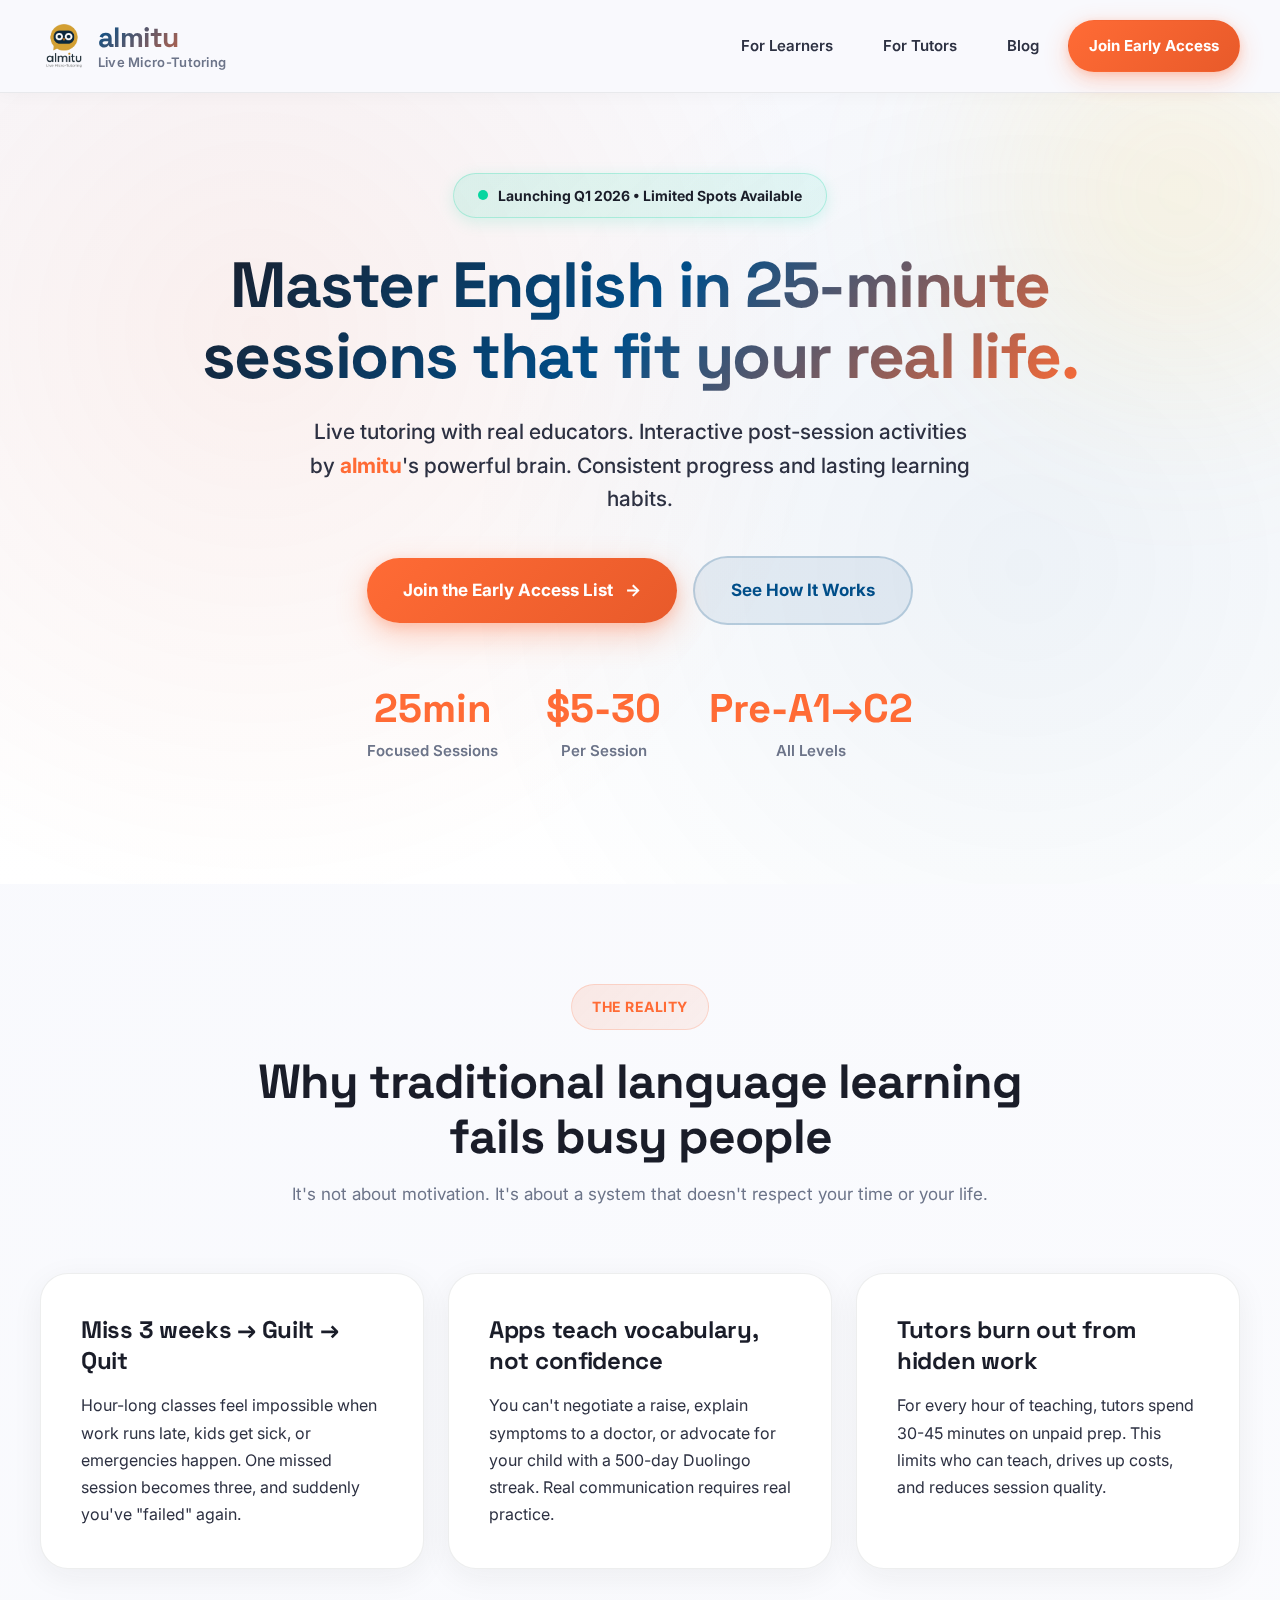
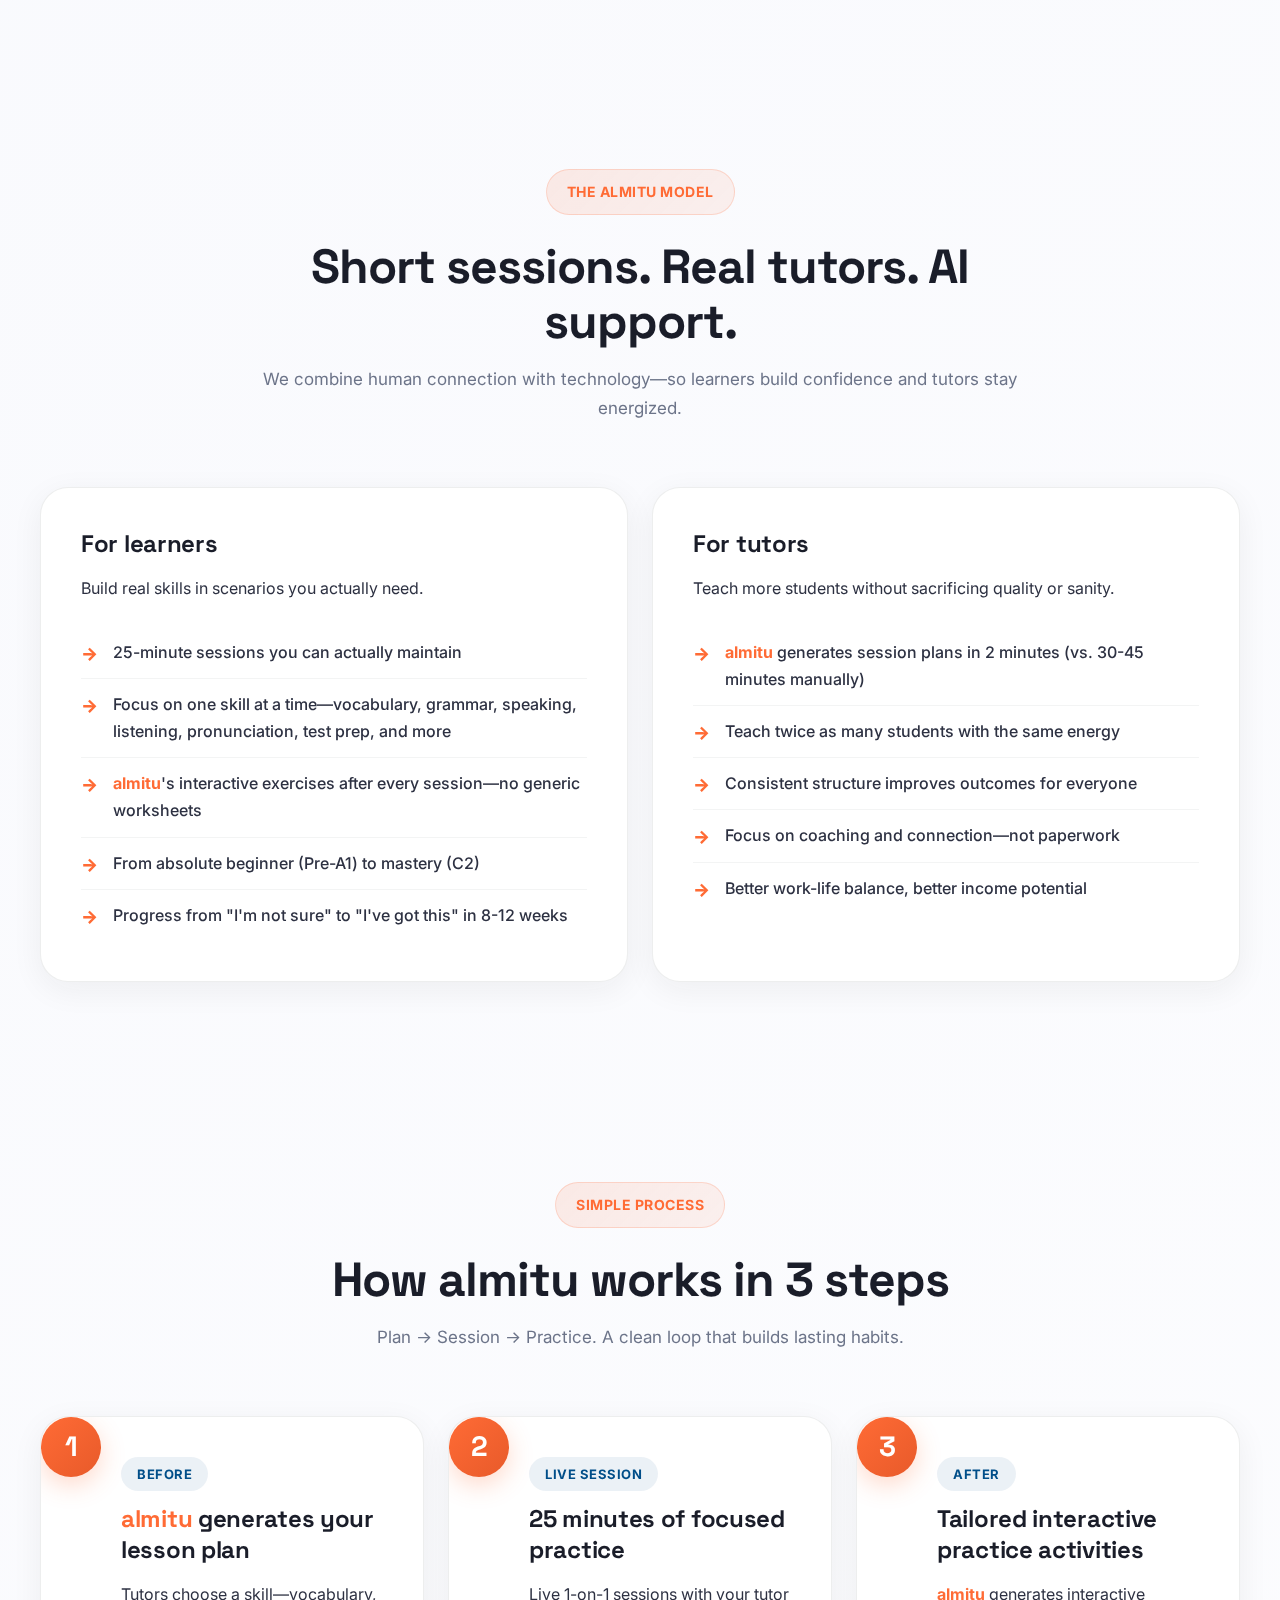
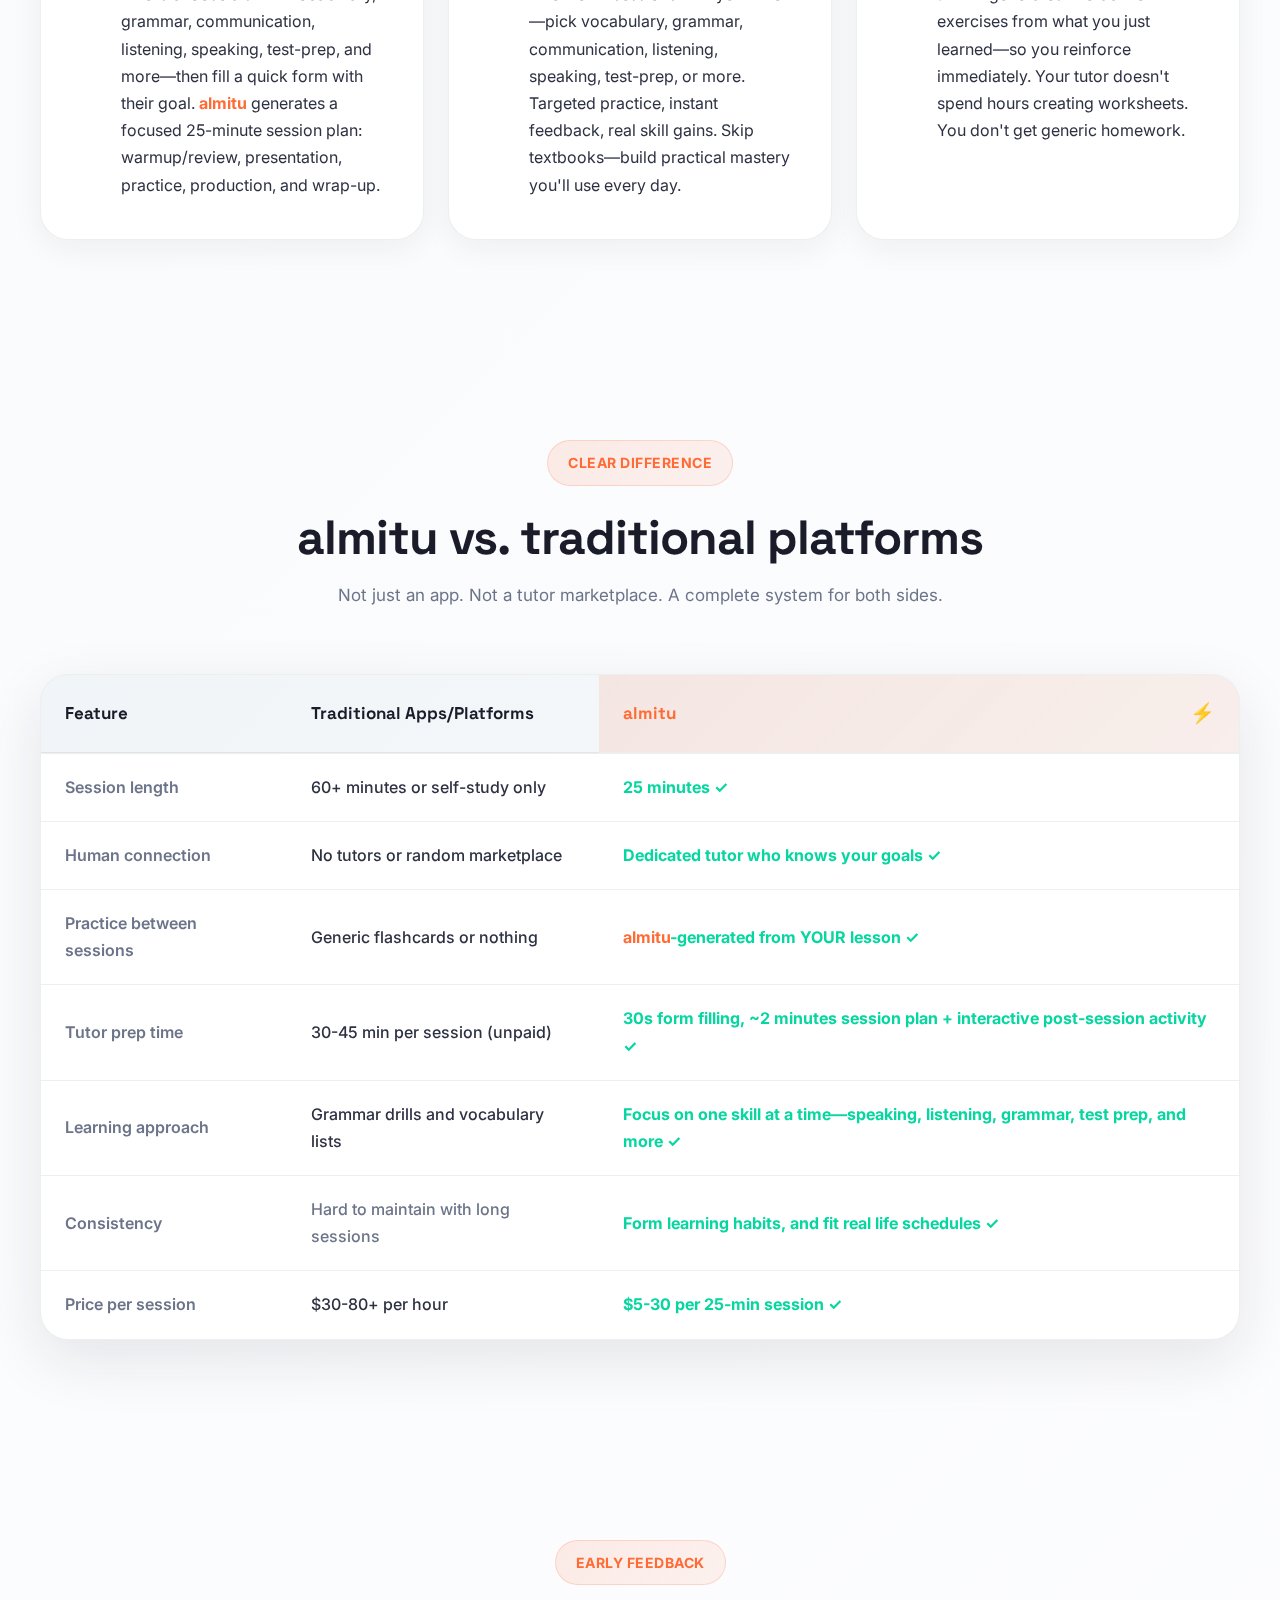
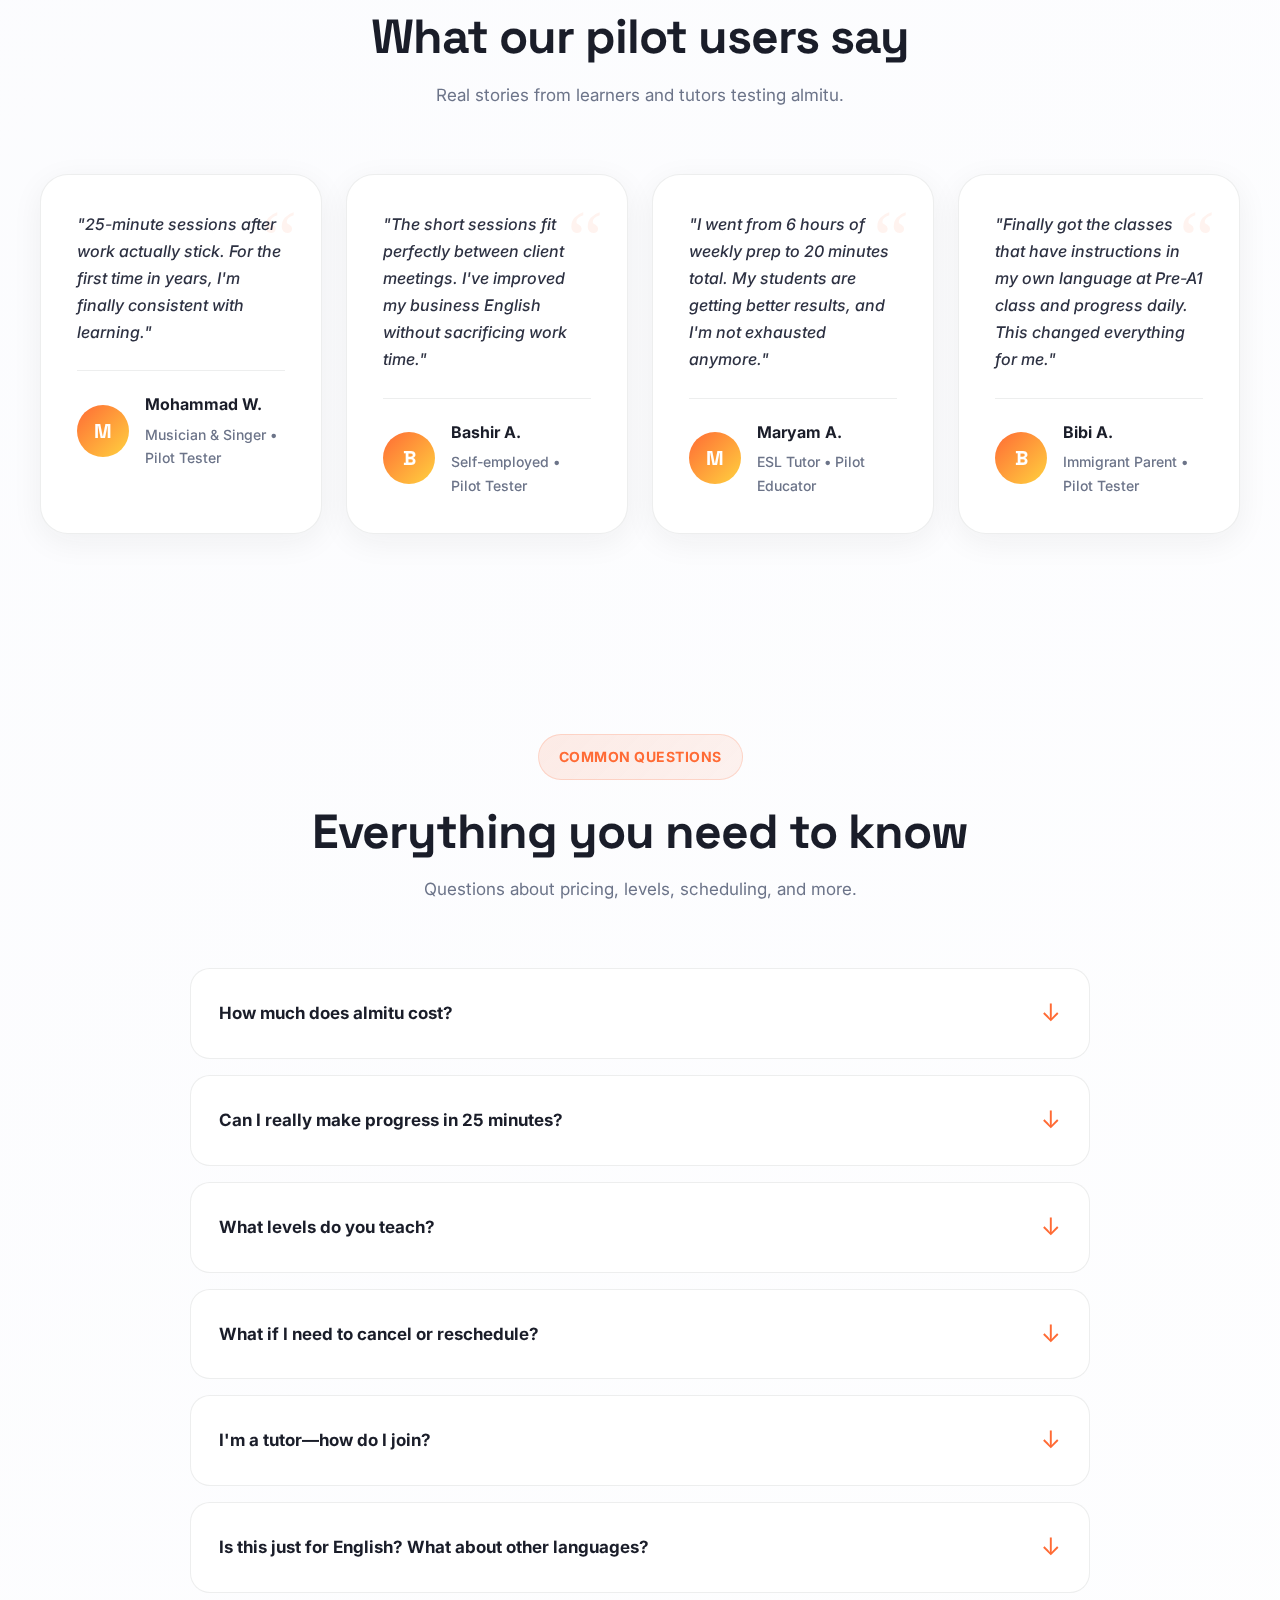
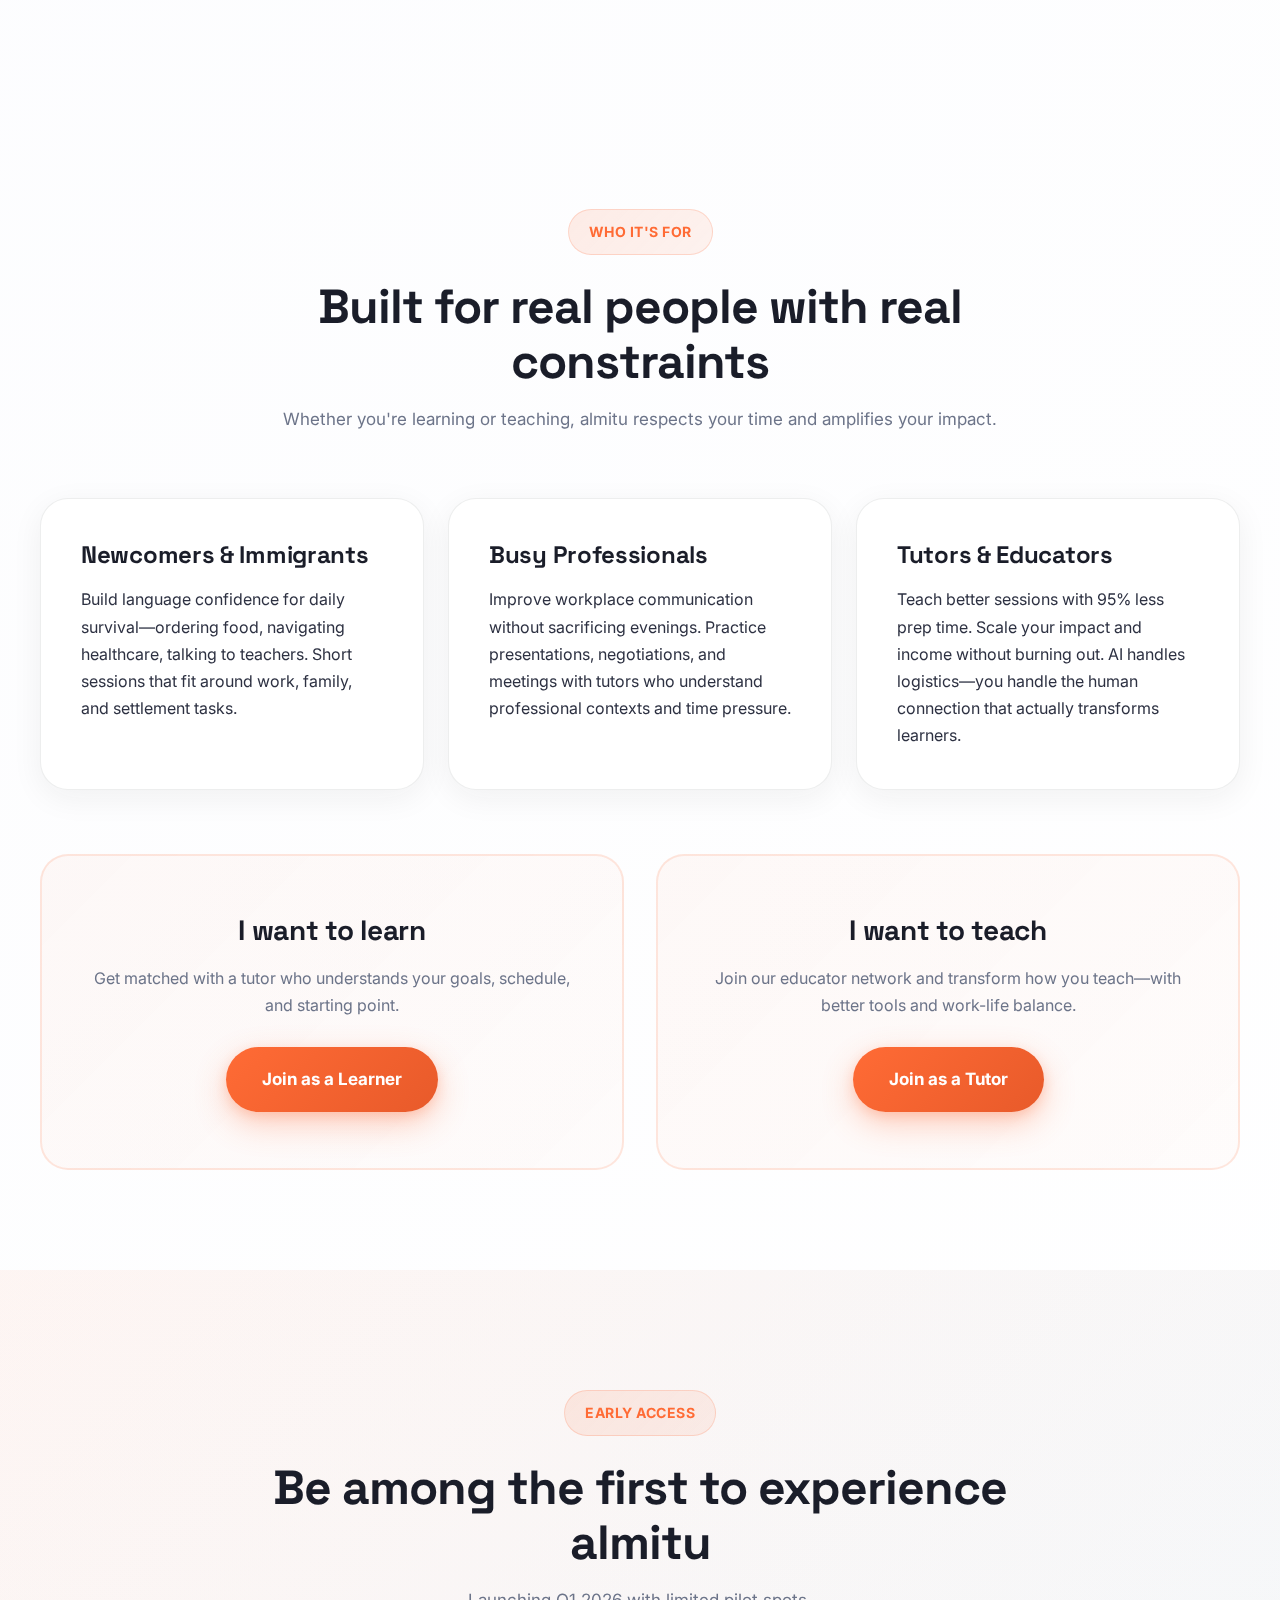
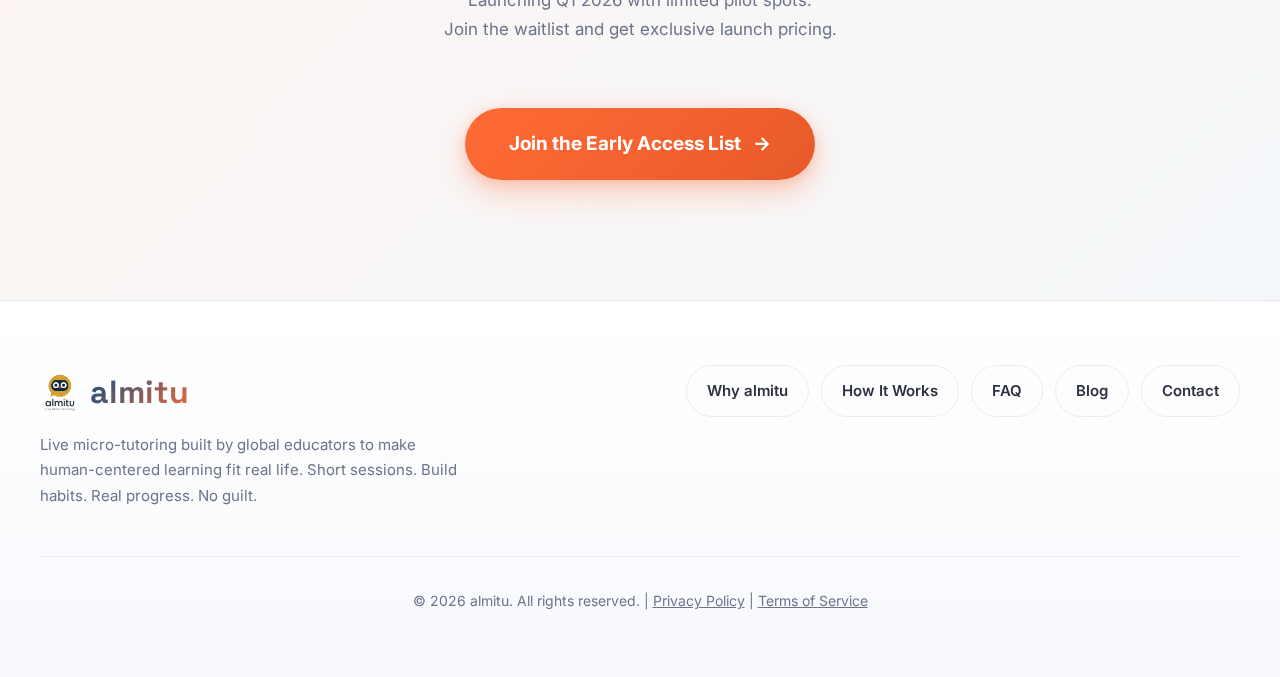
<file: index.html>
<!doctype html>
<html lang="en">

  <head>
    <meta charset="utf-8">
    <meta name="viewport" content="width=device-width, initial-scale=1">
    <meta http-equiv="X-UA-Compatible" content="IE=edge">
    <title>almitu — Live Micro-Tutoring for English Learners</title>
    <meta name="description"
      content="Learn English in 25-minute live sessions with real tutors. AI-powered practice between sessions. Built for busy schedules.">
    <meta name="author" content="almitu">
    <meta name="keywords"
      content="English tutoring, online English lessons, micro-learning, ESL, language learning, English practice, professional English">
    <link rel="canonical" href="https://www.almitu.com/">

    <!-- Open Graph / Social Media -->
    <meta property="og:title" content="almitu - Live Micro-Tutoring for English Learners">
    <meta property="og:description"
      content="25-minute live English tutoring sessions with AI-powered practice. Built for busy schedules.">
    <meta property="og:type" content="website">
    <meta property="og:url" content="https://www.almitu.com/">
    <meta property="og:image" content="https://www.almitu.com/images/og-image.jpg">
    <meta property="og:site_name" content="almitu">

    <!-- Twitter Card -->
    <meta name="twitter:card" content="summary_large_image">
    <meta name="twitter:title" content="almitu - Live Micro-Tutoring for English Learners">
    <meta name="twitter:description"
      content="25-minute live English tutoring sessions with AI-powered practice. Built for busy schedules.">
    <meta name="twitter:image" content="https://www.almitu.com/images/twitter-card.jpg">

    <!-- Favicon -->
    <link rel="icon" type="image/x-icon" href="images/favicon/favicon.ico">
    <link rel="icon" type="image/svg+xml" href="images/favicon/favicon.svg">
    <link rel="apple-touch-icon" sizes="180x180" href="images/favicon/apple-touch-icon.png">
    <link rel="icon" type="image/png" sizes="96x96" href="images/favicon/favicon-96x96.png">
    <link rel="manifest" href="images/favicon/site.webmanifest">

    <!-- Fonts -->
    <link rel="preconnect" href="https://fonts.googleapis.com">
    <link rel="preconnect" href="https://fonts.gstatic.com" crossorigin>
    <link
      href="https://fonts.googleapis.com/css2?family=Inter:wght@400;500;600;700;800;900&family=Space+Grotesk:wght@500;600;700&display=swap"
      rel="stylesheet">
    <link rel="stylesheet" href="css/styles.css">

  </head>

  <body>
    <!-- Header -->
    <header class="site-header">
      <div class="container">
        <nav class="nav" aria-label="Primary navigation">
          <a class="brand" href="#top" aria-label="almitu home">
            <img src="images/logo.png" alt="almitu" class="brand-logo">
            <div class="brand-text">
              <div class="name">almitu</div>
              <div class="tag">Live Micro-Tutoring</div>
            </div>
          </a>

          <ul class="nav-links">
            <li><a href="#solution">For Learners</a></li>
            <li><a href="#solution">For Tutors</a></li>
            <li><a href="blog.html">Blog</a></li>
            <li><a href="https://forms.gle/fEbpuxFvx3N8Rh2eA" target="_blank" rel="noopener noreferrer"
                class="nav-cta">Join Early Access</a></li>
          </ul>
        </nav>
      </div>
    </header>

    <main id="top">
      <!-- Hero -->
      <section class="hero">
        <div class="container">
          <div class="hero-content">
            <div class="launch-badge">
              <span class="pulse"></span>
              <span>Launching Q1 2026 • Limited Spots Available</span>
            </div>

            <h1>Master English in 25-minute sessions that fit your real life.</h1>
            <p class="hero-sub">
              Live tutoring with real educators. Interactive post-session activities by <span
                class="almitu-brand">almitu</span>'s powerful brain. Consistent progress and lasting learning habits.
            </p>

            <div class="cta-row">
              <a class="btn btn-primary" href="https://forms.gle/fEbpuxFvx3N8Rh2eA" target="_blank"
                rel="noopener noreferrer">
                Join the Early Access List
                <span aria-hidden="true">→</span>
              </a>
              <a class="btn btn-secondary" href="#how">
                See How It Works
              </a>
            </div>

            <div class="hero-stats">
              <div class="stat">
                <span class="stat-value">25min</span>
                <span class="stat-label">Focused Sessions</span>
              </div>
              <div class="stat">
                <span class="stat-value">$5-30</span>
                <span class="stat-label">Per Session</span>
              </div>
              <div class="stat">
                <span class="stat-value">Pre-A1→C2</span>
                <span class="stat-label">All Levels</span>
              </div>
            </div>
          </div>
        </div>
      </section>

      <!-- Problem -->
      <section id="problem">
        <div class="container">
          <div class="section-head">
            <span class="kicker">The Reality</span>
            <h2>Why traditional language learning fails busy people</h2>
            <p class="muted">It's not about motivation. It's about a system that doesn't respect your time or your life.
            </p>
          </div>

          <div class="grid-3">
            <article class="card">
              <h3>Miss 3 weeks → Guilt → Quit</h3>
              <p>Hour-long classes feel impossible when work runs late, kids get sick, or emergencies happen. One missed
                session becomes three, and suddenly you've "failed" again.</p>
            </article>

            <article class="card">
              <h3>Apps teach vocabulary, not confidence</h3>
              <p>You can't negotiate a raise, explain symptoms to a doctor, or advocate for your child with a 500-day
                Duolingo streak. Real communication requires real practice.</p>
            </article>

            <article class="card">
              <h3>Tutors burn out from hidden work</h3>
              <p>For every hour of teaching, tutors spend 30-45 minutes on unpaid prep. This limits who can teach,
                drives up costs, and reduces session quality.</p>
            </article>
          </div>
        </div>
      </section>

      <!-- Solution -->
      <section id="solution">
        <div class="container">
          <div class="section-head">
            <span class="kicker">The almitu Model</span>
            <h2>Short sessions. Real tutors. AI support.</h2>
            <p class="muted">
              We combine human connection with technology—so learners build confidence and tutors stay energized.
            </p>
          </div>

          <div class="grid-2">
            <article class="card" id="learners">
              <h3>For learners</h3>
              <p class="muted">Build real skills in scenarios you actually need.</p>
              <ul>
                <li>25-minute sessions you can actually maintain</li>
                <li>Focus on one skill at a time—vocabulary, grammar, speaking, listening, pronunciation, test prep, and
                  more</li>
                <li><span class="almitu-brand">almitu</span>'s interactive exercises after every session—no generic
                  worksheets</li>
                <li>From absolute beginner (Pre-A1) to mastery (C2)</li>
                <li>Progress from "I'm not sure" to "I've got this" in 8-12 weeks</li>
              </ul>
            </article>

            <article class="card" id="tutors">
              <h3>For tutors</h3>
              <p class="muted">Teach more students without sacrificing quality or sanity.</p>
              <ul>
                <li><span class="almitu-brand">almitu</span> generates session plans in 2 minutes (vs. 30-45 minutes
                  manually)</li>
                <li>Teach twice as many students with the same energy</li>
                <li>Consistent structure improves outcomes for everyone</li>
                <li>Focus on coaching and connection—not paperwork</li>
                <li>Better work-life balance, better income potential</li>
              </ul>
            </article>
          </div>
        </div>
      </section>

      <!-- How it works -->
      <section id="how">
        <div class="container">
          <div class="section-head">
            <span class="kicker">Simple Process</span>
            <h2>How almitu works in 3 steps</h2>
            <p class="muted">Plan → Session → Practice. A clean loop that builds lasting habits.</p>
          </div>

          <div class="grid-3">
            <article class="card feature-card">
              <div class="feature-num">1</div>
              <div class="feature-badge">Before</div>
              <h3><span class="almitu-brand">almitu</span> generates your lesson plan</h3>
              <p>Tutors choose a skill—vocabulary, grammar, communication, listening, speaking, test-prep, and more—then
                fill a quick form with their goal. <span class="almitu-brand">almitu</span> generates a focused
                25-minute session plan: warmup/review, presentation, practice, production, and wrap-up.</p>
            </article>

            <article class="card feature-card">
              <div class="feature-num">2</div>
              <div class="feature-badge">Live Session</div>
              <h3>25 minutes of focused practice</h3>
              <p>Live 1-on-1 sessions with your tutor—pick vocabulary, grammar, communication, listening, speaking,
                test-prep, or more. Targeted practice, instant feedback, real skill gains. Skip textbooks—build
                practical mastery you'll use every day.</p>
            </article>

            <article class="card feature-card">
              <div class="feature-num">3</div>
              <div class="feature-badge">After</div>
              <h3>Tailored interactive practice activities</h3>
              <p><span class="almitu-brand">almitu</span> generates interactive exercises from what you just learned—so
                you reinforce immediately. Your tutor doesn't spend hours creating worksheets. You don't get generic
                homework.</p>
            </article>
          </div>
        </div>
      </section>

      <!-- Comparison -->
      <section id="different">
        <div class="container">
          <div class="section-head">
            <span class="kicker">Clear Difference</span>
            <h2>almitu vs. traditional platforms</h2>
            <p class="muted">Not just an app. Not a tutor marketplace. A complete system for both sides.</p>
          </div>

          <div class="comparison-wrap">
            <table class="comparison-table">
              <thead>
                <tr>
                  <th>Feature</th>
                  <th>Traditional Apps/Platforms</th>
                  <th class="highlight">almitu</th>
                </tr>
              </thead>
              <tbody>
                <tr>
                  <td>Session length</td>
                  <td>60+ minutes or self-study only</td>
                  <td><span class="yes">25 minutes ✓</span></td>
                </tr>
                <tr>
                  <td>Human connection</td>
                  <td>No tutors or random marketplace</td>
                  <td><span class="yes">Dedicated tutor who knows your goals ✓</span></td>
                </tr>
                <tr>
                  <td>Practice between sessions</td>
                  <td>Generic flashcards or nothing</td>
                  <td><span class="yes"><span class="almitu-brand">almitu</span>-generated from YOUR lesson ✓</span>
                  </td>
                </tr>
                <tr>
                  <td>Tutor prep time</td>
                  <td>30-45 min per session (unpaid)</td>
                  <td><span class="yes">30s form filling, ~2 minutes session plan + interactive post-session activity
                      ✓</span></td>
                </tr>
                <tr>
                  <td>Learning approach</td>
                  <td>Grammar drills and vocabulary lists</td>
                  <td><span class="yes">Focus on one skill at a time—speaking, listening, grammar, test prep, and more
                      ✓</span></td>
                </tr>
                <tr>
                  <td>Consistency</td>
                  <td class="no">Hard to maintain with long sessions</td>
                  <td><span class="yes">Form learning habits, and fit real life schedules ✓</span></td>
                </tr>
                <tr>
                  <td>Price per session</td>
                  <td>$30-80+ per hour</td>
                  <td><span class="yes">$5-30 per 25-min session ✓</span></td>
                </tr>
              </tbody>
            </table>
          </div>
        </div>
      </section>

      <!-- Testimonials -->
      <section id="testimonials">
        <div class="container">
          <div class="section-head">
            <span class="kicker">Early Feedback</span>
            <h2>What our pilot users say</h2>
            <p class="muted">Real stories from learners and tutors testing almitu.</p>
          </div>

          <div class="testimonials">
            <article class="testimonial">
              <h3 class="sr-only">Testimonial from Mohammad W.</h3>
              <p class="quote">"25-minute sessions after work actually stick. For the first time in years, I'm finally
                consistent with learning."</p>
              <div class="author">
                <div class="avatar">M</div>
                <div class="info">
                  <div class="name">Mohammad W.</div>
                  <div class="role">Musician & Singer • Pilot Tester</div>
                </div>
              </div>
            </article>

            <article class="testimonial">
              <h3 class="sr-only">Testimonial from Bashir A.</h3>
              <p class="quote">"The short sessions fit perfectly between client meetings. I've improved my business
                English without sacrificing work time."</p>
              <div class="author">
                <div class="avatar">B</div>
                <div class="info">
                  <div class="name">Bashir A.</div>
                  <div class="role">Self-employed • Pilot Tester</div>
                </div>
              </div>
            </article>

            <article class="testimonial">
              <h3 class="sr-only">Testimonial from Maryam A.</h3>
              <p class="quote">"I went from 6 hours of weekly prep to 20 minutes total. My students are getting better
                results, and I'm not exhausted anymore."</p>
              <div class="author">
                <div class="avatar">M</div>
                <div class="info">
                  <div class="name">Maryam A.</div>
                  <div class="role">ESL Tutor • Pilot Educator</div>
                </div>
              </div>
            </article>

            <article class="testimonial">
              <h3 class="sr-only">Testimonial from Bibi A.</h3>
              <p class="quote">"Finally got the classes that have instructions in my own language at Pre-A1 class and
                progress daily. This changed everything for me."</p>
              <div class="author">
                <div class="avatar">B</div>
                <div class="info">
                  <div class="name">Bibi A.</div>
                  <div class="role">Immigrant Parent • Pilot Tester</div>
                </div>
              </div>
            </article>
          </div>
        </div>
      </section>

      <!-- FAQ -->
      <section id="faq">
        <div class="container">
          <div class="section-head">
            <span class="kicker">Common Questions</span>
            <h2>Everything you need to know</h2>
            <p class="muted">Questions about pricing, levels, scheduling, and more.</p>
          </div>

          <div class="faq-list">
            <div class="faq-item">
              <button class="faq-question" onclick="toggleFaq(this)">
                <span>How much does almitu cost?</span>
                <span class="icon">↓</span>
              </button>
              <div class="faq-answer">
                <div class="faq-answer-content">
                  Sessions range from $5-30 depending on your tutor's experience and specialization. Early access
                  members will receive exclusive launch pricing with significant discounts on multi-session packages.
                  Specific pricing will be finalized before our Q1 2026 launch.
                </div>
              </div>
            </div>

            <div class="faq-item">
              <button class="faq-question" onclick="toggleFaq(this)">
                <span>Can I really make progress in 25 minutes?</span>
                <span class="icon">↓</span>
              </button>
              <div class="faq-answer">
                <div class="faq-answer-content">
                  Absolutely. Research shows that consistent, focused practice outperforms sporadic long sessions.
                  You're getting 25 minutes of live practice PLUS interactive post-session exercises between sessions,
                  so learning happens daily. Most learners see measurable progress within 4-6 weeks.
                </div>
              </div>
            </div>

            <div class="faq-item">
              <button class="faq-question" onclick="toggleFaq(this)">
                <span>What levels do you teach?</span>
                <span class="icon">↓</span>
              </button>
              <div class="faq-answer">
                <div class="faq-answer-content">
                  We support absolute beginners (Pre-A1) through mastery level (C2). Whether you're learning survival
                  English for daily life or refining executive communication, <span class="almitu-brand">almitu</span>
                  adapts to your level and goals. Our <span class="almitu-brand">almitu</span>'s powerful brain
                  generates appropriate content for every proficiency level.
                </div>
              </div>
            </div>

            <div class="faq-item">
              <button class="faq-question" onclick="toggleFaq(this)">
                <span>What if I need to cancel or reschedule?</span>
                <span class="icon">↓</span>
              </button>
              <div class="faq-answer">
                <div class="faq-answer-content">
                  Life happens—we get it. Cancel or reschedule up to 10 hours before your session with no penalty. We'll
                  share full details about our flexible scheduling and cancellation policy with early access members.
                </div>
              </div>
            </div>

            <div class="faq-item">
              <button class="faq-question" onclick="toggleFaq(this)">
                <span>I'm a tutor—how do I join?</span>
                <span class="icon">↓</span>
              </button>
              <div class="faq-answer">
                <div class="faq-answer-content">
                  We're onboarding select tutors for our Q1 2026 pilot. Click "Join as a Tutor" below and fill out the
                  application. We're looking for passionate educators who want to teach more effectively with less prep
                  work. We'll reach out with details on qualifications, training, and compensation.
                </div>
              </div>
            </div>

            <div class="faq-item">
              <button class="faq-question" onclick="toggleFaq(this)">
                <span>Is this just for English? What about other languages?</span>
                <span class="icon">↓</span>
              </button>
              <div class="faq-answer">
                <div class="faq-answer-content">
                  We're launching with English first because that's where demand is highest. However, the almitu model
                  works for any language. If there's strong demand for other languages (Spanish, French, Arabic, etc.),
                  we'll expand—so let us know what you'd like to see!
                </div>
              </div>
            </div>
          </div>
        </div>
      </section>

      <!-- Personas CTA -->
      <section id="personas">
        <div class="container">
          <div class="section-head">
            <span class="kicker">Who It's For</span>
            <h2>Built for real people with real constraints</h2>
            <p class="muted">Whether you're learning or teaching, almitu respects your time and amplifies your impact.
            </p>
          </div>

          <div class="grid-3">
            <article class="card">
              <h3>Newcomers & Immigrants</h3>
              <p>Build language confidence for daily survival—ordering food, navigating healthcare, talking to teachers.
                Short sessions that fit around work, family, and settlement tasks.</p>
            </article>

            <article class="card">
              <h3>Busy Professionals</h3>
              <p>Improve workplace communication without sacrificing evenings. Practice presentations, negotiations, and
                meetings with tutors who understand professional contexts and time pressure.</p>
            </article>

            <article class="card">
              <h3>Tutors & Educators</h3>
              <p>Teach better sessions with 95% less prep time. Scale your impact and income without burning out. AI
                handles logistics—you handle the human connection that actually transforms learners.</p>
            </article>
          </div>

          <div class="cta-cards">
            <div class="cta-card">
              <h3>I want to learn</h3>
              <p>Get matched with a tutor who understands your goals, schedule, and starting point.</p>
              <a class="btn btn-primary" href="https://forms.gle/N9mbWfQLePSCH4Fw5" target="_blank"
                rel="noopener noreferrer">Join as a Learner</a>
            </div>

            <div class="cta-card">
              <h3>I want to teach</h3>
              <p>Join our educator network and transform how you teach—with better tools and work-life balance.</p>
              <a class="btn btn-primary" href="https://forms.gle/v76pqHyb8pJ94pY69" target="_blank"
                rel="noopener noreferrer">Join as a Tutor</a>
            </div>
          </div>
        </div>
      </section>

      <!-- Final CTA -->
      <section id="final-cta"
        style="padding:120px 0; background: linear-gradient(135deg, rgba(255,107,53,.06), rgba(0,78,137,.04));">
        <div class="container">
          <div class="section-head">
            <span class="kicker">Early Access</span>
            <h2>Be among the first to experience almitu</h2>
            <p class="muted">
              Launching Q1 2026 with limited pilot spots.<br>
              Join the waitlist and get exclusive launch pricing.
            </p>
          </div>

          <div style="display:flex; justify-content:center;">
            <a class="btn btn-primary" href="https://forms.gle/fEbpuxFvx3N8Rh2eA" target="_blank"
              rel="noopener noreferrer" style="font-size:19px; padding:20px 44px;">
              Join the Early Access List
              <span aria-hidden="true">→</span>
            </a>
          </div>
        </div>
      </section>
    </main>

    <!-- Footer -->
    <footer>
      <div class="container">
        <div class="footer-grid">
          <div class="footer-left">
            <div class="footer-brand">
              <img src="images/logo.png" alt="almitu" class="footer-logo">
              <span class="footer-brand-text">almitu</span>
            </div>
            <p class="footer-desc">Live micro-tutoring built by global educators to make human-centered learning fit
              real life. Short sessions. Build habits. Real progress. No guilt.</p>
          </div>

          <nav class="footer-links" aria-label="Footer links">
            <a href="#problem">Why almitu</a>
            <a href="#how">How It Works</a>
            <a href="#faq">FAQ</a>
            <a href="blog.html">Blog</a>
            <a href="mailto:hello@almitu.com">Contact</a>
          </nav>
        </div>

        <div style="margin-top:48px; padding-top:32px; border-top:1px solid var(--line); text-align:center;">
          <p style="color:var(--muted); font-size:14px; margin:0;">
            © 2026 almitu. All rights reserved. |
            <a href="/privacy" style="color:var(--muted); text-decoration:underline;">Privacy Policy</a> |
            <a href="/terms" style="color:var(--muted); text-decoration:underline;">Terms of Service</a>
          </p>
        </div>
      </div>
    </footer>

    <script src="js/main.js"></script>


    <!-- Google Analytics placeholder - Add your tracking ID -->
    <!-- <script async src="https://www.googletagmanager.com/gtag/js?id=GA_MEASUREMENT_ID"></script> -->
  </body>

</html>
</file>
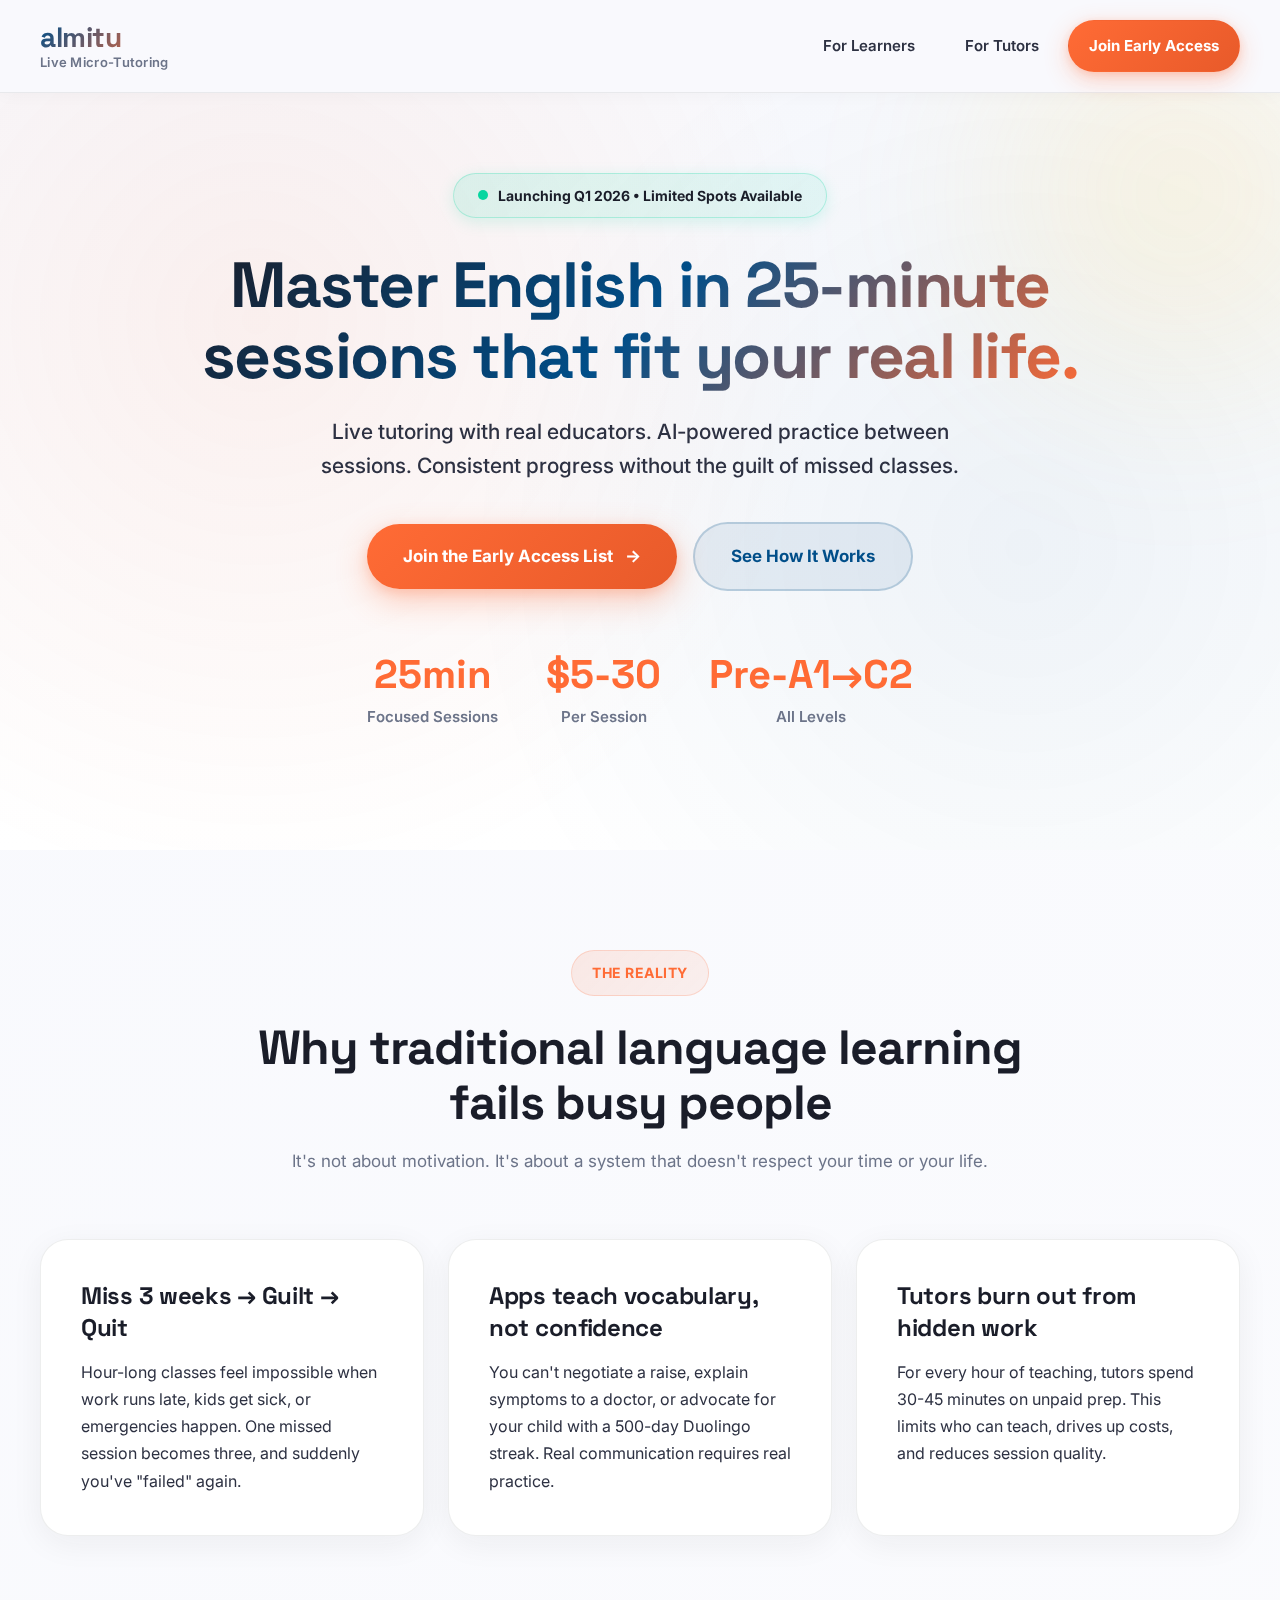
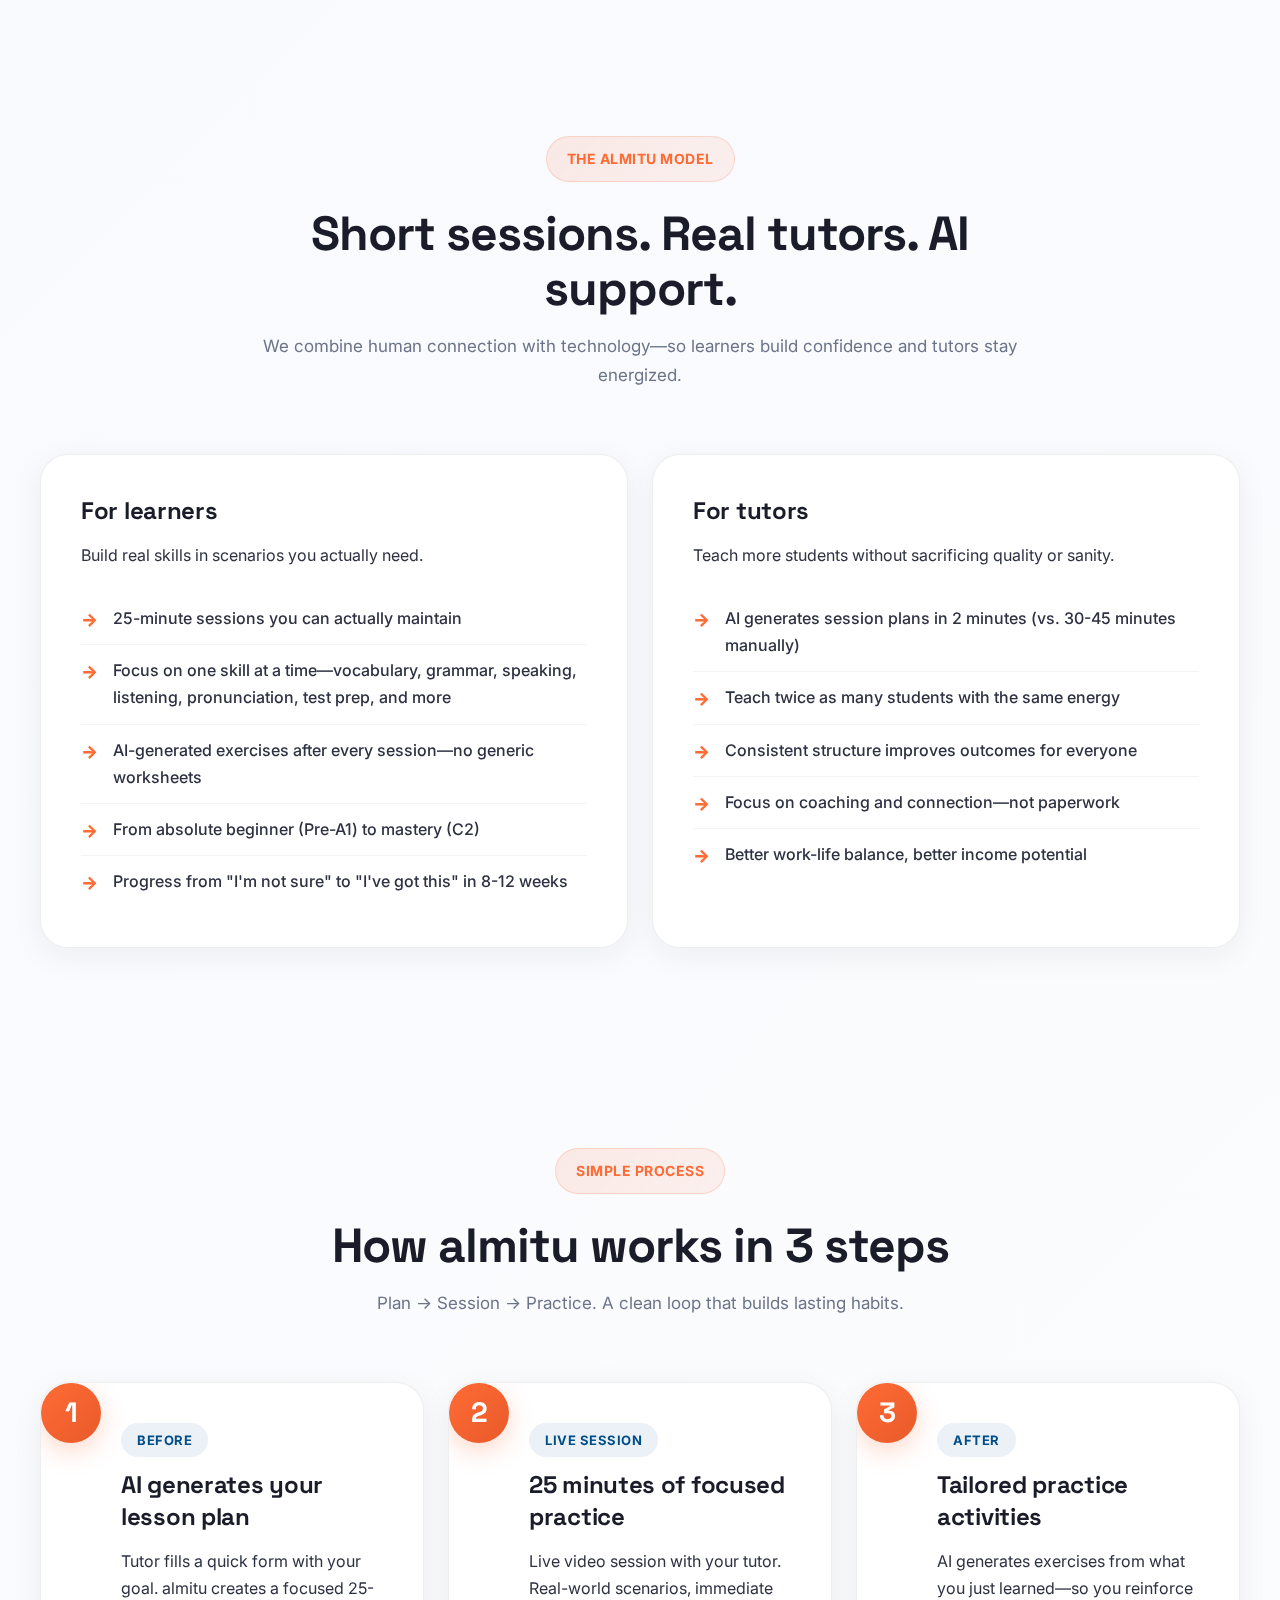
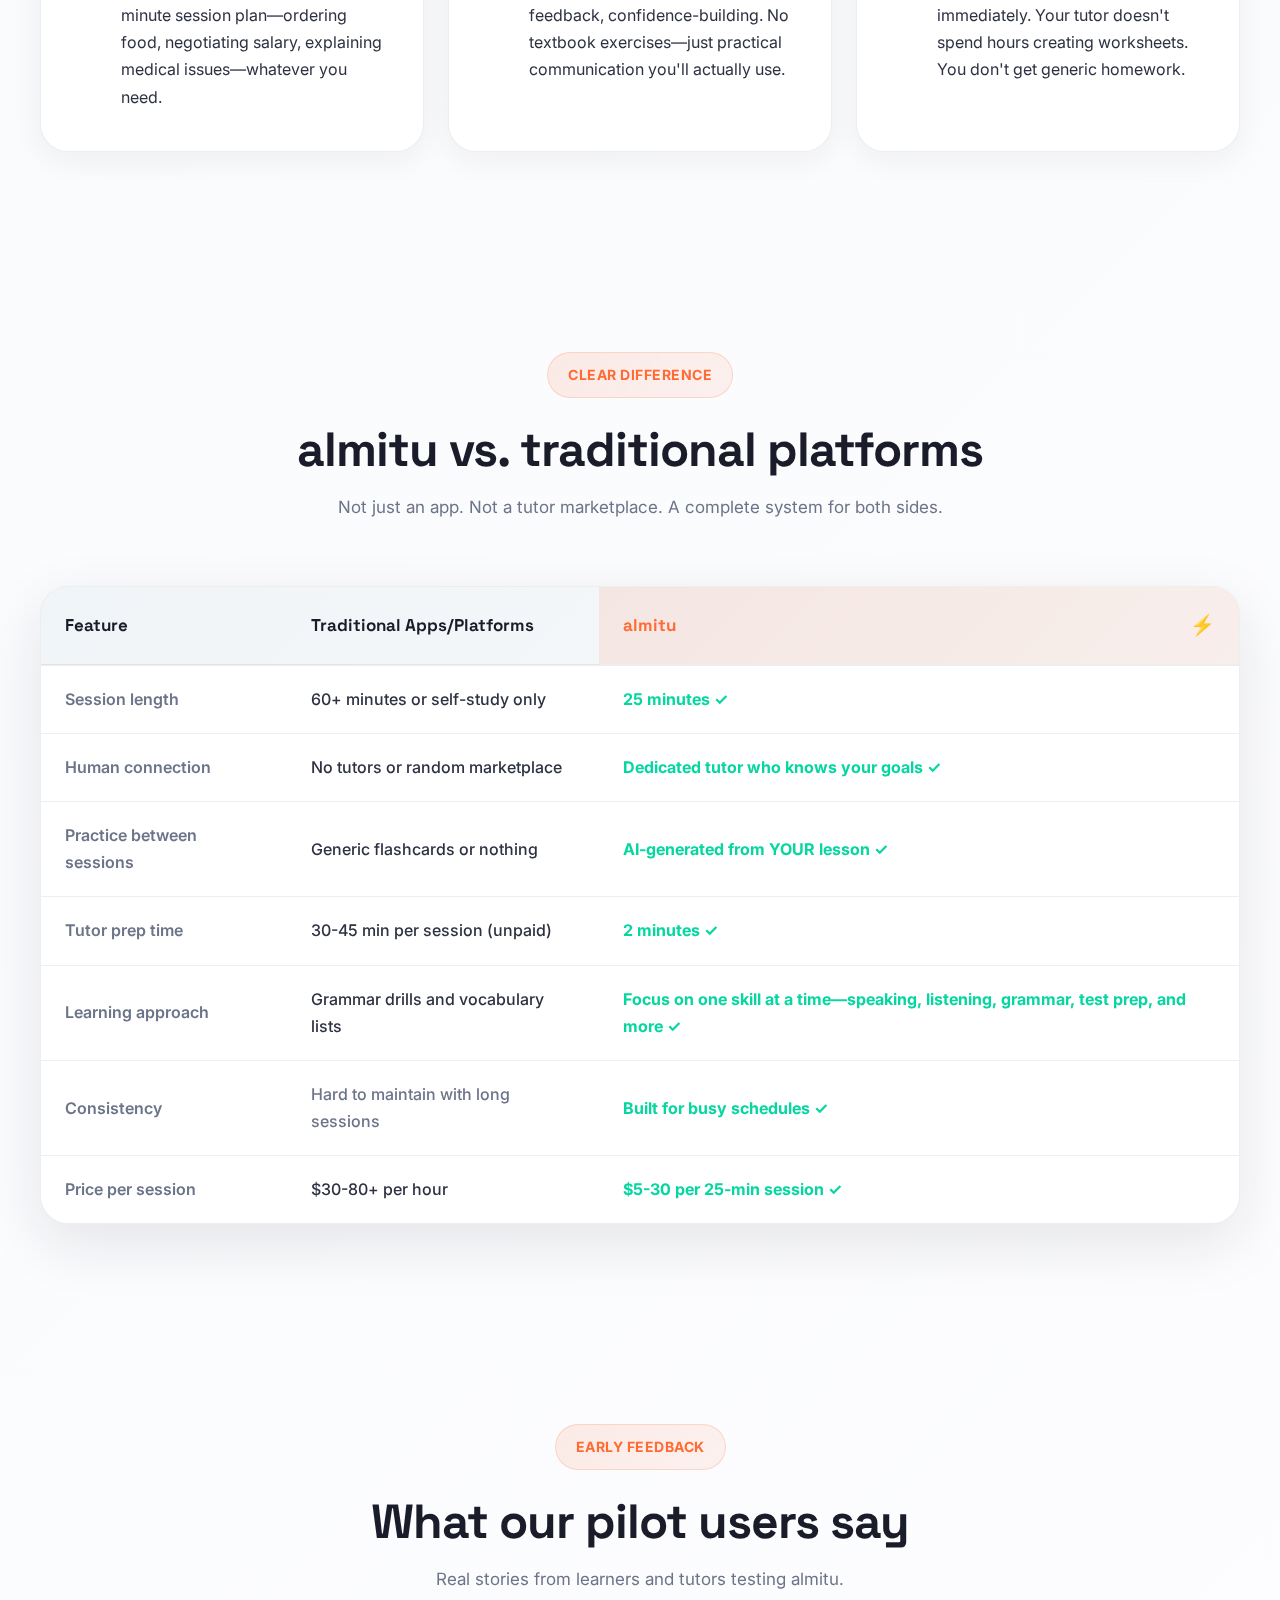
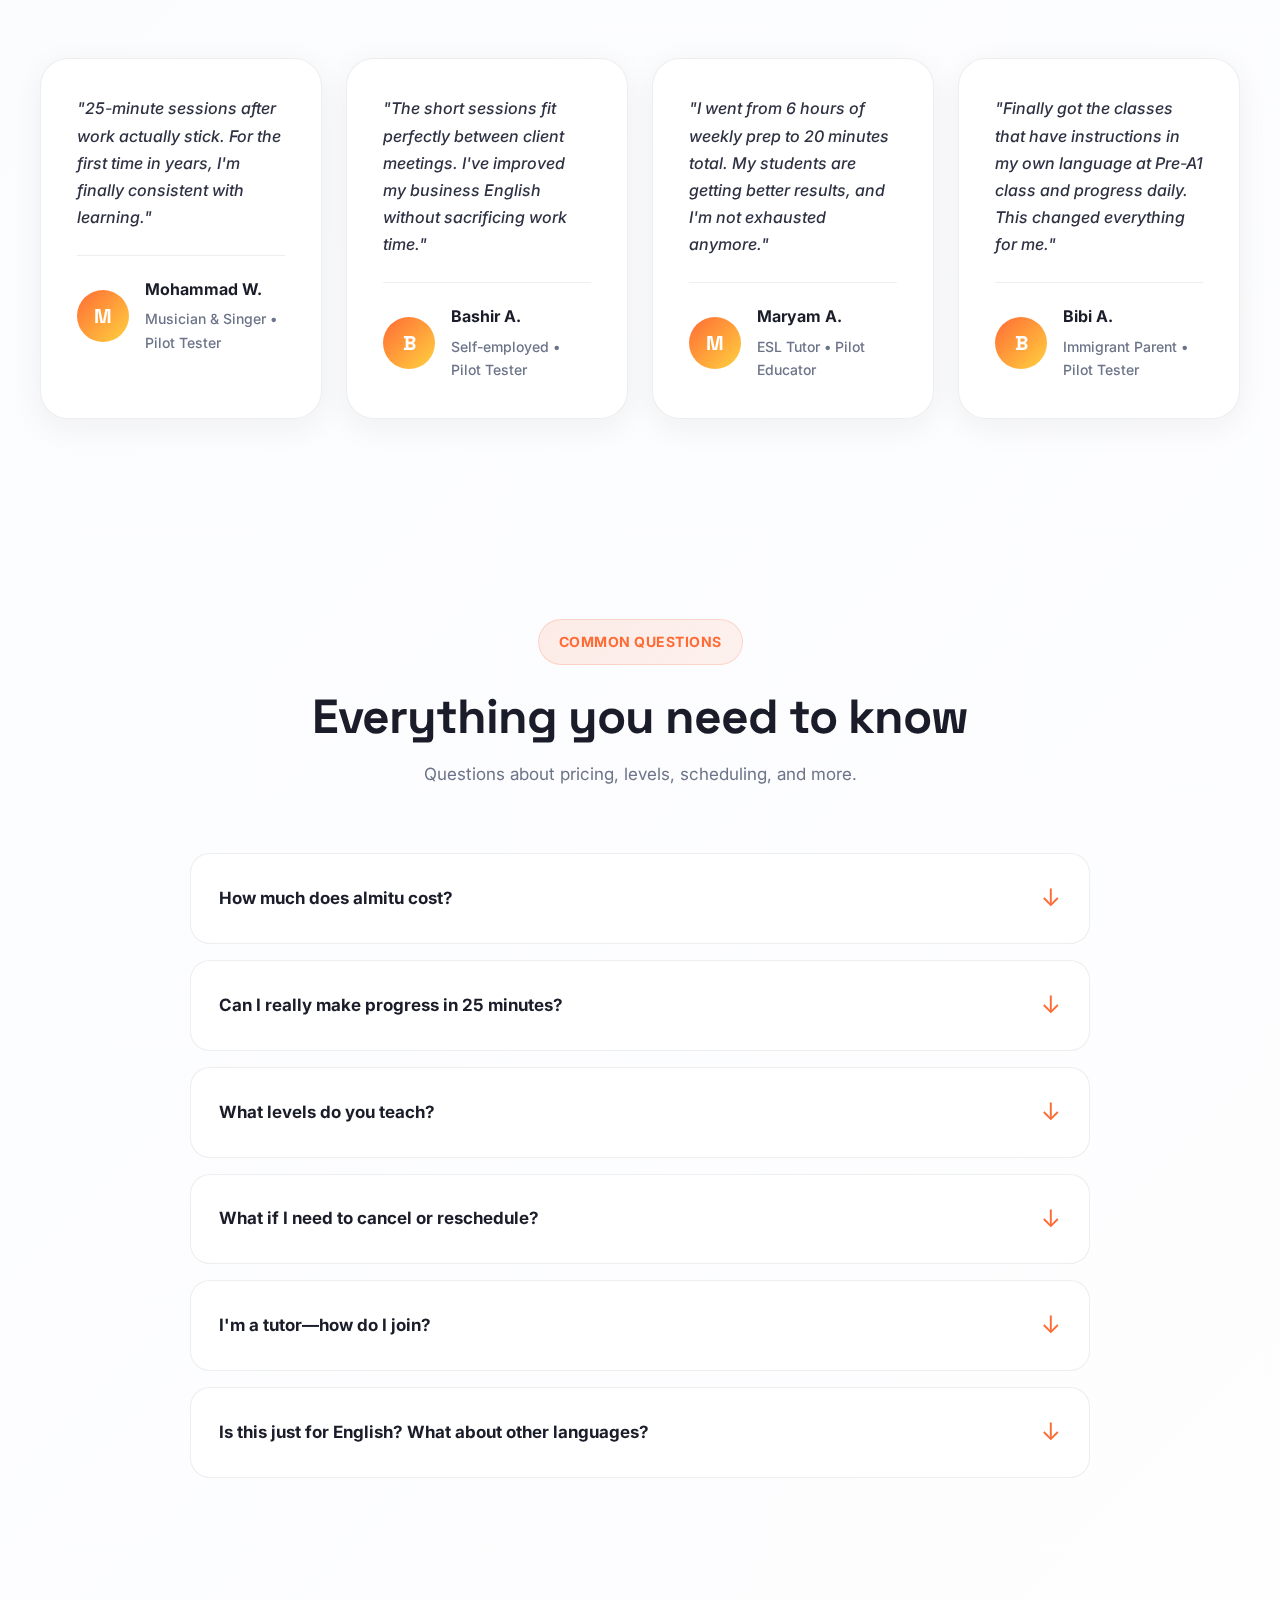
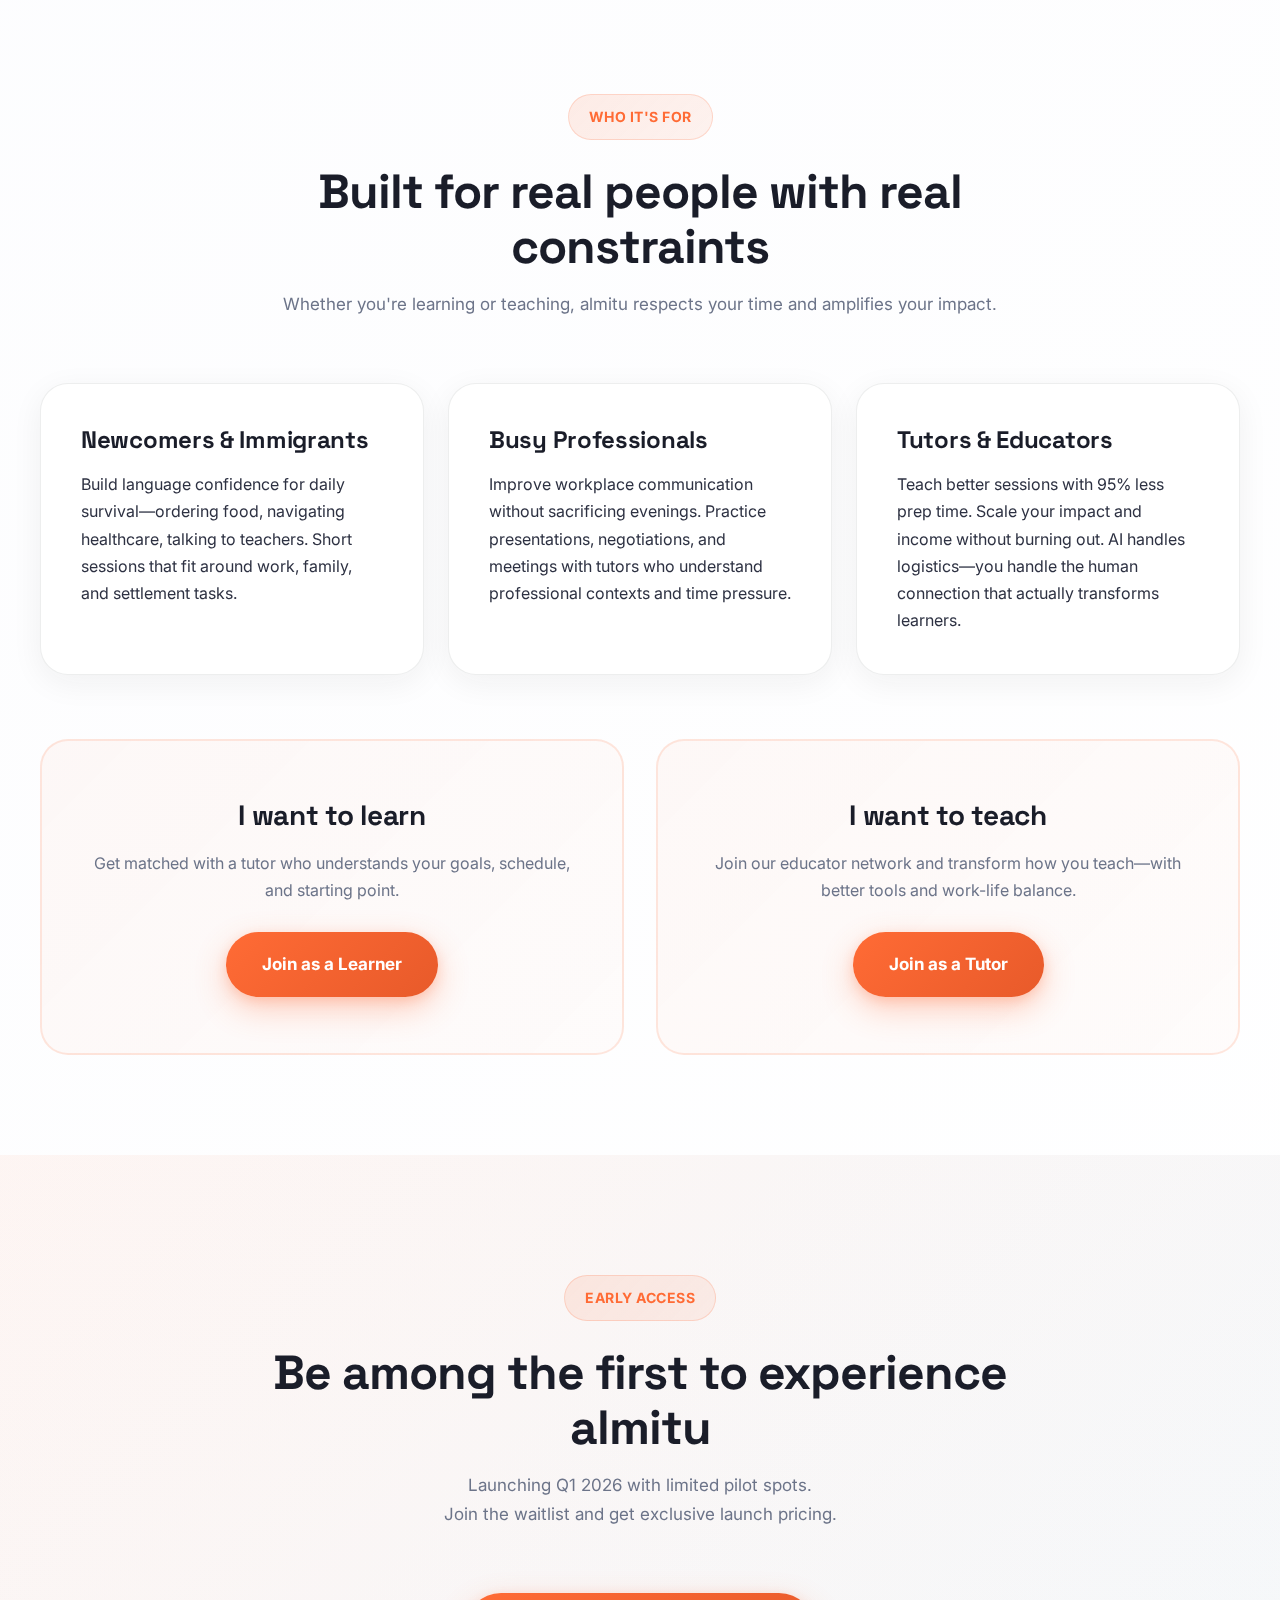
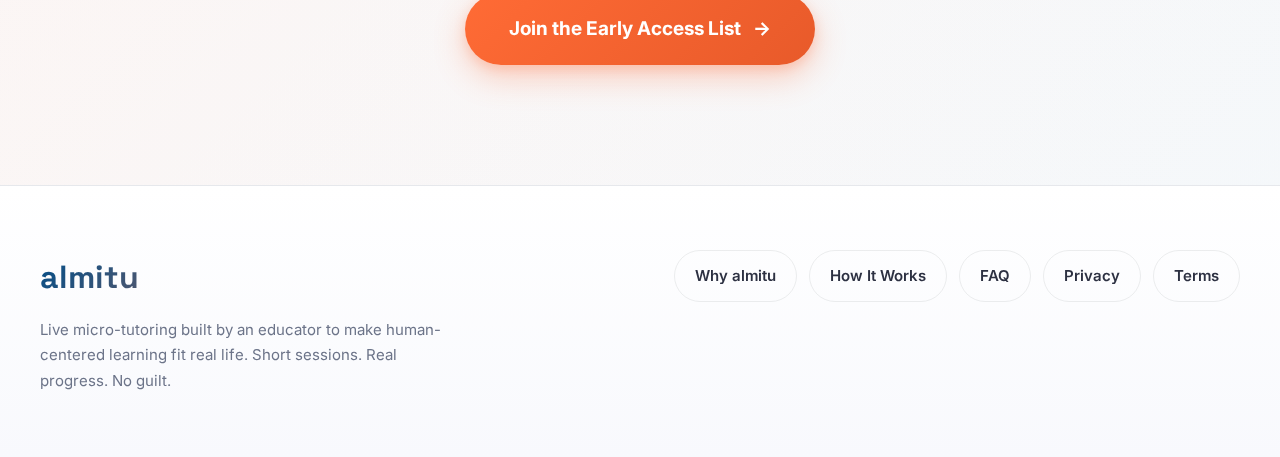
<file: almitu-landing-page.html>
<!doctype html>
<html lang="en">
<head>
  <meta charset="utf-8" />
  <meta name="viewport" content="width=device-width, initial-scale=1" />
  <title>almitu — Live Micro-Tutoring for English Learners</title>
  <meta name="description" content="Learn English in 25-minute live sessions with real tutors. AI-powered practice between sessions. Built for busy schedules." />
  
  <!-- Open Graph / Social Media -->
  <meta property="og:title" content="almitu - Live Micro-Tutoring for English Learners" />
  <meta property="og:description" content="25-minute live English tutoring sessions with AI-powered practice. Built for busy schedules." />
  <meta property="og:type" content="website" />
  
  <!-- Fonts -->
  <link rel="preconnect" href="https://fonts.googleapis.com">
  <link rel="preconnect" href="https://fonts.gstatic.com" crossorigin>
  <link href="https://fonts.googleapis.com/css2?family=Inter:wght@400;500;600;700;800;900&family=Space+Grotesk:wght@500;600;700&display=swap" rel="stylesheet">

  <style>
    :root{
      /* 2026 Modern EdTech Palette */
      --primary: #FF6B35;
      --primary-dark: #E85A2A;
      --primary-light: #FF8C66;
      --secondary: #004E89;
      --secondary-dark: #003D6B;
      --accent: #FFD23F;
      --success: #06D6A0;
      --navy: #1A1D29;
      --ink: #2D3142;
      --muted: #6C7489;
      --bg: #F8F9FD;
      --card: #FFFFFF;
      --line: rgba(29,33,41,.08);
      --shadow: 0 8px 32px rgba(29,33,41,.06);
      --shadow-lg: 0 20px 60px rgba(29,33,41,.10);
      --shadow-xl: 0 30px 80px rgba(29,33,41,.12);
      --radius-xl: 28px;
      --radius-lg: 20px;
      --radius-md: 16px;
      --radius-pill: 999px;
      --container: 1200px;
    }

    *{ box-sizing:border-box; }
    html{ scroll-behavior:smooth; }
    body{
      margin:0;
      font-family: "Inter", -apple-system, BlinkMacSystemFont, "Segoe UI", sans-serif;
      background: linear-gradient(135deg, #F8F9FD 0%, #FFFFFF 100%);
      color: var(--ink);
      line-height:1.7;
      -webkit-font-smoothing: antialiased;
      -moz-osx-font-smoothing: grayscale;
    }

    a{ color:inherit; text-decoration:none; }

    .container{
      width:min(var(--container), calc(100% - 48px));
      margin-inline:auto;
    }

    /* Header */
    .site-header{
      position:sticky;
      top:0;
      z-index:100;
      backdrop-filter: blur(16px) saturate(180%);
      background: rgba(248,249,253,.92);
      border-bottom:1px solid var(--line);
      box-shadow: 0 2px 16px rgba(29,33,41,.03);
    }
    .nav{
      display:flex;
      align-items:center;
      justify-content:space-between;
      gap:24px;
      padding:20px 0;
    }

    .brand{
      display:flex;
      flex-direction:column;
      line-height:1.1;
    }
    .brand .name{
      font-family: "Space Grotesk", sans-serif;
      font-weight:700;
      letter-spacing:-.5px;
      color:var(--navy);
      font-size:28px;
      background: linear-gradient(135deg, var(--secondary), var(--primary));
      -webkit-background-clip: text;
      -webkit-text-fill-color: transparent;
      background-clip: text;
    }
    .brand .tag{
      font-size:13px;
      color:var(--muted);
      font-weight:600;
      letter-spacing:.3px;
      margin-top:2px;
    }

    .nav-links{
      display:flex;
      align-items:center;
      gap:8px;
      list-style:none;
      padding:0;
      margin:0;
    }
    .nav-links a{
      display:inline-flex;
      align-items:center;
      padding:12px 20px;
      border-radius: var(--radius-pill);
      font-weight:600;
      font-size:15px;
      color:var(--ink);
      text-decoration:none;
      border:1px solid transparent;
      transition: all .2s cubic-bezier(0.4, 0, 0.2, 1);
    }
    .nav-links a:hover{
      background: rgba(29,33,41,.04);
    }
    .nav-links a.active{
      background: rgba(0,78,137,.06);
      color: var(--secondary);
    }

    .nav-cta{
      background: linear-gradient(135deg, var(--primary), var(--primary-dark)) !important;
      color: #fff !important;
      box-shadow: 0 8px 24px rgba(255,107,53,.30), 0 2px 8px rgba(255,107,53,.20);
      font-weight:700 !important;
    }
    .nav-cta:hover{
      transform: translateY(-2px);
      box-shadow: 0 12px 32px rgba(255,107,53,.35), 0 4px 12px rgba(255,107,53,.25);
    }

    /* Typography */
    h1,h2,h3{
      margin:0 0 16px;
      color: var(--navy);
      letter-spacing: -.5px;
      font-weight:800;
      font-family: "Space Grotesk", sans-serif;
    }
    h1{
      font-size: clamp(40px, 6vw, 64px);
      line-height: 1.1;
      letter-spacing: -1.5px;
    }
    h2{
      font-size: clamp(32px, 4.5vw, 48px);
      line-height: 1.15;
      letter-spacing: -1px;
    }
    h3{
      font-size: 24px;
      line-height: 1.3;
      letter-spacing: -.3px;
    }
    p{ 
      margin:0; 
      color: var(--ink);
      font-size: 17px;
      line-height:1.7;
    }
    .muted{ color: var(--muted); }

    /* Sections */
    section{
      padding: 100px 0;
      position:relative;
    }
    .section-head{
      max-width: 840px;
      margin-bottom: 64px;
      text-align:center;
      margin-inline:auto;
    }
    .kicker{
      display:inline-flex;
      gap:8px;
      align-items:center;
      font-weight:700;
      color: var(--primary);
      background: linear-gradient(135deg, rgba(255,107,53,.12), rgba(255,107,53,.08));
      border: 1px solid rgba(255,107,53,.20);
      padding: 10px 20px;
      border-radius: var(--radius-pill);
      font-size: 14px;
      margin-bottom: 24px;
      letter-spacing: .5px;
      text-transform:uppercase;
    }

    /* Hero */
    .hero{
      padding: 80px 0 120px;
      background: 
        radial-gradient(circle at 20% 30%, rgba(255,107,53,.08), transparent 50%),
        radial-gradient(circle at 80% 60%, rgba(0,78,137,.06), transparent 50%),
        linear-gradient(180deg, var(--bg) 0%, #ffffff 100%);
      position:relative;
      overflow:hidden;
    }
    .hero:before{
      content:"";
      position:absolute;
      width:600px;
      height:600px;
      background: radial-gradient(circle, rgba(255,210,63,.15), transparent 70%);
      top:-200px;
      right:-200px;
      border-radius:50%;
      filter:blur(60px);
      pointer-events:none;
    }

    .hero-content{
      max-width: 900px;
      margin:0 auto;
      text-align:center;
      position:relative;
      z-index:2;
    }

    .launch-badge{
      display:inline-flex;
      align-items:center;
      gap:10px;
      padding: 10px 24px;
      border-radius: var(--radius-pill);
      border: 1px solid rgba(6,214,160,.25);
      background: linear-gradient(135deg, rgba(6,214,160,.12), rgba(6,214,160,.08));
      font-weight:700;
      font-size: 14px;
      color: var(--navy);
      margin-bottom: 32px;
      box-shadow: 0 4px 16px rgba(6,214,160,.15);
    }
    .launch-badge .pulse{
      width: 10px;
      height: 10px;
      border-radius: 50%;
      background: var(--success);
      box-shadow: 0 0 0 0 rgba(6,214,160,.7);
      animation: pulse-ring 2s ease-in-out infinite;
    }
    @keyframes pulse-ring{
      0%{ box-shadow: 0 0 0 0 rgba(6,214,160,.7); }
      70%{ box-shadow: 0 0 0 12px rgba(6,214,160,0); }
      100%{ box-shadow: 0 0 0 0 rgba(6,214,160,0); }
    }

    .hero h1{
      margin-bottom: 24px;
      background: linear-gradient(135deg, var(--navy), var(--secondary), var(--primary));
      -webkit-background-clip: text;
      -webkit-text-fill-color: transparent;
      background-clip: text;
    }

    .hero-sub{
      font-size: 21px;
      color: var(--ink);
      margin:0 auto 40px;
      max-width: 680px;
      line-height: 1.6;
      font-weight:500;
    }

    .hero-stats{
      display:flex;
      justify-content:center;
      gap:48px;
      flex-wrap:wrap;
      margin-top: 64px;
    }
    .stat{
      text-align:center;
    }
    .stat-value{
      font-size: 40px;
      font-weight:800;
      color: var(--primary);
      font-family: "Space Grotesk", sans-serif;
      display:block;
      line-height:1;
      margin-bottom:8px;
    }
    .stat-label{
      font-size: 15px;
      color: var(--muted);
      font-weight:600;
    }

    /* Buttons */
    .cta-row{
      display:flex;
      flex-wrap:wrap;
      gap:16px;
      margin-top: 40px;
      align-items:center;
      justify-content:center;
    }
    .btn{
      display:inline-flex;
      align-items:center;
      justify-content:center;
      gap:12px;
      padding: 18px 36px;
      border-radius: var(--radius-pill);
      font-weight:700;
      font-size: 17px;
      border:none;
      cursor:pointer;
      transition: all .25s cubic-bezier(0.4, 0, 0.2, 1);
      text-decoration:none;
      user-select:none;
      position:relative;
      overflow:hidden;
    }
    .btn:before{
      content:"";
      position:absolute;
      inset:0;
      background: linear-gradient(135deg, rgba(255,255,255,.2), transparent);
      opacity:0;
      transition: opacity .25s ease;
    }
    .btn:hover:before{
      opacity:1;
    }
    .btn-primary{
      background: linear-gradient(135deg, var(--primary), var(--primary-dark));
      color: #fff;
      box-shadow: 0 12px 32px rgba(255,107,53,.30), 0 4px 12px rgba(255,107,53,.20);
    }
    .btn-primary:hover{ 
      transform: translateY(-3px);
      box-shadow: 0 16px 40px rgba(255,107,53,.35), 0 6px 16px rgba(255,107,53,.25);
    }
    .btn-primary:active{ 
      transform: translateY(-1px); 
    }

    .btn-secondary{
      background: rgba(0,78,137,.08);
      color: var(--secondary);
      border:2px solid rgba(0,78,137,.20);
    }
    .btn-secondary:hover{
      background: rgba(0,78,137,.12);
      border-color: rgba(0,78,137,.30);
      transform: translateY(-2px);
    }

    /* Cards */
    .grid-3{
      display:grid;
      grid-template-columns: repeat(3, 1fr);
      gap: 24px;
    }
    .grid-2{
      display:grid;
      grid-template-columns: repeat(2, 1fr);
      gap: 24px;
    }

    .card{
      background: var(--card);
      border: 1px solid var(--line);
      border-radius: var(--radius-xl);
      padding: 40px;
      box-shadow: var(--shadow);
      transition: all .3s cubic-bezier(0.4, 0, 0.2, 1);
      position:relative;
      overflow:hidden;
    }
    .card:before{
      content:"";
      position:absolute;
      top:0;
      left:0;
      right:0;
      height:4px;
      background: linear-gradient(90deg, var(--primary), var(--accent));
      transform: scaleX(0);
      transform-origin: left;
      transition: transform .3s ease;
    }
    .card:hover{
      transform: translateY(-8px);
      box-shadow: var(--shadow-lg);
      border-color: rgba(255,107,53,.15);
    }
    .card:hover:before{
      transform: scaleX(1);
    }
    .card h3{
      margin-bottom: 16px;
      color: var(--navy);
    }
    .card p{ 
      color: var(--ink);
      line-height: 1.7;
      font-size:16px;
    }
    .card ul{
      margin: 24px 0 0;
      padding:0;
      list-style: none;
    }
    .card li{
      padding: 12px 0 12px 32px;
      position: relative;
      color: var(--ink);
      font-weight:500;
      font-size:16px;
      border-bottom: 1px solid rgba(29,33,41,.05);
    }
    .card li:last-child{
      border-bottom:none;
    }
    .card li:before{
      content: "→";
      position: absolute;
      left: 0;
      color: var(--primary);
      font-weight: 800;
      font-size:18px;
    }

    /* Feature Cards with Numbers */
    .feature-card{
      position:relative;
      padding-left:80px;
    }
    .feature-num{
      position:absolute;
      left:0;
      top:0;
      width: 60px;
      height: 60px;
      border-radius: 50%;
      display:grid;
      place-items:center;
      font-weight:800;
      font-size: 28px;
      background: linear-gradient(135deg, var(--primary), var(--primary-dark));
      color: #fff;
      box-shadow: 0 8px 24px rgba(255,107,53,.25);
      font-family: "Space Grotesk", sans-serif;
    }
    .feature-badge{
      display:inline-flex;
      padding: 6px 16px;
      border-radius: var(--radius-pill);
      background: rgba(0,78,137,.08);
      font-weight:700;
      font-size: 13px;
      color: var(--secondary);
      margin-bottom: 12px;
      text-transform:uppercase;
      letter-spacing:.5px;
    }

    /* Comparison Table */
    .comparison-wrap{
      background: var(--card);
      border: 1px solid var(--line);
      border-radius: var(--radius-xl);
      overflow: hidden;
      box-shadow: var(--shadow-lg);
    }
    .comparison-table{
      width: 100%;
      border-collapse: collapse;
    }
    .comparison-table thead{
      background: linear-gradient(135deg, rgba(0,78,137,.06), rgba(0,78,137,.03));
    }
    .comparison-table th{
      padding: 24px;
      text-align: left;
      font-weight: 800;
      color: var(--navy);
      border-bottom: 2px solid var(--line);
      font-size: 17px;
      font-family: "Space Grotesk", sans-serif;
    }
    .comparison-table th.highlight{
      background: linear-gradient(135deg, rgba(255,107,53,.12), rgba(255,107,53,.08));
      color: var(--primary);
      position: relative;
    }
    .comparison-table th.highlight:after{
      content: "⚡";
      position: absolute;
      right: 24px;
      top: 50%;
      transform: translateY(-50%);
      font-size:20px;
    }
    .comparison-table td{
      padding: 20px 24px;
      border-bottom: 1px solid var(--line);
      color: var(--ink);
      font-weight: 500;
      font-size:16px;
    }
    .comparison-table tr:last-child td{
      border-bottom: none;
    }
    .comparison-table td:first-child{
      color: var(--muted);
      font-weight: 600;
    }
    .comparison-table .yes{
      color: var(--success);
      font-weight: 700;
    }
    .comparison-table .no{
      color: var(--muted);
    }

    /* Testimonials */
    .testimonials{
      display: grid;
      grid-template-columns: repeat(auto-fit, minmax(280px, 1fr));
      gap: 24px;
      margin-top: 48px;
    }
    .testimonial{
      background: var(--card);
      border: 1px solid var(--line);
      border-radius: var(--radius-xl);
      padding: 36px;
      box-shadow: var(--shadow);
      transition: all .3s cubic-bezier(0.4, 0, 0.2, 1);
      position:relative;
    }
    .testimonial:before{
      content:""";
      position:absolute;
      top:24px;
      right:24px;
      font-size:80px;
      font-family: Georgia, serif;
      color: rgba(255,107,53,.08);
      line-height:1;
    }
    .testimonial:hover{
      transform: translateY(-4px);
      box-shadow: var(--shadow-lg);
    }
    .testimonial .quote{
      font-size: 16px;
      line-height: 1.7;
      color: var(--ink);
      font-weight: 500;
      margin-bottom: 24px;
      font-style: italic;
      position:relative;
      z-index:1;
    }
    .testimonial .author{
      display: flex;
      align-items: center;
      gap: 16px;
      padding-top:20px;
      border-top: 1px solid var(--line);
    }
    .testimonial .avatar{
      width: 52px;
      height: 52px;
      border-radius: 50%;
      background: linear-gradient(135deg, var(--primary), var(--accent));
      display: grid;
      place-items: center;
      color: #fff;
      font-weight: 800;
      font-size: 20px;
      font-family: "Space Grotesk", sans-serif;
      flex-shrink:0;
    }
    .testimonial .info{
      flex: 1;
    }
    .testimonial .name{
      font-weight: 700;
      color: var(--navy);
      font-size: 16px;
      margin-bottom:4px;
    }
    .testimonial .role{
      font-size: 14px;
      color: var(--muted);
      font-weight: 500;
    }

    /* FAQ */
    .faq-list{
      max-width: 900px;
      margin: 0 auto;
    }
    .faq-item{
      background: var(--card);
      border: 1px solid var(--line);
      border-radius: var(--radius-lg);
      margin-bottom: 16px;
      overflow: hidden;
      transition: all .2s ease;
    }
    .faq-item:hover{
      border-color: rgba(255,107,53,.20);
    }
    .faq-question{
      width: 100%;
      text-align: left;
      padding: 24px 28px;
      background: transparent;
      border: none;
      font: inherit;
      font-weight: 700;
      color: var(--navy);
      cursor: pointer;
      display: flex;
      justify-content: space-between;
      align-items: center;
      font-size: 17px;
      transition: all .2s ease;
    }
    .faq-question:hover{
      background: rgba(255,107,53,.03);
    }
    .faq-question .icon{
      font-size: 24px;
      color: var(--primary);
      transition: transform .3s cubic-bezier(0.4, 0, 0.2, 1);
      font-weight:400;
    }
    .faq-item.active .faq-question .icon{
      transform: rotate(180deg);
    }
    .faq-answer{
      max-height: 0;
      overflow: hidden;
      transition: max-height .4s cubic-bezier(0.4, 0, 0.2, 1);
    }
    .faq-item.active .faq-answer{
      max-height: 600px;
    }
    .faq-answer-content{
      padding: 0 28px 28px;
      color: var(--ink);
      line-height: 1.7;
      font-size:16px;
    }

    /* CTA Cards */
    .cta-cards{
      display: grid;
      grid-template-columns: 1fr 1fr;
      gap: 32px;
      margin-top: 64px;
    }
    .cta-card{
      background: linear-gradient(135deg, rgba(255,107,53,.04), rgba(255,107,53,.02));
      border: 2px solid rgba(255,107,53,.15);
      border-radius: var(--radius-xl);
      padding: 56px 40px;
      text-align: center;
      transition: all .3s cubic-bezier(0.4, 0, 0.2, 1);
      position:relative;
      overflow:hidden;
    }
    .cta-card:before{
      content:"";
      position:absolute;
      inset:0;
      background: linear-gradient(135deg, var(--primary), var(--accent));
      opacity:0;
      transition: opacity .3s ease;
    }
    .cta-card:hover{
      transform: translateY(-8px);
      box-shadow: var(--shadow-xl);
      border-color: var(--primary);
    }
    .cta-card:hover:before{
      opacity:.03;
    }
    .cta-card h3{
      margin-bottom: 16px;
      position:relative;
      z-index:1;
      font-size:28px;
    }
    .cta-card p{
      margin-bottom: 28px;
      color: var(--muted);
      position:relative;
      z-index:1;
      font-size:16px;
    }
    .cta-card .btn{
      position:relative;
      z-index:1;
    }

    /* Footer */
    footer{
      padding: 64px 0;
      border-top: 1px solid var(--line);
      background: linear-gradient(180deg, #ffffff 0%, var(--bg) 100%);
    }
    .footer-grid{
      display:flex;
      align-items:flex-start;
      justify-content:space-between;
      gap: 40px;
      flex-wrap:wrap;
    }
    .footer-left{
      max-width: 420px;
    }
    .footer-brand{
      font-family: "Space Grotesk", sans-serif;
      font-weight:700;
      font-size:32px;
      background: linear-gradient(135deg, var(--secondary), var(--primary));
      -webkit-background-clip: text;
      -webkit-text-fill-color: transparent;
      background-clip: text;
      margin-bottom:12px;
    }
    .footer-desc{
      color: var(--muted);
      line-height:1.7;
      font-size:15px;
    }
    .footer-links{
      display:flex;
      gap: 12px;
      flex-wrap:wrap;
      font-weight:600;
    }
    .footer-links a{
      padding: 12px 20px;
      border-radius: var(--radius-pill);
      border: 1px solid var(--line);
      text-decoration:none;
      transition: all .2s ease;
      color: var(--ink);
      font-size:15px;
    }
    .footer-links a:hover{
      background: rgba(255,107,53,.06);
      border-color: rgba(255,107,53,.20);
      color: var(--primary);
    }

    /* Accessibility */
    .sr-only{
      position:absolute;
      width:1px; height:1px;
      padding:0; margin:-1px;
      overflow:hidden; clip:rect(0,0,0,0);
      white-space:nowrap; border:0;
    }

    /* Responsive */
    @media (max-width: 1024px){
      section{ padding: 80px 0; }
      .hero{ padding: 60px 0 100px; }
      .grid-3{ grid-template-columns: 1fr; }
      .grid-2{ grid-template-columns: 1fr; }
      .cta-cards{ grid-template-columns: 1fr; }
      .hero-stats{ gap:32px; }
    }

    @media (max-width: 768px){
      .container{ width: calc(100% - 32px); }
      section{ padding: 64px 0; }
      .hero{ padding: 48px 0 80px; }
      .card{ padding: 32px 24px; }
      .testimonial{ padding: 28px 24px; }
      .nav-links li:not(:last-child){ display:none; }
      h1{ font-size: 36px; }
      h2{ font-size: 32px; }
      h3{ font-size: 22px; }
      .hero-sub{ font-size: 18px; }
      .stat-value{ font-size: 32px; }
      .feature-card{ padding-left: 0; padding-top: 80px; text-align: center; }
      .feature-num{ left: 50%; transform: translateX(-50%); }
      .feature-badge{ display: block; }
      .comparison-wrap{ overflow-x: auto; }
      .comparison-table{ min-width: 600px; }
    }

    @media (max-width: 480px){
      .cta-row{ flex-direction: column; width:100%; }
      .btn{ width:100%; }
    }
  </style>
</head>

<body>
  <!-- Header -->
  <header class="site-header">
    <div class="container">
      <nav class="nav" aria-label="Primary navigation">
        <a class="brand" href="#top" aria-label="almitu home">
          <div class="name">almitu</div>
          <div class="tag">Live Micro-Tutoring</div>
        </a>

        <ul class="nav-links">
          <li><a href="#solution">For Learners</a></li>
          <li><a href="#solution">For Tutors</a></li>
          <li><a href="https://forms.gle/fEbpuxFvx3N8Rh2eA" target="_blank" rel="noopener noreferrer" class="nav-cta">Join Early Access</a></li>
        </ul>
      </nav>
    </div>
  </header>

  <main id="top">
    <!-- Hero -->
    <section class="hero">
      <div class="container">
        <div class="hero-content">
          <div class="launch-badge">
            <span class="pulse"></span>
            <span>Launching Q1 2026 • Limited Spots Available</span>
          </div>

          <h1>Master English in 25-minute sessions that fit your real life.</h1>
          <p class="hero-sub">
            Live tutoring with real educators. AI-powered practice between sessions. Consistent progress without the guilt of missed classes.
          </p>

          <div class="cta-row">
            <a class="btn btn-primary" href="https://forms.gle/fEbpuxFvx3N8Rh2eA" target="_blank" rel="noopener noreferrer">
              Join the Early Access List
              <span aria-hidden="true">→</span>
            </a>
            <a class="btn btn-secondary" href="#how">
              See How It Works
            </a>
          </div>

          <div class="hero-stats">
            <div class="stat">
              <span class="stat-value">25min</span>
              <span class="stat-label">Focused Sessions</span>
            </div>
            <div class="stat">
              <span class="stat-value">$5-30</span>
              <span class="stat-label">Per Session</span>
            </div>
            <div class="stat">
              <span class="stat-value">Pre-A1→C2</span>
              <span class="stat-label">All Levels</span>
            </div>
          </div>
        </div>
      </div>
    </section>

    <!-- Problem -->
    <section id="problem">
      <div class="container">
        <div class="section-head">
          <span class="kicker">The Reality</span>
          <h2>Why traditional language learning fails busy people</h2>
          <p class="muted">It's not about motivation. It's about a system that doesn't respect your time or your life.</p>
        </div>

        <div class="grid-3">
          <article class="card">
            <h3>Miss 3 weeks → Guilt → Quit</h3>
            <p>Hour-long classes feel impossible when work runs late, kids get sick, or emergencies happen. One missed session becomes three, and suddenly you've "failed" again.</p>
          </article>

          <article class="card">
            <h3>Apps teach vocabulary, not confidence</h3>
            <p>You can't negotiate a raise, explain symptoms to a doctor, or advocate for your child with a 500-day Duolingo streak. Real communication requires real practice.</p>
          </article>

          <article class="card">
            <h3>Tutors burn out from hidden work</h3>
            <p>For every hour of teaching, tutors spend 30-45 minutes on unpaid prep. This limits who can teach, drives up costs, and reduces session quality.</p>
          </article>
        </div>
      </div>
    </section>

    <!-- Solution -->
    <section id="solution">
      <div class="container">
        <div class="section-head">
          <span class="kicker">The almitu Model</span>
          <h2>Short sessions. Real tutors. AI support.</h2>
          <p class="muted">
            We combine human connection with technology—so learners build confidence and tutors stay energized.
          </p>
        </div>

        <div class="grid-2">
          <article class="card" id="learners">
            <h3>For learners</h3>
            <p class="muted">Build real skills in scenarios you actually need.</p>
            <ul>
              <li>25-minute sessions you can actually maintain</li>
              <li>Focus on one skill at a time—vocabulary, grammar, speaking, listening, pronunciation, test prep, and more</li>
              <li>AI-generated exercises after every session—no generic worksheets</li>
              <li>From absolute beginner (Pre-A1) to mastery (C2)</li>
              <li>Progress from "I'm not sure" to "I've got this" in 8-12 weeks</li>
            </ul>
          </article>

          <article class="card" id="tutors">
            <h3>For tutors</h3>
            <p class="muted">Teach more students without sacrificing quality or sanity.</p>
            <ul>
              <li>AI generates session plans in 2 minutes (vs. 30-45 minutes manually)</li>
              <li>Teach twice as many students with the same energy</li>
              <li>Consistent structure improves outcomes for everyone</li>
              <li>Focus on coaching and connection—not paperwork</li>
              <li>Better work-life balance, better income potential</li>
            </ul>
          </article>
        </div>
      </div>
    </section>

    <!-- How it works -->
    <section id="how">
      <div class="container">
        <div class="section-head">
          <span class="kicker">Simple Process</span>
          <h2>How almitu works in 3 steps</h2>
          <p class="muted">Plan → Session → Practice. A clean loop that builds lasting habits.</p>
        </div>

        <div class="grid-3">
          <article class="card feature-card">
            <div class="feature-num">1</div>
            <div class="feature-badge">Before</div>
            <h3>AI generates your lesson plan</h3>
            <p>Tutor fills a quick form with your goal. almitu creates a focused 25-minute session plan—ordering food, negotiating salary, explaining medical issues—whatever you need.</p>
          </article>

          <article class="card feature-card">
            <div class="feature-num">2</div>
            <div class="feature-badge">Live Session</div>
            <h3>25 minutes of focused practice</h3>
            <p>Live video session with your tutor. Real-world scenarios, immediate feedback, confidence-building. No textbook exercises—just practical communication you'll actually use.</p>
          </article>

          <article class="card feature-card">
            <div class="feature-num">3</div>
            <div class="feature-badge">After</div>
            <h3>Tailored practice activities</h3>
            <p>AI generates exercises from what you just learned—so you reinforce immediately. Your tutor doesn't spend hours creating worksheets. You don't get generic homework.</p>
          </article>
        </div>
      </div>
    </section>

    <!-- Comparison -->
    <section id="different">
      <div class="container">
        <div class="section-head">
          <span class="kicker">Clear Difference</span>
          <h2>almitu vs. traditional platforms</h2>
          <p class="muted">Not just an app. Not a tutor marketplace. A complete system for both sides.</p>
        </div>

        <div class="comparison-wrap">
          <table class="comparison-table">
            <thead>
              <tr>
                <th>Feature</th>
                <th>Traditional Apps/Platforms</th>
                <th class="highlight">almitu</th>
              </tr>
            </thead>
            <tbody>
              <tr>
                <td>Session length</td>
                <td>60+ minutes or self-study only</td>
                <td><span class="yes">25 minutes ✓</span></td>
              </tr>
              <tr>
                <td>Human connection</td>
                <td>No tutors or random marketplace</td>
                <td><span class="yes">Dedicated tutor who knows your goals ✓</span></td>
              </tr>
              <tr>
                <td>Practice between sessions</td>
                <td>Generic flashcards or nothing</td>
                <td><span class="yes">AI-generated from YOUR lesson ✓</span></td>
              </tr>
              <tr>
                <td>Tutor prep time</td>
                <td>30-45 min per session (unpaid)</td>
                <td><span class="yes">2 minutes ✓</span></td>
              </tr>
              <tr>
                <td>Learning approach</td>
                <td>Grammar drills and vocabulary lists</td>
                <td><span class="yes">Focus on one skill at a time—speaking, listening, grammar, test prep, and more ✓</span></td>
              </tr>
              <tr>
                <td>Consistency</td>
                <td class="no">Hard to maintain with long sessions</td>
                <td><span class="yes">Built for busy schedules ✓</span></td>
              </tr>
              <tr>
                <td>Price per session</td>
                <td>$30-80+ per hour</td>
                <td><span class="yes">$5-30 per 25-min session ✓</span></td>
              </tr>
            </tbody>
          </table>
        </div>
      </div>
    </section>

    <!-- Testimonials -->
    <section id="testimonials">
      <div class="container">
        <div class="section-head">
          <span class="kicker">Early Feedback</span>
          <h2>What our pilot users say</h2>
          <p class="muted">Real stories from learners and tutors testing almitu.</p>
        </div>

        <div class="testimonials">
          <article class="testimonial">
            <p class="quote">"25-minute sessions after work actually stick. For the first time in years, I'm finally consistent with learning."</p>
            <div class="author">
              <div class="avatar">M</div>
              <div class="info">
                <div class="name">Mohammad W.</div>
                <div class="role">Musician & Singer • Pilot Tester</div>
              </div>
            </div>
          </article>

          <article class="testimonial">
            <p class="quote">"The short sessions fit perfectly between client meetings. I've improved my business English without sacrificing work time."</p>
            <div class="author">
              <div class="avatar">B</div>
              <div class="info">
                <div class="name">Bashir A.</div>
                <div class="role">Self-employed • Pilot Tester</div>
              </div>
            </div>
          </article>

          <article class="testimonial">
            <p class="quote">"I went from 6 hours of weekly prep to 20 minutes total. My students are getting better results, and I'm not exhausted anymore."</p>
            <div class="author">
              <div class="avatar">M</div>
              <div class="info">
                <div class="name">Maryam A.</div>
                <div class="role">ESL Tutor • Pilot Educator</div>
              </div>
            </div>
          </article>

          <article class="testimonial">
            <p class="quote">"Finally got the classes that have instructions in my own language at Pre-A1 class and progress daily. This changed everything for me."</p>
            <div class="author">
              <div class="avatar">B</div>
              <div class="info">
                <div class="name">Bibi A.</div>
                <div class="role">Immigrant Parent • Pilot Tester</div>
              </div>
            </div>
          </article>
        </div>
      </div>
    </section>

    <!-- FAQ -->
    <section id="faq">
      <div class="container">
        <div class="section-head">
          <span class="kicker">Common Questions</span>
          <h2>Everything you need to know</h2>
          <p class="muted">Questions about pricing, levels, scheduling, and more.</p>
        </div>

        <div class="faq-list">
          <div class="faq-item">
            <button class="faq-question" onclick="toggleFaq(this)">
              <span>How much does almitu cost?</span>
              <span class="icon">↓</span>
            </button>
            <div class="faq-answer">
              <div class="faq-answer-content">
                Sessions range from $5-30 depending on your tutor's experience and specialization. Early access members will receive exclusive launch pricing with significant discounts on multi-session packages. Specific pricing will be finalized before our Q1 2026 launch.
              </div>
            </div>
          </div>

          <div class="faq-item">
            <button class="faq-question" onclick="toggleFaq(this)">
              <span>Can I really make progress in 25 minutes?</span>
              <span class="icon">↓</span>
            </button>
            <div class="faq-answer">
              <div class="faq-answer-content">
                Absolutely. Research shows that consistent, focused practice outperforms sporadic long sessions. You're getting 25 minutes of live practice PLUS AI-generated exercises between sessions, so learning happens daily. Most learners see measurable progress within 4-6 weeks.
              </div>
            </div>
          </div>

          <div class="faq-item">
            <button class="faq-question" onclick="toggleFaq(this)">
              <span>What levels do you teach?</span>
              <span class="icon">↓</span>
            </button>
            <div class="faq-answer">
              <div class="faq-answer-content">
                We support absolute beginners (Pre-A1) through mastery level (C2). Whether you're learning survival English for daily life or refining executive communication, almitu adapts to your level and goals. Our AI generates appropriate content for every proficiency level.
              </div>
            </div>
          </div>

          <div class="faq-item">
            <button class="faq-question" onclick="toggleFaq(this)">
              <span>What if I need to cancel or reschedule?</span>
              <span class="icon">↓</span>
            </button>
            <div class="faq-answer">
              <div class="faq-answer-content">
                Life happens—we get it. Cancel or reschedule up to 4 hours before your session with no penalty. We'll share full details about our flexible scheduling and cancellation policy with early access members.
              </div>
            </div>
          </div>

          <div class="faq-item">
            <button class="faq-question" onclick="toggleFaq(this)">
              <span>I'm a tutor—how do I join?</span>
              <span class="icon">↓</span>
            </button>
            <div class="faq-answer">
              <div class="faq-answer-content">
                We're onboarding select tutors for our Q1 2026 pilot. Click "Join as a Tutor" below and fill out the application. We're looking for passionate educators who want to teach more effectively with less prep work. We'll reach out with details on qualifications, training, and compensation.
              </div>
            </div>
          </div>

          <div class="faq-item">
            <button class="faq-question" onclick="toggleFaq(this)">
              <span>Is this just for English? What about other languages?</span>
              <span class="icon">↓</span>
            </button>
            <div class="faq-answer">
              <div class="faq-answer-content">
                We're launching with English first because that's where demand is highest. However, the almitu model works for any language. If there's strong demand for other languages (Spanish, French, Arabic, etc.), we'll expand—so let us know what you'd like to see!
              </div>
            </div>
          </div>
        </div>
      </div>
    </section>

    <!-- Personas CTA -->
    <section id="personas">
      <div class="container">
        <div class="section-head">
          <span class="kicker">Who It's For</span>
          <h2>Built for real people with real constraints</h2>
          <p class="muted">Whether you're learning or teaching, almitu respects your time and amplifies your impact.</p>
        </div>

        <div class="grid-3">
          <article class="card">
            <h3>Newcomers & Immigrants</h3>
            <p>Build language confidence for daily survival—ordering food, navigating healthcare, talking to teachers. Short sessions that fit around work, family, and settlement tasks.</p>
          </article>

          <article class="card">
            <h3>Busy Professionals</h3>
            <p>Improve workplace communication without sacrificing evenings. Practice presentations, negotiations, and meetings with tutors who understand professional contexts and time pressure.</p>
          </article>

          <article class="card">
            <h3>Tutors & Educators</h3>
            <p>Teach better sessions with 95% less prep time. Scale your impact and income without burning out. AI handles logistics—you handle the human connection that actually transforms learners.</p>
          </article>
        </div>

        <div class="cta-cards">
          <div class="cta-card">
            <h3>I want to learn</h3>
            <p>Get matched with a tutor who understands your goals, schedule, and starting point.</p>
            <a class="btn btn-primary" href="https://forms.gle/N9mbWfQLePSCH4Fw5" target="_blank" rel="noopener noreferrer">Join as a Learner</a>
          </div>

          <div class="cta-card">
            <h3>I want to teach</h3>
            <p>Join our educator network and transform how you teach—with better tools and work-life balance.</p>
            <a class="btn btn-primary" href="https://forms.gle/v76pqHyb8pJ94pY69" target="_blank" rel="noopener noreferrer">Join as a Tutor</a>
          </div>
        </div>
      </div>
    </section>

    <!-- Final CTA -->
    <section id="final-cta" style="padding:120px 0; background: linear-gradient(135deg, rgba(255,107,53,.06), rgba(0,78,137,.04));">
      <div class="container">
        <div class="section-head">
          <span class="kicker">Early Access</span>
          <h2>Be among the first to experience almitu</h2>
          <p class="muted">
            Launching Q1 2026 with limited pilot spots.<br>
            Join the waitlist and get exclusive launch pricing.
          </p>
        </div>

        <div style="display:flex; justify-content:center;">
          <a class="btn btn-primary" href="https://forms.gle/fEbpuxFvx3N8Rh2eA" target="_blank" rel="noopener noreferrer" style="font-size:19px; padding:20px 44px;">
            Join the Early Access List
            <span aria-hidden="true">→</span>
          </a>
        </div>
      </div>
    </section>
  </main>

  <!-- Footer -->
  <footer>
    <div class="container">
      <div class="footer-grid">
        <div class="footer-left">
          <div class="footer-brand">almitu</div>
          <p class="footer-desc">Live micro-tutoring built by an educator to make human-centered learning fit real life. Short sessions. Real progress. No guilt.</p>
        </div>

        <div class="footer-links" aria-label="Footer links">
          <a href="#problem">Why almitu</a>
          <a href="#how">How It Works</a>
          <a href="#faq">FAQ</a>
          <a href="#" onclick="return false;">Privacy</a>
          <a href="#" onclick="return false;">Terms</a>
        </div>
      </div>
    </div>
  </footer>

  <script>
    // FAQ accordion
    function toggleFaq(button){
      const item = button.closest('.faq-item');
      const wasActive = item.classList.contains('active');
      
      // Close all
      document.querySelectorAll('.faq-item').forEach(i => i.classList.remove('active'));
      
      // Open clicked if it wasn't active
      if(!wasActive){
        item.classList.add('active');
      }
    }

    // Active nav highlighting
    const navLinks = Array.from(document.querySelectorAll('.nav-links a'))
      .filter(a => a.getAttribute('href')?.startsWith('#'));

    const sections = navLinks
      .map(a => document.querySelector(a.getAttribute('href')))
      .filter(Boolean);

    const observer = new IntersectionObserver((entries) => {
      entries.forEach(entry => {
        if(entry.isIntersecting){
          navLinks.forEach(a => a.classList.remove('active'));
          const active = navLinks.find(a => a.getAttribute('href') === '#' + entry.target.id);
          if(active) active.classList.add('active');
        }
      });
    }, { root: null, threshold: 0.3 });

    sections.forEach(sec => observer.observe(sec));

    // Smooth scroll with offset
    document.querySelectorAll('a[href^="#"]').forEach(anchor => {
      anchor.addEventListener('click', function (e) {
        const href = this.getAttribute('href');
        if(href === '#') return;
        
        e.preventDefault();
        const target = document.querySelector(href);
        if(target){
          const headerHeight = document.querySelector('.site-header').offsetHeight;
          const targetPosition = target.getBoundingClientRect().top + window.pageYOffset - headerHeight - 20;
          
          window.scrollTo({
            top: targetPosition,
            behavior: 'smooth'
          });
        }
      });
    });
  </script>
</body>
</html>
</file>
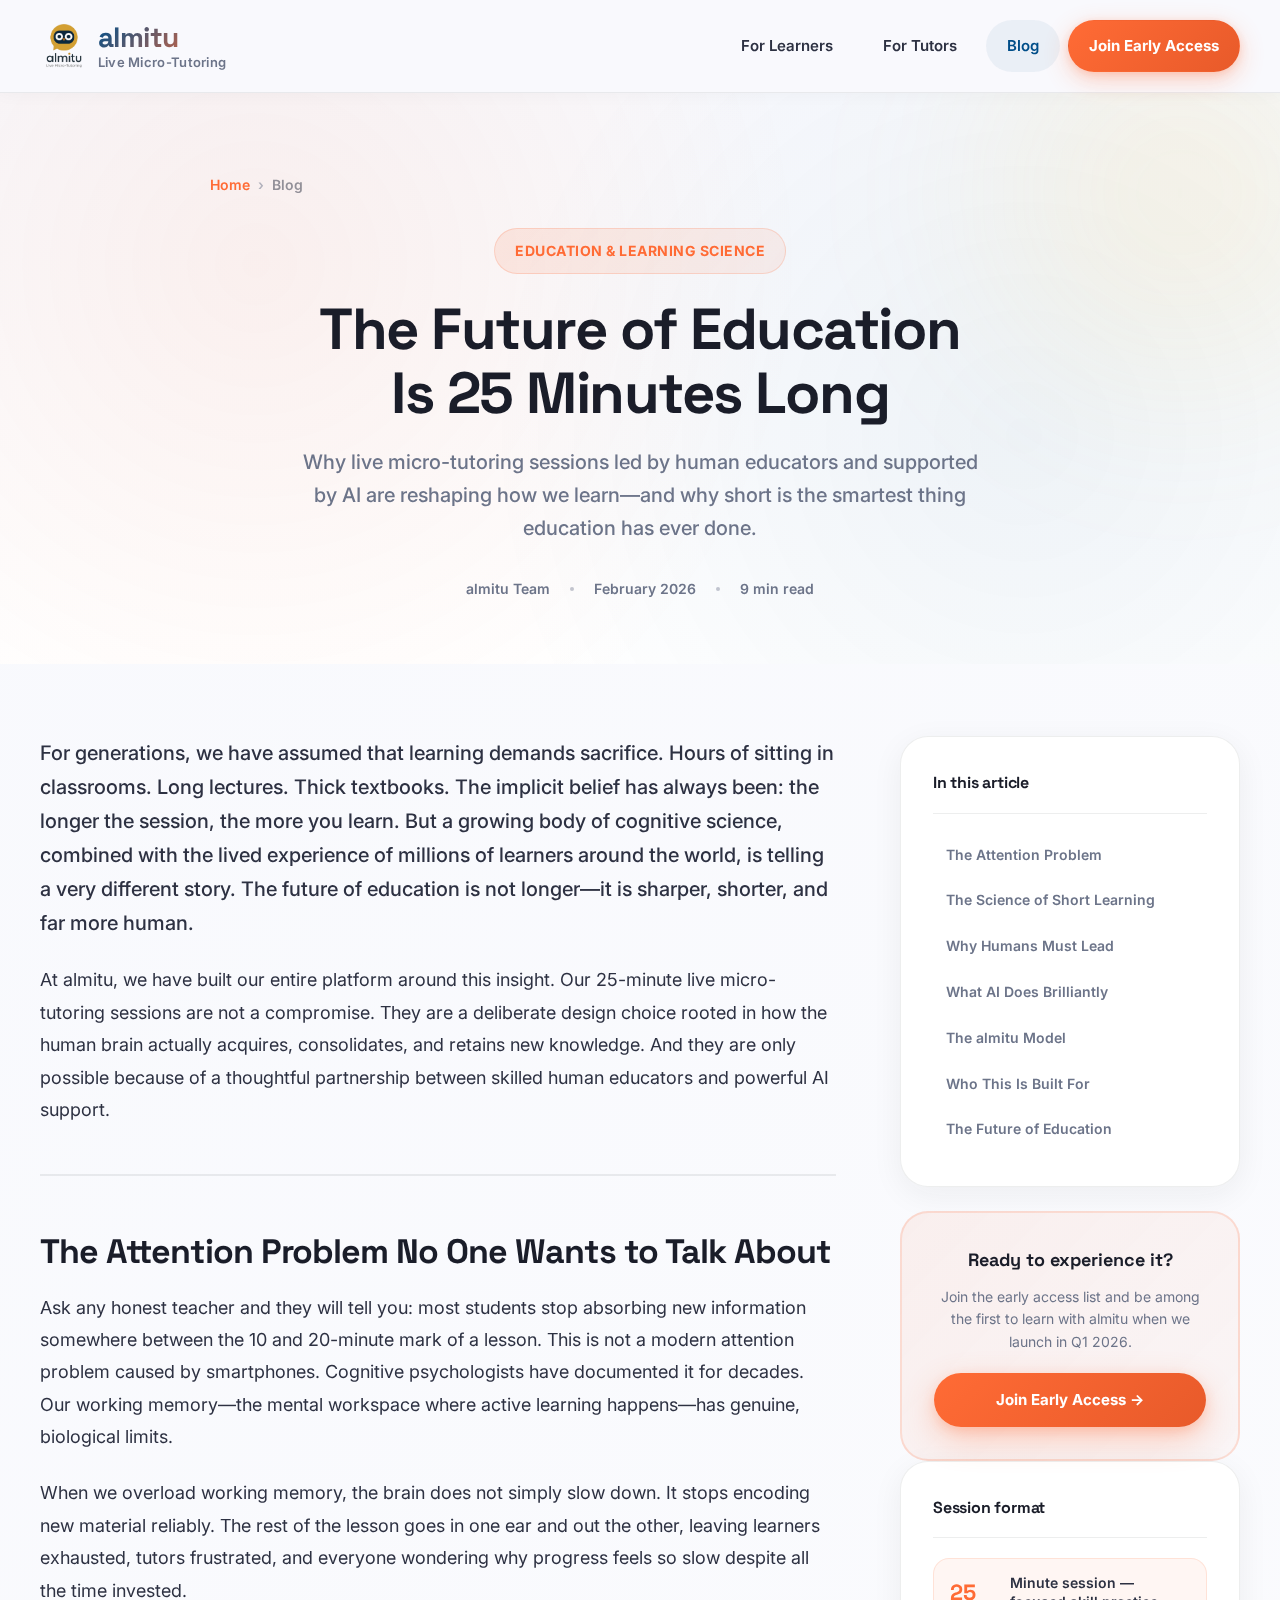
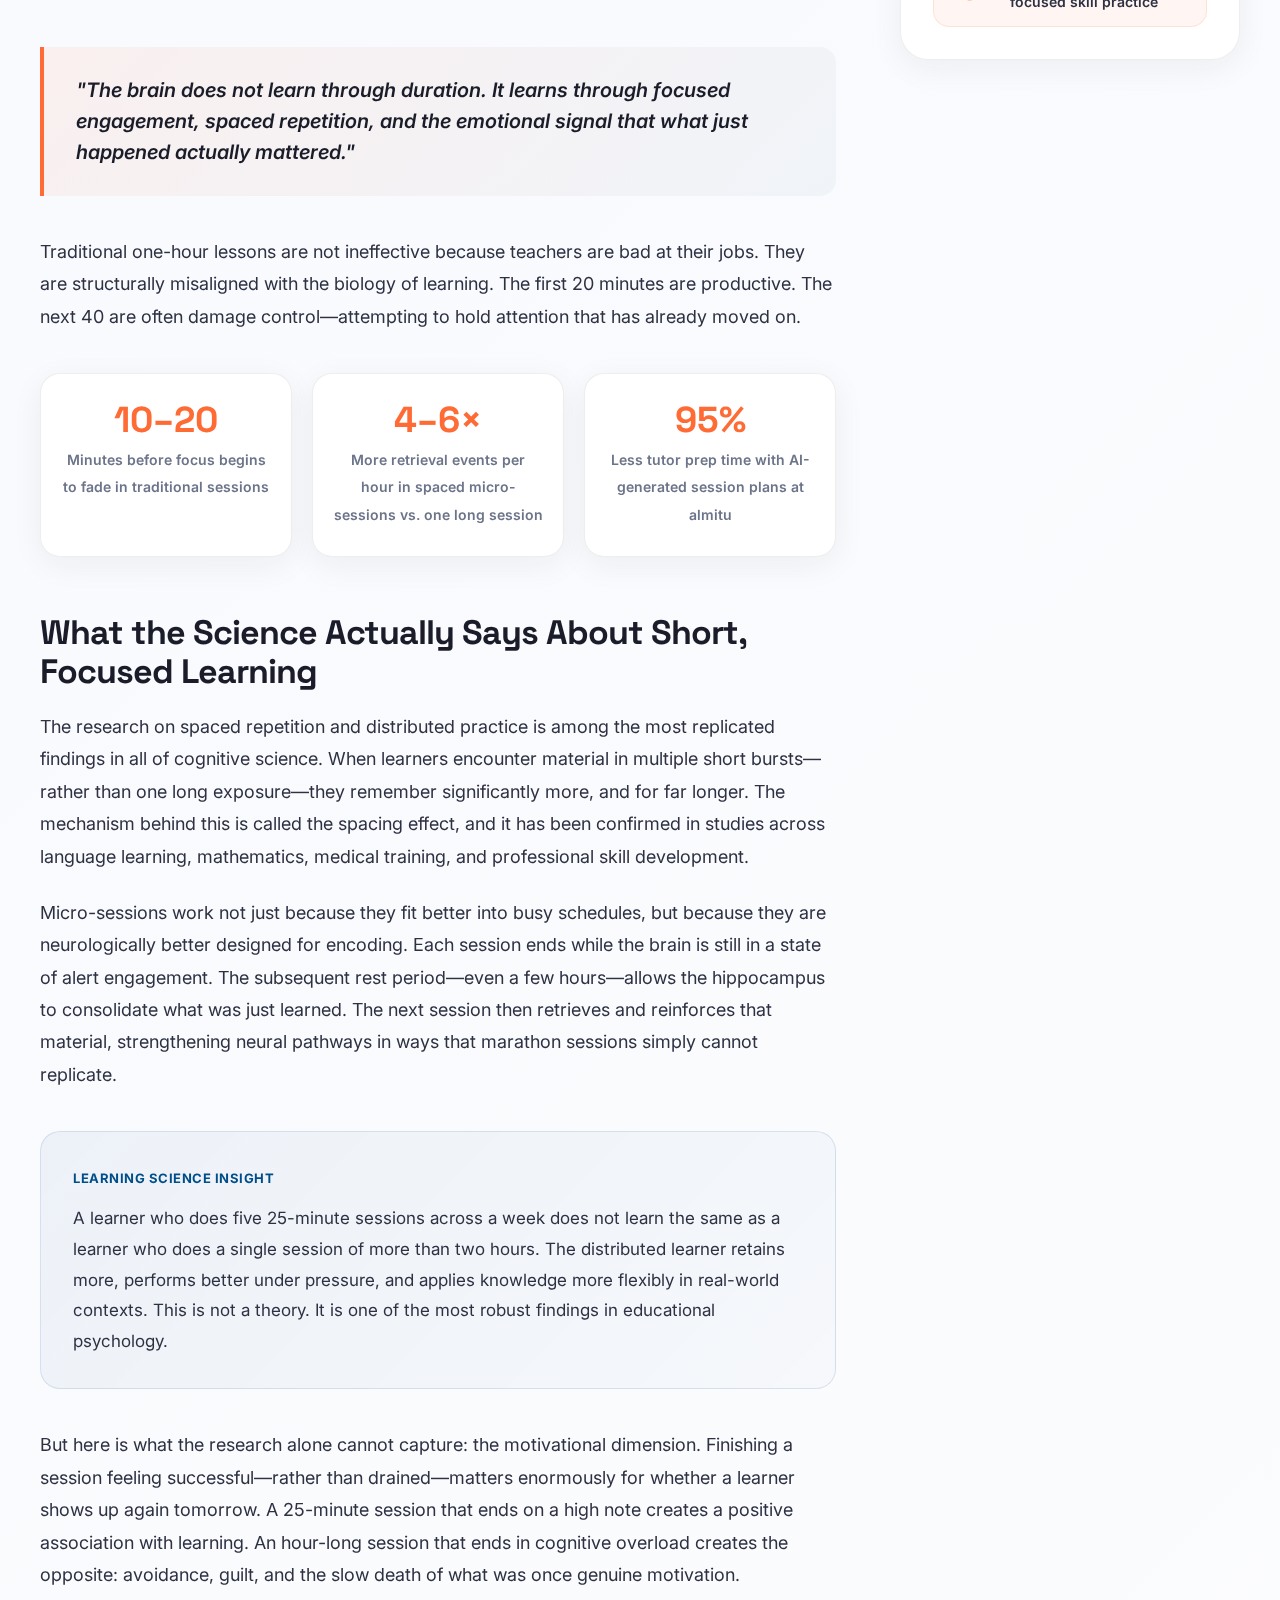
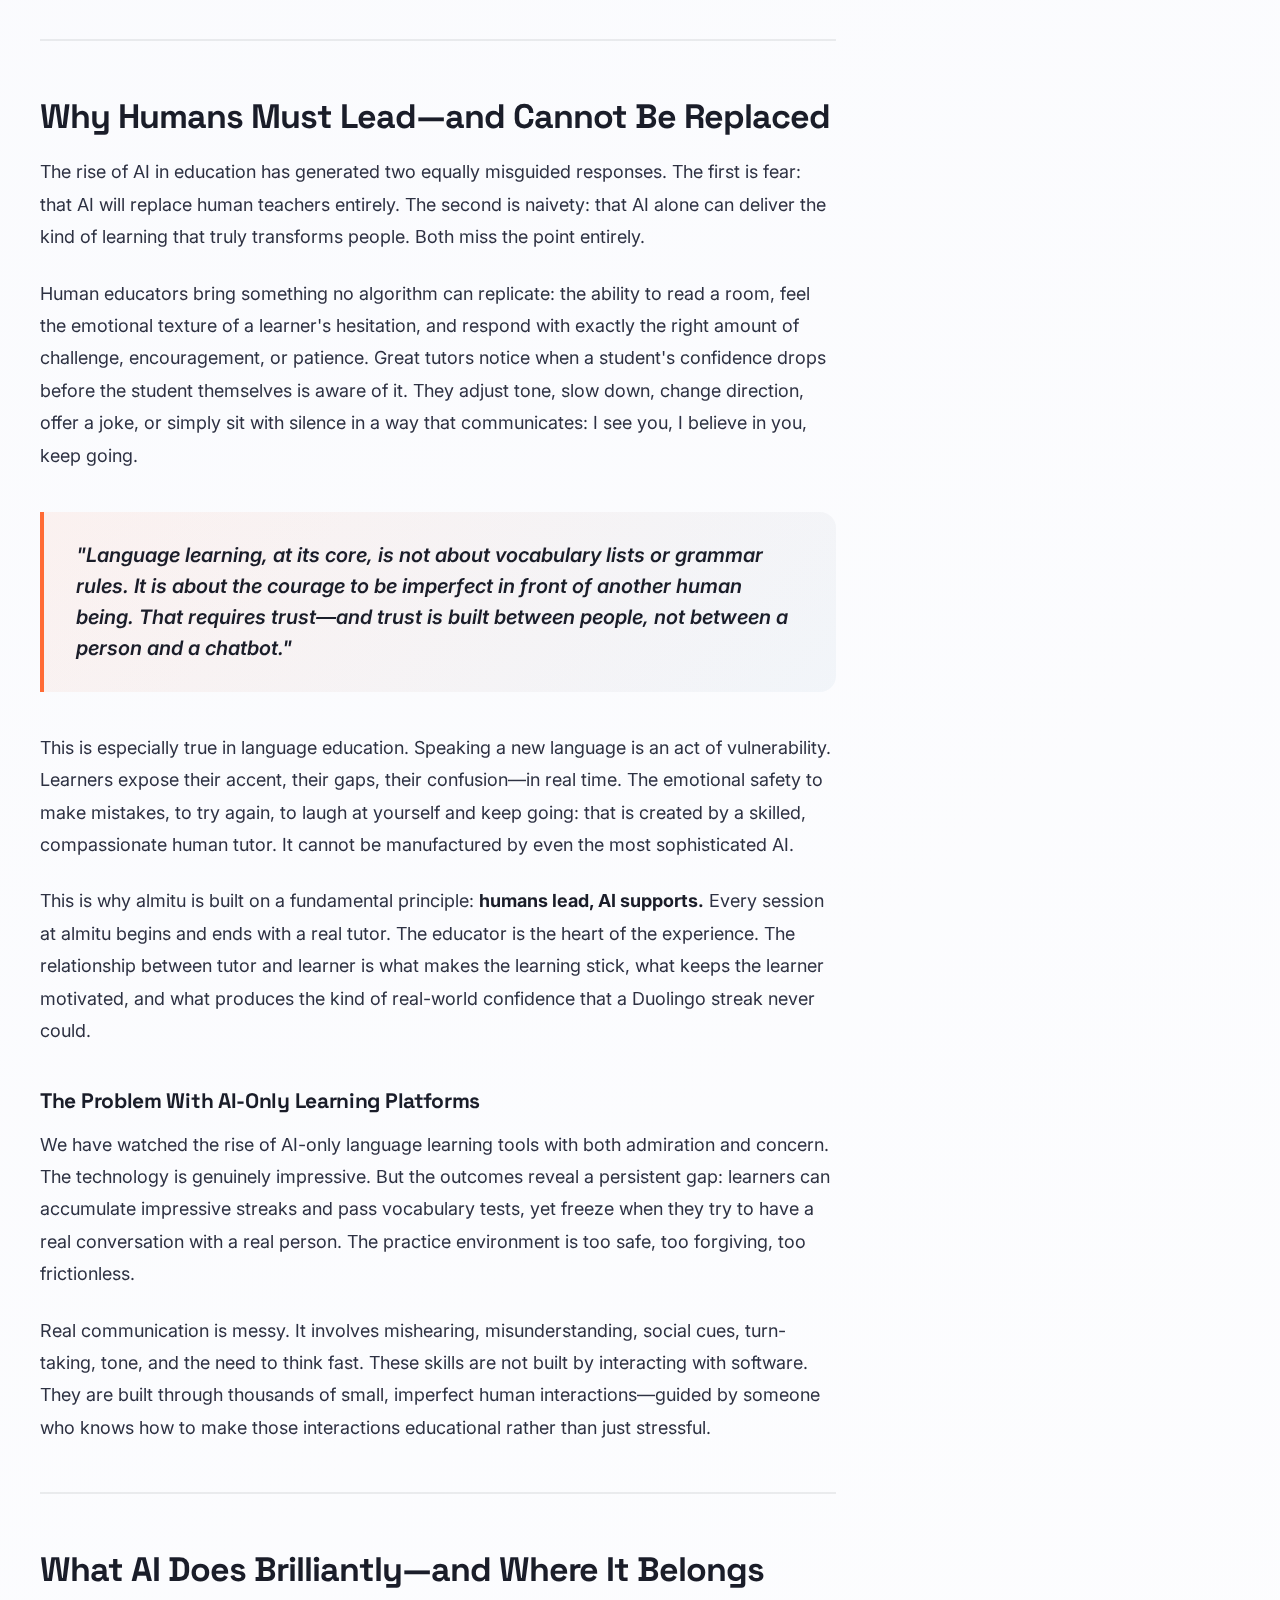
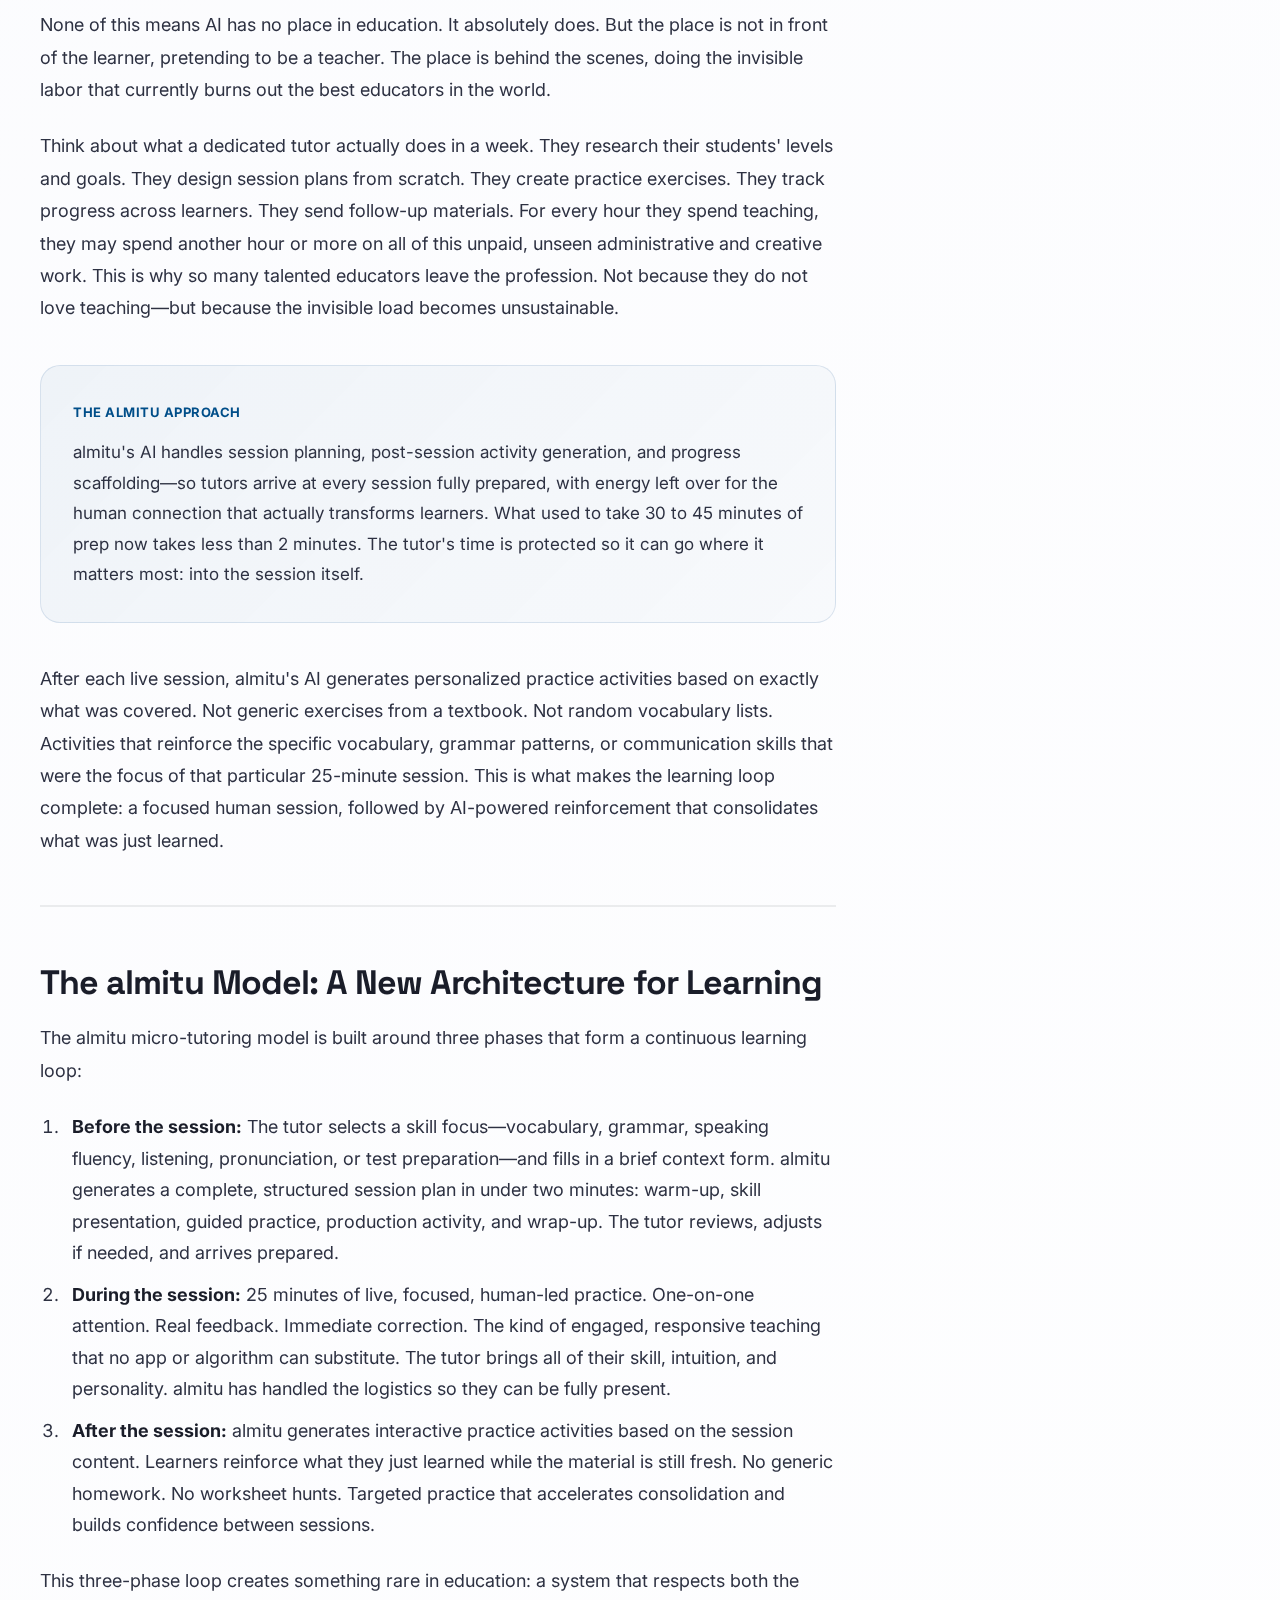
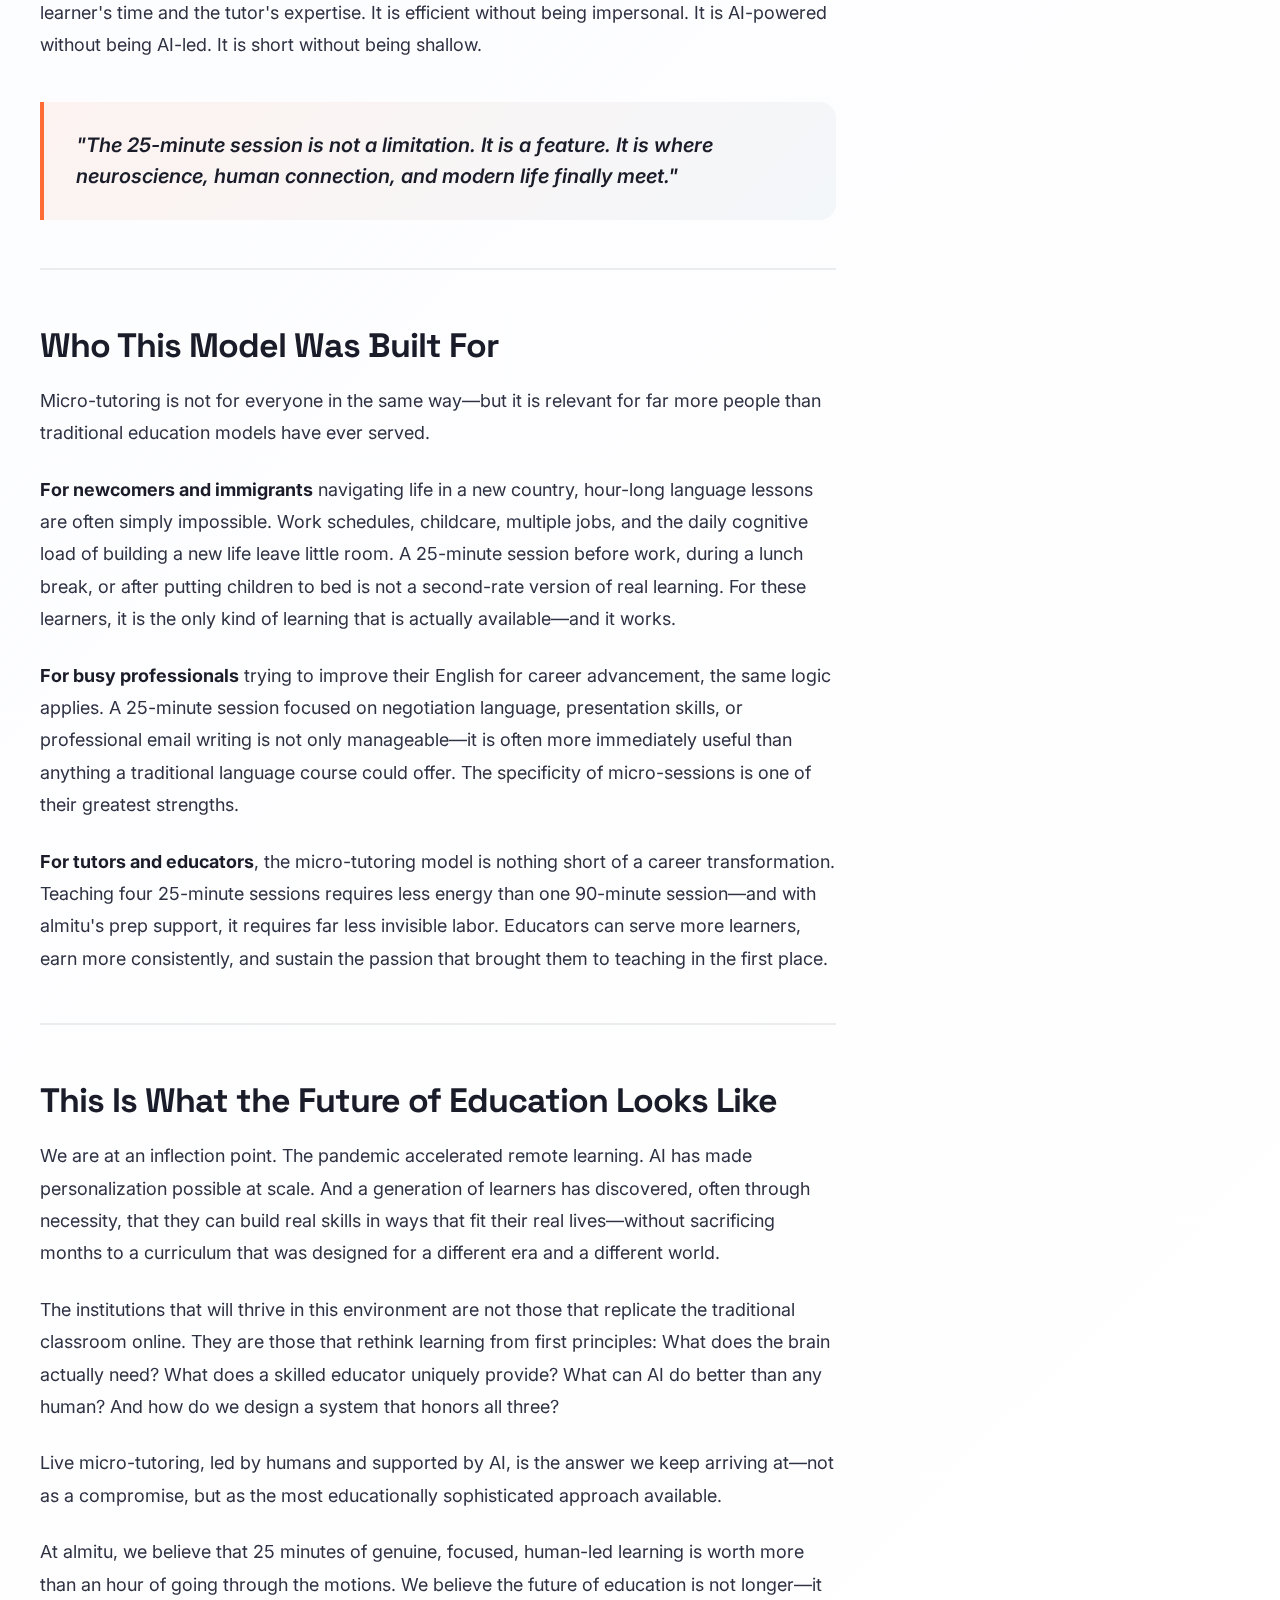
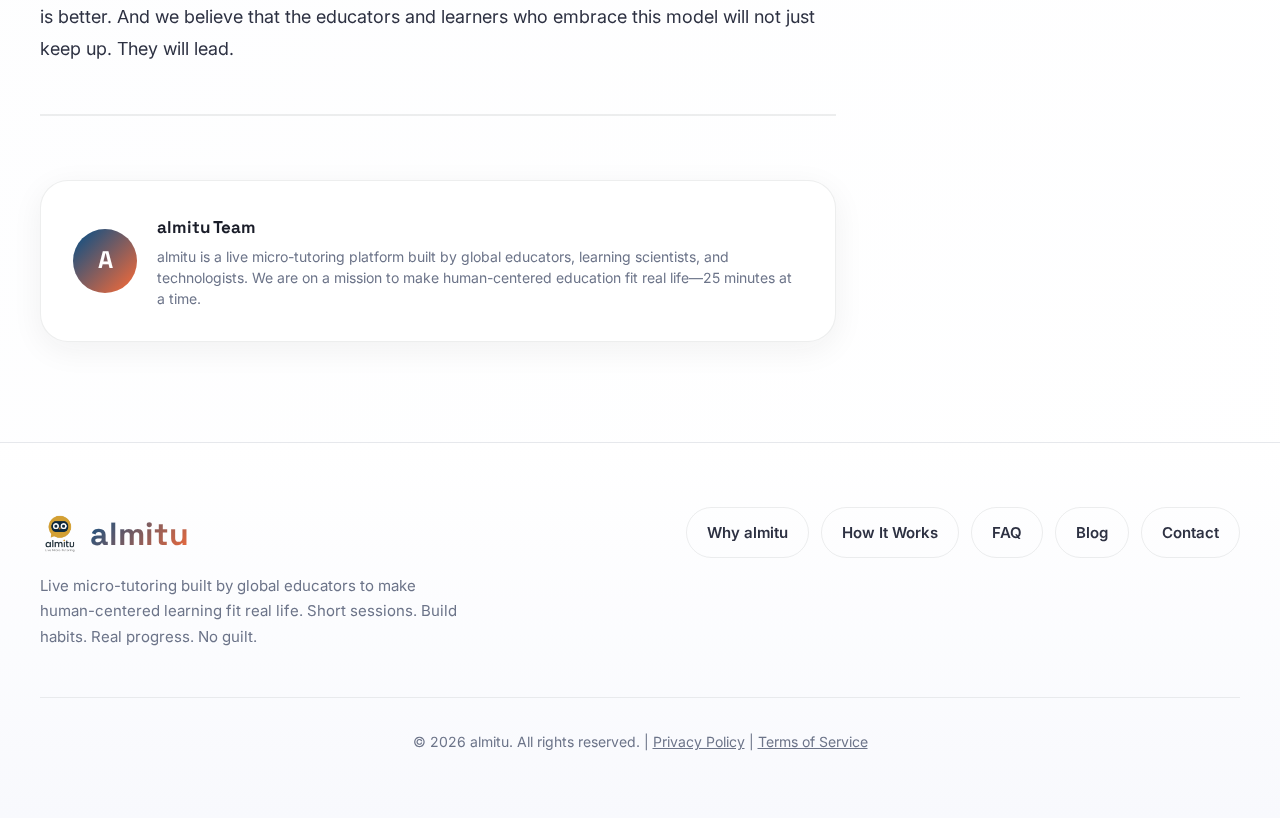
<file: blog.html>
<!doctype html>
<html lang="en">

  <head>
    <meta charset="utf-8">
    <meta name="viewport" content="width=device-width, initial-scale=1">
    <meta http-equiv="X-UA-Compatible" content="IE=edge">
    <title>The Future of Education Is 25 Minutes Long — almitu Blog</title>
    <meta name="description"
      content="Why live 25-minute micro-tutoring sessions—led by real humans and supported by AI—are reshaping the future of education. Read the almitu perspective.">
    <meta name="author" content="almitu">
    <meta name="keywords"
      content="micro-tutoring, live tutoring, AI in education, EdTech, language learning, short sessions, human-led learning, future of education">
    <link rel="canonical" href="https://www.almitu.com/blog">

    <!-- Open Graph / Social Media -->
    <meta property="og:title" content="The Future of Education Is 25 Minutes Long — almitu Blog">
    <meta property="og:description"
      content="Why live micro-tutoring sessions led by humans and supported by AI are reshaping education for the modern world.">
    <meta property="og:type" content="article">
    <meta property="og:url" content="https://www.almitu.com/blog">
    <meta property="og:image" content="https://www.almitu.com/images/og-image.jpg">
    <meta property="og:site_name" content="almitu">

    <!-- Twitter Card -->
    <meta name="twitter:card" content="summary_large_image">
    <meta name="twitter:title" content="The Future of Education Is 25 Minutes Long — almitu Blog">
    <meta name="twitter:description"
      content="Why live micro-tutoring sessions led by humans and supported by AI are reshaping education for the modern world.">
    <meta name="twitter:image" content="https://www.almitu.com/images/twitter-card.jpg">

    <!-- Favicon -->
    <link rel="icon" type="image/x-icon" href="images/favicon/favicon.ico">
    <link rel="icon" type="image/svg+xml" href="images/favicon/favicon.svg">
    <link rel="apple-touch-icon" sizes="180x180" href="images/favicon/apple-touch-icon.png">
    <link rel="icon" type="image/png" sizes="96x96" href="images/favicon/favicon-96x96.png">
    <link rel="manifest" href="images/favicon/site.webmanifest">

    <!-- Fonts -->
    <link rel="preconnect" href="https://fonts.googleapis.com">
    <link rel="preconnect" href="https://fonts.gstatic.com" crossorigin>
    <link
      href="https://fonts.googleapis.com/css2?family=Inter:wght@400;500;600;700;800;900&family=Space+Grotesk:wght@500;600;700&display=swap"
      rel="stylesheet">
    <link rel="stylesheet" href="css/styles.css">

    <style>
      /* Blog-specific styles */
      .blog-hero {
        padding: 80px 0 64px;
        background:
          radial-gradient(circle at 20% 30%, rgba(255, 107, 53, .08), transparent 50%),
          radial-gradient(circle at 80% 60%, rgba(0, 78, 137, .06), transparent 50%),
          linear-gradient(180deg, var(--bg) 0%, #ffffff 100%);
        position: relative;
        overflow: hidden;
      }

      .blog-hero:before {
        content: "";
        position: absolute;
        width: 600px;
        height: 600px;
        background: radial-gradient(circle, rgba(255, 210, 63, .12), transparent 70%);
        top: -200px;
        right: -200px;
        border-radius: 50%;
        filter: blur(60px);
        pointer-events: none;
      }

      .blog-hero-content {
        max-width: 860px;
        margin: 0 auto;
        text-align: center;
        position: relative;
        z-index: 2;
      }

      .blog-meta {
        display: flex;
        align-items: center;
        justify-content: center;
        gap: 20px;
        flex-wrap: wrap;
        margin-top: 32px;
      }

      .blog-meta-item {
        display: flex;
        align-items: center;
        gap: 8px;
        font-size: 14px;
        color: var(--muted);
        font-weight: 600;
      }

      .blog-meta-dot {
        width: 4px;
        height: 4px;
        border-radius: 50%;
        background: var(--muted);
        opacity: .4;
      }

      .article-layout {
        display: grid;
        grid-template-columns: 1fr 340px;
        gap: 64px;
        align-items: start;
        padding: 72px 0 100px;
      }

      .article-body {
        min-width: 0;
      }

      .article-body h2 {
        font-size: clamp(26px, 3.5vw, 34px);
        margin-top: 56px;
        margin-bottom: 20px;
        color: var(--navy);
      }

      .article-body h3 {
        font-size: 21px;
        margin-top: 40px;
        margin-bottom: 14px;
        color: var(--navy);
      }

      .article-body p {
        font-size: 18px;
        line-height: 1.8;
        color: var(--ink);
        margin-bottom: 24px;
      }

      .article-body p:first-child {
        font-size: 20px;
        font-weight: 500;
        color: var(--ink);
        line-height: 1.7;
      }

      .article-body ul,
      .article-body ol {
        margin: 0 0 24px 0;
        padding-left: 24px;
      }

      .article-body li {
        font-size: 18px;
        line-height: 1.75;
        color: var(--ink);
        margin-bottom: 10px;
        padding-left: 8px;
      }

      .article-body strong {
        font-weight: 700;
        color: var(--navy);
      }

      .article-divider {
        border: none;
        border-top: 2px solid var(--line);
        margin: 48px 0;
      }

      .pull-quote {
        background: linear-gradient(135deg, rgba(255, 107, 53, .07), rgba(0, 78, 137, .04));
        border-left: 4px solid var(--primary);
        border-radius: 0 var(--radius-md) var(--radius-md) 0;
        padding: 28px 32px;
        margin: 40px 0;
      }

      .pull-quote p {
        font-size: 20px !important;
        font-weight: 600 !important;
        color: var(--navy) !important;
        font-style: italic;
        line-height: 1.55 !important;
        margin-bottom: 0 !important;
      }

      .stat-callout {
        display: grid;
        grid-template-columns: repeat(3, 1fr);
        gap: 20px;
        margin: 40px 0;
      }

      .stat-callout-item {
        background: var(--card);
        border: 1px solid var(--line);
        border-radius: var(--radius-lg);
        padding: 28px 20px;
        text-align: center;
        box-shadow: var(--shadow);
      }

      .stat-callout-value {
        font-family: "Space Grotesk", sans-serif;
        font-size: 36px;
        font-weight: 800;
        color: var(--primary);
        display: block;
        line-height: 1;
        margin-bottom: 8px;
      }

      .stat-callout-label {
        font-size: 14px;
        color: var(--muted);
        font-weight: 600;
        line-height: 1.4;
      }

      .insight-box {
        background: linear-gradient(135deg, rgba(0, 78, 137, .05), rgba(0, 78, 137, .02));
        border: 1px solid rgba(0, 78, 137, .12);
        border-radius: var(--radius-lg);
        padding: 32px;
        margin: 40px 0;
      }

      .insight-box-label {
        display: inline-flex;
        align-items: center;
        gap: 8px;
        font-size: 13px;
        font-weight: 700;
        color: var(--secondary);
        text-transform: uppercase;
        letter-spacing: .5px;
        margin-bottom: 14px;
      }

      .insight-box p {
        font-size: 17px !important;
        margin-bottom: 0 !important;
        color: var(--ink);
      }

      /* Sidebar */
      .article-sidebar {
        position: sticky;
        top: 100px;
      }

      .sidebar-card {
        background: var(--card);
        border: 1px solid var(--line);
        border-radius: var(--radius-xl);
        padding: 32px;
        box-shadow: var(--shadow);
        margin-bottom: 24px;
      }

      .sidebar-card h4 {
        font-family: "Space Grotesk", sans-serif;
        font-size: 16px;
        font-weight: 700;
        color: var(--navy);
        margin: 0 0 20px;
        padding-bottom: 16px;
        border-bottom: 1px solid var(--line);
        letter-spacing: -.2px;
      }

      .toc-list {
        list-style: none;
        padding: 0;
        margin: 0;
      }

      .toc-list li {
        margin-bottom: 4px;
      }

      .toc-list a {
        display: block;
        padding: 8px 12px;
        border-radius: var(--radius-md);
        font-size: 14px;
        font-weight: 600;
        color: var(--muted);
        transition: all .2s ease;
        border: 1px solid transparent;
      }

      .toc-list a:hover {
        background: rgba(255, 107, 53, .06);
        border-color: rgba(255, 107, 53, .15);
        color: var(--primary);
      }

      .sidebar-cta {
        background: linear-gradient(135deg, rgba(255, 107, 53, .08), rgba(255, 107, 53, .04));
        border: 2px solid rgba(255, 107, 53, .18);
        border-radius: var(--radius-xl);
        padding: 32px;
        text-align: center;
      }

      .sidebar-cta h4 {
        font-family: "Space Grotesk", sans-serif;
        font-size: 18px;
        font-weight: 700;
        color: var(--navy);
        margin: 0 0 10px;
      }

      .sidebar-cta p {
        font-size: 14px;
        color: var(--muted);
        margin-bottom: 20px;
        line-height: 1.6;
      }

      .sidebar-cta .btn {
        width: 100%;
        font-size: 15px;
        padding: 14px 20px;
        justify-content: center;
      }

      .author-card {
        display: flex;
        align-items: center;
        gap: 20px;
        background: var(--card);
        border: 1px solid var(--line);
        border-radius: var(--radius-xl);
        padding: 32px;
        margin-top: 64px;
        box-shadow: var(--shadow);
      }

      .author-avatar {
        width: 64px;
        height: 64px;
        border-radius: 50%;
        background: linear-gradient(135deg, var(--secondary), var(--primary));
        display: grid;
        place-items: center;
        color: #fff;
        font-weight: 800;
        font-size: 24px;
        font-family: "Space Grotesk", sans-serif;
        flex-shrink: 0;
      }

      .author-info h4 {
        font-family: "Space Grotesk", sans-serif;
        font-size: 17px;
        font-weight: 700;
        color: var(--navy);
        margin: 0 0 4px;
      }

      .author-info p {
        font-size: 14px !important;
        color: var(--muted) !important;
        margin: 0 !important;
        line-height: 1.5 !important;
      }

      .blog-nav-breadcrumb {
        display: flex;
        align-items: center;
        gap: 8px;
        font-size: 14px;
        color: var(--muted);
        font-weight: 600;
        margin-bottom: 32px;
      }

      .blog-nav-breadcrumb a {
        color: var(--primary);
        text-decoration: none;
        transition: opacity .2s;
      }

      .blog-nav-breadcrumb a:hover {
        opacity: .75;
      }

      .blog-nav-breadcrumb span {
        color: var(--muted);
        opacity: .5;
      }

      /* Responsive */
      @media (max-width: 1024px) {
        .article-layout {
          grid-template-columns: 1fr;
          gap: 48px;
          padding: 56px 0 80px;
        }

        .article-sidebar {
          position: static;
        }

        .stat-callout {
          grid-template-columns: 1fr;
          gap: 16px;
        }
      }

      @media (max-width: 768px) {
        .blog-hero {
          padding: 60px 0 48px;
        }

        .author-card {
          flex-direction: column;
          text-align: center;
          gap: 16px;
          margin-top: 48px;
        }

        .article-body h2 {
          font-size: 26px;
          margin-top: 40px;
        }

        .article-body p,
        .article-body li {
          font-size: 17px;
        }

        .pull-quote p {
          font-size: 18px !important;
        }

        .stat-callout {
          grid-template-columns: 1fr;
        }
      }
    </style>
  </head>

  <body>
    <!-- Header -->
    <header class="site-header">
      <div class="container">
        <nav class="nav" aria-label="Primary navigation">
          <a class="brand" href="index.html" aria-label="almitu home">
            <img src="images/logo.png" alt="almitu" class="brand-logo">
            <div class="brand-text">
              <div class="name">almitu</div>
              <div class="tag">Live Micro-Tutoring</div>
            </div>
          </a>

          <ul class="nav-links">
            <li><a href="index.html#solution">For Learners</a></li>
            <li><a href="index.html#solution">For Tutors</a></li>
            <li><a href="blog.html" class="active">Blog</a></li>
            <li><a href="https://forms.gle/fEbpuxFvx3N8Rh2eA" target="_blank" rel="noopener noreferrer"
                class="nav-cta">Join Early Access</a></li>
          </ul>
        </nav>
      </div>
    </header>

    <main>
      <!-- Blog Hero -->
      <div class="blog-hero">
        <div class="container">
          <div class="blog-hero-content">
            <div class="blog-nav-breadcrumb">
              <a href="index.html">Home</a>
              <span>›</span>
              <span style="color: var(--ink);">Blog</span>
            </div>
            <span class="kicker">Education & Learning Science</span>
            <h1 style="font-size: clamp(34px, 5.5vw, 58px); margin-bottom: 20px;">
              The Future of Education Is&nbsp;25&nbsp;Minutes&nbsp;Long
            </h1>
            <p style="font-size: 20px; color: var(--muted); max-width: 680px; margin: 0 auto; line-height: 1.65; font-weight: 500;">
              Why live micro-tutoring sessions led by human educators and supported by AI are reshaping how we learn—and why short is the smartest thing education has ever done.
            </p>
            <div class="blog-meta">
              <div class="blog-meta-item">
                <span>almitu Team</span>
              </div>
              <div class="blog-meta-dot"></div>
              <div class="blog-meta-item">
                <span>February 2026</span>
              </div>
              <div class="blog-meta-dot"></div>
              <div class="blog-meta-item">
                <span>9 min read</span>
              </div>
            </div>
          </div>
        </div>
      </div>

      <!-- Article -->
      <div class="container">
        <div class="article-layout">

          <!-- Main Article Body -->
          <article class="article-body">

            <p>
              For generations, we have assumed that learning demands sacrifice. Hours of sitting in classrooms. Long lectures. Thick textbooks. The implicit belief has always been: the longer the session, the more you learn. But a growing body of cognitive science, combined with the lived experience of millions of learners around the world, is telling a very different story. The future of education is not longer—it is sharper, shorter, and far more human.
            </p>

            <p>
              At almitu, we have built our entire platform around this insight. Our 25-minute live micro-tutoring sessions are not a compromise. They are a deliberate design choice rooted in how the human brain actually acquires, consolidates, and retains new knowledge. And they are only possible because of a thoughtful partnership between skilled human educators and powerful AI support.
            </p>

            <hr class="article-divider" id="attention">

            <h2>The Attention Problem No One Wants to Talk About</h2>

            <p>
              Ask any honest teacher and they will tell you: most students stop absorbing new information somewhere between the 10 and 20-minute mark of a lesson. This is not a modern attention problem caused by smartphones. Cognitive psychologists have documented it for decades. Our working memory—the mental workspace where active learning happens—has genuine, biological limits.
            </p>

            <p>
              When we overload working memory, the brain does not simply slow down. It stops encoding new material reliably. The rest of the lesson goes in one ear and out the other, leaving learners exhausted, tutors frustrated, and everyone wondering why progress feels so slow despite all the time invested.
            </p>

            <div class="pull-quote">
              <p>"The brain does not learn through duration. It learns through focused engagement, spaced repetition, and the emotional signal that what just happened actually mattered."</p>
            </div>

            <p>
              Traditional one-hour lessons are not ineffective because teachers are bad at their jobs. They are structurally misaligned with the biology of learning. The first 20 minutes are productive. The next 40 are often damage control—attempting to hold attention that has already moved on.
            </p>

            <div class="stat-callout" id="science">
              <div class="stat-callout-item">
                <span class="stat-callout-value">10–20</span>
                <span class="stat-callout-label">Minutes before focus begins to fade in traditional sessions</span>
              </div>
              <div class="stat-callout-item">
                <span class="stat-callout-value">4–6×</span>
                <span class="stat-callout-label">More retrieval events per hour in spaced micro-sessions vs. one long session</span>
              </div>
              <div class="stat-callout-item">
                <span class="stat-callout-value">95%</span>
                <span class="stat-callout-label">Less tutor prep time with AI-generated session plans at almitu</span>
              </div>
            </div>

            <h2>What the Science Actually Says About Short, Focused Learning</h2>

            <p>
              The research on spaced repetition and distributed practice is among the most replicated findings in all of cognitive science. When learners encounter material in multiple short bursts—rather than one long exposure—they remember significantly more, and for far longer. The mechanism behind this is called the spacing effect, and it has been confirmed in studies across language learning, mathematics, medical training, and professional skill development.
            </p>

            <p>
              Micro-sessions work not just because they fit better into busy schedules, but because they are neurologically better designed for encoding. Each session ends while the brain is still in a state of alert engagement. The subsequent rest period—even a few hours—allows the hippocampus to consolidate what was just learned. The next session then retrieves and reinforces that material, strengthening neural pathways in ways that marathon sessions simply cannot replicate.
            </p>

            <div class="insight-box">
              <div class="insight-box-label">Learning Science Insight</div>
              <p>A learner who does five 25-minute sessions across a week does not learn the same as a learner who does a single session of more than two hours. The distributed learner retains more, performs better under pressure, and applies knowledge more flexibly in real-world contexts. This is not a theory. It is one of the most robust findings in educational psychology.</p>
            </div>

            <p>
              But here is what the research alone cannot capture: the motivational dimension. Finishing a session feeling successful—rather than drained—matters enormously for whether a learner shows up again tomorrow. A 25-minute session that ends on a high note creates a positive association with learning. An hour-long session that ends in cognitive overload creates the opposite: avoidance, guilt, and the slow death of what was once genuine motivation.
            </p>

            <hr class="article-divider" id="human">

            <h2>Why Humans Must Lead—and Cannot Be Replaced</h2>

            <p>
              The rise of AI in education has generated two equally misguided responses. The first is fear: that AI will replace human teachers entirely. The second is naivety: that AI alone can deliver the kind of learning that truly transforms people. Both miss the point entirely.
            </p>

            <p>
              Human educators bring something no algorithm can replicate: the ability to read a room, feel the emotional texture of a learner's hesitation, and respond with exactly the right amount of challenge, encouragement, or patience. Great tutors notice when a student's confidence drops before the student themselves is aware of it. They adjust tone, slow down, change direction, offer a joke, or simply sit with silence in a way that communicates: I see you, I believe in you, keep going.
            </p>

            <div class="pull-quote">
              <p>"Language learning, at its core, is not about vocabulary lists or grammar rules. It is about the courage to be imperfect in front of another human being. That requires trust—and trust is built between people, not between a person and a chatbot."</p>
            </div>

            <p>
              This is especially true in language education. Speaking a new language is an act of vulnerability. Learners expose their accent, their gaps, their confusion—in real time. The emotional safety to make mistakes, to try again, to laugh at yourself and keep going: that is created by a skilled, compassionate human tutor. It cannot be manufactured by even the most sophisticated AI.
            </p>

            <p>
              This is why almitu is built on a fundamental principle: <strong>humans lead, AI supports.</strong> Every session at almitu begins and ends with a real tutor. The educator is the heart of the experience. The relationship between tutor and learner is what makes the learning stick, what keeps the learner motivated, and what produces the kind of real-world confidence that a Duolingo streak never could.
            </p>

            <h3>The Problem With AI-Only Learning Platforms</h3>

            <p>
              We have watched the rise of AI-only language learning tools with both admiration and concern. The technology is genuinely impressive. But the outcomes reveal a persistent gap: learners can accumulate impressive streaks and pass vocabulary tests, yet freeze when they try to have a real conversation with a real person. The practice environment is too safe, too forgiving, too frictionless.
            </p>

            <p>
              Real communication is messy. It involves mishearing, misunderstanding, social cues, turn-taking, tone, and the need to think fast. These skills are not built by interacting with software. They are built through thousands of small, imperfect human interactions—guided by someone who knows how to make those interactions educational rather than just stressful.
            </p>

            <hr class="article-divider" id="ai-role">

            <h2>What AI Does Brilliantly—and Where It Belongs</h2>

            <p>
              None of this means AI has no place in education. It absolutely does. But the place is not in front of the learner, pretending to be a teacher. The place is behind the scenes, doing the invisible labor that currently burns out the best educators in the world.
            </p>

            <p>
              Think about what a dedicated tutor actually does in a week. They research their students' levels and goals. They design session plans from scratch. They create practice exercises. They track progress across learners. They send follow-up materials. For every hour they spend teaching, they may spend another hour or more on all of this unpaid, unseen administrative and creative work. This is why so many talented educators leave the profession. Not because they do not love teaching—but because the invisible load becomes unsustainable.
            </p>

            <div class="insight-box">
              <div class="insight-box-label">The almitu Approach</div>
              <p>almitu's AI handles session planning, post-session activity generation, and progress scaffolding—so tutors arrive at every session fully prepared, with energy left over for the human connection that actually transforms learners. What used to take 30 to 45 minutes of prep now takes less than 2 minutes. The tutor's time is protected so it can go where it matters most: into the session itself.</p>
            </div>

            <p>
              After each live session, almitu's AI generates personalized practice activities based on exactly what was covered. Not generic exercises from a textbook. Not random vocabulary lists. Activities that reinforce the specific vocabulary, grammar patterns, or communication skills that were the focus of that particular 25-minute session. This is what makes the learning loop complete: a focused human session, followed by AI-powered reinforcement that consolidates what was just learned.
            </p>

            <hr class="article-divider" id="model">

            <h2>The almitu Model: A New Architecture for Learning</h2>

            <p>
              The almitu micro-tutoring model is built around three phases that form a continuous learning loop:
            </p>

            <ol>
              <li><strong>Before the session:</strong> The tutor selects a skill focus—vocabulary, grammar, speaking fluency, listening, pronunciation, or test preparation—and fills in a brief context form. almitu generates a complete, structured session plan in under two minutes: warm-up, skill presentation, guided practice, production activity, and wrap-up. The tutor reviews, adjusts if needed, and arrives prepared.</li>
              <li><strong>During the session:</strong> 25 minutes of live, focused, human-led practice. One-on-one attention. Real feedback. Immediate correction. The kind of engaged, responsive teaching that no app or algorithm can substitute. The tutor brings all of their skill, intuition, and personality. almitu has handled the logistics so they can be fully present.</li>
              <li><strong>After the session:</strong> almitu generates interactive practice activities based on the session content. Learners reinforce what they just learned while the material is still fresh. No generic homework. No worksheet hunts. Targeted practice that accelerates consolidation and builds confidence between sessions.</li>
            </ol>

            <p>
              This three-phase loop creates something rare in education: a system that respects both the learner's time and the tutor's expertise. It is efficient without being impersonal. It is AI-powered without being AI-led. It is short without being shallow.
            </p>

            <div class="pull-quote">
              <p>"The 25-minute session is not a limitation. It is a feature. It is where neuroscience, human connection, and modern life finally meet."</p>
            </div>

            <hr class="article-divider" id="who">

            <h2>Who This Model Was Built For</h2>

            <p>
              Micro-tutoring is not for everyone in the same way—but it is relevant for far more people than traditional education models have ever served.
            </p>

            <p>
              <strong>For newcomers and immigrants</strong> navigating life in a new country, hour-long language lessons are often simply impossible. Work schedules, childcare, multiple jobs, and the daily cognitive load of building a new life leave little room. A 25-minute session before work, during a lunch break, or after putting children to bed is not a second-rate version of real learning. For these learners, it is the only kind of learning that is actually available—and it works.
            </p>

            <p>
              <strong>For busy professionals</strong> trying to improve their English for career advancement, the same logic applies. A 25-minute session focused on negotiation language, presentation skills, or professional email writing is not only manageable—it is often more immediately useful than anything a traditional language course could offer. The specificity of micro-sessions is one of their greatest strengths.
            </p>

            <p>
              <strong>For tutors and educators</strong>, the micro-tutoring model is nothing short of a career transformation. Teaching four 25-minute sessions requires less energy than one 90-minute session—and with almitu's prep support, it requires far less invisible labor. Educators can serve more learners, earn more consistently, and sustain the passion that brought them to teaching in the first place.
            </p>

            <hr class="article-divider" id="future">

            <h2>This Is What the Future of Education Looks Like</h2>

            <p>
              We are at an inflection point. The pandemic accelerated remote learning. AI has made personalization possible at scale. And a generation of learners has discovered, often through necessity, that they can build real skills in ways that fit their real lives—without sacrificing months to a curriculum that was designed for a different era and a different world.
            </p>

            <p>
              The institutions that will thrive in this environment are not those that replicate the traditional classroom online. They are those that rethink learning from first principles: What does the brain actually need? What does a skilled educator uniquely provide? What can AI do better than any human? And how do we design a system that honors all three?
            </p>

            <p>
              Live micro-tutoring, led by humans and supported by AI, is the answer we keep arriving at—not as a compromise, but as the most educationally sophisticated approach available.
            </p>

            <p>
              At almitu, we believe that 25 minutes of genuine, focused, human-led learning is worth more than an hour of going through the motions. We believe the future of education is not longer—it is better. And we believe that the educators and learners who embrace this model will not just keep up. They will lead.
            </p>

            <hr class="article-divider">

            <!-- Author Card -->
            <div class="author-card">
              <div class="author-avatar">A</div>
              <div class="author-info">
                <h4>almitu Team</h4>
                <p>almitu is a live micro-tutoring platform built by global educators, learning scientists, and technologists. We are on a mission to make human-centered education fit real life—25 minutes at a time.</p>
              </div>
            </div>

          </article>

          <!-- Sidebar -->
          <aside class="article-sidebar" aria-label="Article navigation and actions">

            <div class="sidebar-card">
              <h4>In this article</h4>
              <ul class="toc-list">
                <li><a href="#attention">The Attention Problem</a></li>
                <li><a href="#science">The Science of Short Learning</a></li>
                <li><a href="#human">Why Humans Must Lead</a></li>
                <li><a href="#ai-role">What AI Does Brilliantly</a></li>
                <li><a href="#model">The almitu Model</a></li>
                <li><a href="#who">Who This Is Built For</a></li>
                <li><a href="#future">The Future of Education</a></li>
              </ul>
            </div>

            <div class="sidebar-cta">
              <h4>Ready to experience it?</h4>
              <p>Join the early access list and be among the first to learn with almitu when we launch in Q1 2026.</p>
              <a class="btn btn-primary" href="https://forms.gle/fEbpuxFvx3N8Rh2eA" target="_blank"
                rel="noopener noreferrer">
                Join Early Access →
              </a>
            </div>

            <div class="sidebar-card" style="margin-top: 0;">
              <h4>Session format</h4>
              <div style="display: flex; flex-direction: column; gap: 12px;">
                <div style="display: flex; align-items: center; gap: 12px; padding: 14px 16px; background: rgba(255,107,53,.06); border: 1px solid rgba(255,107,53,.15); border-radius: var(--radius-md);">
                  <span style="font-family: 'Space Grotesk', sans-serif; font-size: 22px; font-weight: 800; color: var(--primary); min-width: 48px;">25</span>
                  <span style="font-size: 14px; font-weight: 600; color: var(--ink); line-height: 1.4;">Minute session — focused skill practice</span>
                </div>
              </div>
            </div>

          </aside>
        </div>
      </div>
    </main>

    <!-- Footer -->
    <footer>
      <div class="container">
        <div class="footer-grid">
          <div class="footer-left">
            <div class="footer-brand">
              <img src="images/logo.png" alt="almitu" class="footer-logo">
              <span class="footer-brand-text">almitu</span>
            </div>
            <p class="footer-desc">Live micro-tutoring built by global educators to make human-centered learning fit
              real life. Short sessions. Build habits. Real progress. No guilt.</p>
          </div>

          <nav class="footer-links" aria-label="Footer links">
            <a href="index.html#problem">Why almitu</a>
            <a href="index.html#how">How It Works</a>
            <a href="index.html#faq">FAQ</a>
            <a href="blog.html">Blog</a>
            <a href="mailto:hello@almitu.com">Contact</a>
          </nav>
        </div>

        <div style="margin-top:48px; padding-top:32px; border-top:1px solid var(--line); text-align:center;">
          <p style="color:var(--muted); font-size:14px; margin:0;">
            © 2026 almitu. All rights reserved. |
            <a href="/privacy" style="color:var(--muted); text-decoration:underline;">Privacy Policy</a> |
            <a href="/terms" style="color:var(--muted); text-decoration:underline;">Terms of Service</a>
          </p>
        </div>
      </div>
    </footer>

    <script src="js/main.js"></script>
  </body>

</html>
</file>
<file: css/styles.css>
/**
 * almitu - Main Stylesheet
 * Modern EdTech Design System
 * © 2026 almitu
 */

:root {
  /* 2026 Modern EdTech Palette */
  --primary: #FF6B35;
  --primary-dark: #E85A2A;
  --primary-light: #FF8C66;
  --secondary: #004E89;
  --secondary-dark: #003D6B;
  --accent: #FFD23F;
  --success: #06D6A0;
  --navy: #1A1D29;
  --ink: #2D3142;
  --muted: #6C7489;
  --bg: #F8F9FD;
  --card: #FFFFFF;
  --line: rgba(29, 33, 41, .08);
  --shadow: 0 8px 32px rgba(29, 33, 41, .06);
  --shadow-lg: 0 20px 60px rgba(29, 33, 41, .10);
  --shadow-xl: 0 30px 80px rgba(29, 33, 41, .12);
  --radius-xl: 28px;
  --radius-lg: 20px;
  --radius-md: 16px;
  --radius-pill: 999px;
  --container: 1200px;
}

* {
  box-sizing: border-box;
}

html {
  scroll-behavior: smooth;
}

body {
  margin: 0;
  font-family: "Inter", -apple-system, BlinkMacSystemFont, "Segoe UI", sans-serif;
  background: linear-gradient(135deg, #F8F9FD 0%, #FFFFFF 100%);
  color: var(--ink);
  line-height: 1.7;
  -webkit-font-smoothing: antialiased;
  -moz-osx-font-smoothing: grayscale;
}

a {
  color: inherit;
  text-decoration: none;
}

/* Accessibility: Screen reader only content */
.sr-only {
  position: absolute;
  width: 1px;
  height: 1px;
  padding: 0;
  margin: -1px;
  overflow: hidden;
  clip: rect(0, 0, 0, 0);
  white-space: nowrap;
  border-width: 0;
}

/* almitu brand name styling */
.almitu-brand {
  font-weight: 700;
  color: var(--primary);
}

.container {
  width: min(var(--container), calc(100% - 48px));
  margin-inline: auto;
}

/* Header */
.site-header {
  position: sticky;
  top: 0;
  z-index: 100;
  backdrop-filter: blur(16px) saturate(180%);
  background: rgba(248, 249, 253, .92);
  border-bottom: 1px solid var(--line);
  box-shadow: 0 2px 16px rgba(29, 33, 41, .03);
}

.nav {
  display: flex;
  align-items: center;
  justify-content: space-between;
  gap: 24px;
  padding: 20px 0;
}

.brand {
  display: flex;
  align-items: center;
  gap: 12px;
  line-height: 1.1;
}

.brand-logo {
  height: 48px;
  width: auto;
  display: block;
}

.brand-text {
  display: flex;
  flex-direction: column;
}

.brand .name {
  font-family: "Space Grotesk", sans-serif;
  font-weight: 700;
  letter-spacing: -.5px;
  color: var(--navy);
  font-size: 28px;
  background: linear-gradient(135deg, var(--secondary), var(--primary));
  -webkit-background-clip: text;
  -webkit-text-fill-color: transparent;
  background-clip: text;
}

.brand .tag {
  font-size: 13px;
  color: var(--muted);
  font-weight: 600;
  letter-spacing: .3px;
  margin-top: 2px;
}

.nav-links {
  display: flex;
  align-items: center;
  gap: 8px;
  list-style: none;
  padding: 0;
  margin: 0;
}

.nav-links a {
  display: inline-flex;
  align-items: center;
  padding: 12px 20px;
  border-radius: var(--radius-pill);
  font-weight: 600;
  font-size: 15px;
  color: var(--ink);
  text-decoration: none;
  border: 1px solid transparent;
  transition: all .2s cubic-bezier(0.4, 0, 0.2, 1);
}

.nav-links a:hover {
  background: rgba(29, 33, 41, .04);
}

.nav-links a.active {
  background: rgba(0, 78, 137, .06);
  color: var(--secondary);
}

.nav-cta {
  background: linear-gradient(135deg, var(--primary), var(--primary-dark)) !important;
  color: #fff !important;
  box-shadow: 0 8px 24px rgba(255, 107, 53, .30), 0 2px 8px rgba(255, 107, 53, .20);
  font-weight: 700 !important;
}

.nav-cta:hover {
  transform: translateY(-2px);
  box-shadow: 0 12px 32px rgba(255, 107, 53, .35), 0 4px 12px rgba(255, 107, 53, .25);
}

/* Typography */
h1,
h2,
h3 {
  margin: 0 0 16px;
  color: var(--navy);
  letter-spacing: -.5px;
  font-weight: 800;
  font-family: "Space Grotesk", sans-serif;
}

h1 {
  font-size: clamp(40px, 6vw, 64px);
  line-height: 1.1;
  letter-spacing: -1.5px;
}

h2 {
  font-size: clamp(32px, 4.5vw, 48px);
  line-height: 1.15;
  letter-spacing: -1px;
}

h3 {
  font-size: 24px;
  line-height: 1.3;
  letter-spacing: -.3px;
}

p {
  margin: 0;
  color: var(--ink);
  font-size: 17px;
  line-height: 1.7;
}

.muted {
  color: var(--muted);
}

/* Sections */
section {
  padding: 100px 0;
  position: relative;
}

.section-head {
  max-width: 840px;
  margin-bottom: 64px;
  text-align: center;
  margin-inline: auto;
}

.kicker {
  display: inline-flex;
  gap: 8px;
  align-items: center;
  font-weight: 700;
  color: var(--primary);
  background: linear-gradient(135deg, rgba(255, 107, 53, .12), rgba(255, 107, 53, .08));
  border: 1px solid rgba(255, 107, 53, .20);
  padding: 10px 20px;
  border-radius: var(--radius-pill);
  font-size: 14px;
  margin-bottom: 24px;
  letter-spacing: .5px;
  text-transform: uppercase;
}

/* Hero */
.hero {
  padding: 80px 0 120px;
  background:
    radial-gradient(circle at 20% 30%, rgba(255, 107, 53, .08), transparent 50%),
    radial-gradient(circle at 80% 60%, rgba(0, 78, 137, .06), transparent 50%),
    linear-gradient(180deg, var(--bg) 0%, #ffffff 100%);
  position: relative;
  overflow: hidden;
}

.hero:before {
  content: "";
  position: absolute;
  width: 600px;
  height: 600px;
  background: radial-gradient(circle, rgba(255, 210, 63, .15), transparent 70%);
  top: -200px;
  right: -200px;
  border-radius: 50%;
  filter: blur(60px);
  pointer-events: none;
}

.hero-content {
  max-width: 900px;
  margin: 0 auto;
  text-align: center;
  position: relative;
  z-index: 2;
}

.launch-badge {
  display: inline-flex;
  align-items: center;
  gap: 10px;
  padding: 10px 24px;
  border-radius: var(--radius-pill);
  border: 1px solid rgba(6, 214, 160, .25);
  background: linear-gradient(135deg, rgba(6, 214, 160, .12), rgba(6, 214, 160, .08));
  font-weight: 700;
  font-size: 14px;
  color: var(--navy);
  margin-bottom: 32px;
  box-shadow: 0 4px 16px rgba(6, 214, 160, .15);
}

.launch-badge .pulse {
  width: 10px;
  height: 10px;
  border-radius: 50%;
  background: var(--success);
  box-shadow: 0 0 0 0 rgba(6, 214, 160, .7);
  animation: pulse-ring 2s ease-in-out infinite;
}

@keyframes pulse-ring {
  0% {
    box-shadow: 0 0 0 0 rgba(6, 214, 160, .7);
  }

  70% {
    box-shadow: 0 0 0 12px rgba(6, 214, 160, 0);
  }

  100% {
    box-shadow: 0 0 0 0 rgba(6, 214, 160, 0);
  }
}

.hero h1 {
  margin-bottom: 24px;
  background: linear-gradient(135deg, var(--navy), var(--secondary), var(--primary));
  -webkit-background-clip: text;
  -webkit-text-fill-color: transparent;
  background-clip: text;
}

/* change the hero font color if the system prefers dark mode */
@media (prefers-color-scheme: dark) {
  .hero h1 {
    background-color: white;
    -webkit-background-clip: text;
    -webkit-text-fill-color: transparent;
  }
}

.hero-sub {
  font-size: 21px;
  color: var(--ink);
  margin: 0 auto 40px;
  max-width: 680px;
  line-height: 1.6;
  font-weight: 500;
}

.hero-stats {
  display: flex;
  justify-content: center;
  gap: 48px;
  flex-wrap: wrap;
  margin-top: 64px;
}

.stat {
  text-align: center;
}

.stat-value {
  font-size: 40px;
  font-weight: 800;
  color: var(--primary);
  font-family: "Space Grotesk", sans-serif;
  display: block;
  line-height: 1;
  margin-bottom: 8px;
}

.stat-label {
  font-size: 15px;
  color: var(--muted);
  font-weight: 600;
}

/* Buttons */
.cta-row {
  display: flex;
  flex-wrap: wrap;
  gap: 16px;
  margin-top: 40px;
  align-items: center;
  justify-content: center;
}

.btn {
  display: inline-flex;
  align-items: center;
  justify-content: center;
  gap: 12px;
  padding: 18px 36px;
  border-radius: var(--radius-pill);
  font-weight: 700;
  font-size: 17px;
  border: none;
  cursor: pointer;
  transition: all .25s cubic-bezier(0.4, 0, 0.2, 1);
  text-decoration: none;
  user-select: none;
  position: relative;
  overflow: hidden;
}

.btn:before {
  content: "";
  position: absolute;
  inset: 0;
  background: linear-gradient(135deg, rgba(255, 255, 255, .2), transparent);
  opacity: 0;
  transition: opacity .25s ease;
}

.btn:hover:before {
  opacity: 1;
}

.btn-primary {
  background: linear-gradient(135deg, var(--primary), var(--primary-dark));
  color: #fff;
  box-shadow: 0 12px 32px rgba(255, 107, 53, .30), 0 4px 12px rgba(255, 107, 53, .20);
}

.btn-primary:hover {
  transform: translateY(-3px);
  box-shadow: 0 16px 40px rgba(255, 107, 53, .35), 0 6px 16px rgba(255, 107, 53, .25);
}

.btn-primary:active {
  transform: translateY(-1px);
}

.btn-secondary {
  background: rgba(0, 78, 137, .08);
  color: var(--secondary);
  border: 2px solid rgba(0, 78, 137, .20);
}

.btn-secondary:hover {
  background: rgba(0, 78, 137, .12);
  border-color: rgba(0, 78, 137, .30);
  transform: translateY(-2px);
}

/* Cards */
.grid-3 {
  display: grid;
  grid-template-columns: repeat(3, 1fr);
  gap: 24px;
}

.grid-2 {
  display: grid;
  grid-template-columns: repeat(2, 1fr);
  gap: 24px;
}

.card {
  background: var(--card);
  border: 1px solid var(--line);
  border-radius: var(--radius-xl);
  padding: 40px;
  box-shadow: var(--shadow);
  transition: all .3s cubic-bezier(0.4, 0, 0.2, 1);
  position: relative;
  overflow: hidden;
}

.card:before {
  content: "";
  position: absolute;
  top: 0;
  left: 0;
  right: 0;
  height: 4px;
  background: linear-gradient(90deg, var(--primary), var(--accent));
  transform: scaleX(0);
  transform-origin: left;
  transition: transform .3s ease;
}

.card:hover {
  transform: translateY(-8px);
  box-shadow: var(--shadow-lg);
  border-color: rgba(255, 107, 53, .15);
}

.card:hover:before {
  transform: scaleX(1);
}

.card h3 {
  margin-bottom: 16px;
  color: var(--navy);
}

.card p {
  color: var(--ink);
  line-height: 1.7;
  font-size: 16px;
}

.card ul {
  margin: 24px 0 0;
  padding: 0;
  list-style: none;
}

.card li {
  padding: 12px 0 12px 32px;
  position: relative;
  color: var(--ink);
  font-weight: 500;
  font-size: 16px;
  border-bottom: 1px solid rgba(29, 33, 41, .05);
}

.card li:last-child {
  border-bottom: none;
}

.card li:before {
  content: "→";
  position: absolute;
  left: 0;
  color: var(--primary);
  font-weight: 800;
  font-size: 18px;
}

/* Feature Cards with Numbers */
.feature-card {
  position: relative;
  padding-left: 80px;
}

.feature-num {
  position: absolute;
  left: 0;
  top: 0;
  width: 60px;
  height: 60px;
  border-radius: 50%;
  display: grid;
  place-items: center;
  font-weight: 800;
  font-size: 28px;
  background: linear-gradient(135deg, var(--primary), var(--primary-dark));
  color: #fff;
  box-shadow: 0 8px 24px rgba(255, 107, 53, .25);
  font-family: "Space Grotesk", sans-serif;
}

.feature-badge {
  display: inline-flex;
  padding: 6px 16px;
  border-radius: var(--radius-pill);
  background: rgba(0, 78, 137, .08);
  font-weight: 700;
  font-size: 13px;
  color: var(--secondary);
  margin-bottom: 12px;
  text-transform: uppercase;
  letter-spacing: .5px;
}

/* Comparison Table */
.comparison-wrap {
  background: var(--card);
  border: 1px solid var(--line);
  border-radius: var(--radius-xl);
  overflow: hidden;
  box-shadow: var(--shadow-lg);
}

.comparison-table {
  width: 100%;
  border-collapse: collapse;
}

.comparison-table thead {
  background: linear-gradient(135deg, rgba(0, 78, 137, .06), rgba(0, 78, 137, .03));
}

.comparison-table th {
  padding: 24px;
  text-align: left;
  font-weight: 800;
  color: var(--navy);
  border-bottom: 2px solid var(--line);
  font-size: 17px;
  font-family: "Space Grotesk", sans-serif;
}

.comparison-table th.highlight {
  background: linear-gradient(135deg, rgba(255, 107, 53, .12), rgba(255, 107, 53, .08));
  color: var(--primary);
  position: relative;
}

.comparison-table th.highlight:after {
  content: "⚡";
  position: absolute;
  right: 24px;
  top: 50%;
  transform: translateY(-50%);
  font-size: 20px;
}

.comparison-table td {
  padding: 20px 24px;
  border-bottom: 1px solid var(--line);
  color: var(--ink);
  font-weight: 500;
  font-size: 16px;
}

.comparison-table tr:last-child td {
  border-bottom: none;
}

.comparison-table td:first-child {
  color: var(--muted);
  font-weight: 600;
}

.comparison-table .yes {
  color: var(--success);
  font-weight: 700;
}

.comparison-table .no {
  color: var(--muted);
}

/* Testimonials */
.testimonials {
  display: grid;
  grid-template-columns: repeat(auto-fit, minmax(280px, 1fr));
  gap: 24px;
  margin-top: 48px;
}

.testimonial {
  background: var(--card);
  border: 1px solid var(--line);
  border-radius: var(--radius-xl);
  padding: 36px;
  box-shadow: var(--shadow);
  transition: all .3s cubic-bezier(0.4, 0, 0.2, 1);
  position: relative;
}

.testimonial:before {
  content: "“";
  position: absolute;
  top: 24px;
  right: 24px;
  font-size: 80px;
  font-family: Georgia, serif;
  color: rgba(255, 107, 53, .08);
  line-height: 1;
}

.testimonial:hover {
  transform: translateY(-4px);
  box-shadow: var(--shadow-lg);
}

.testimonial .quote {
  font-size: 16px;
  line-height: 1.7;
  color: var(--ink);
  font-weight: 500;
  margin-bottom: 24px;
  font-style: italic;
  position: relative;
  z-index: 1;
}

.testimonial .author {
  display: flex;
  align-items: center;
  gap: 16px;
  padding-top: 20px;
  border-top: 1px solid var(--line);
}

.testimonial .avatar {
  width: 52px;
  height: 52px;
  border-radius: 50%;
  background: linear-gradient(135deg, var(--primary), var(--accent));
  display: grid;
  place-items: center;
  color: #fff;
  font-weight: 800;
  font-size: 20px;
  font-family: "Space Grotesk", sans-serif;
  flex-shrink: 0;
}

.testimonial .info {
  flex: 1;
}

.testimonial .name {
  font-weight: 700;
  color: var(--navy);
  font-size: 16px;
  margin-bottom: 4px;
}

.testimonial .role {
  font-size: 14px;
  color: var(--muted);
  font-weight: 500;
}

/* FAQ */
.faq-list {
  max-width: 900px;
  margin: 0 auto;
}

.faq-item {
  background: var(--card);
  border: 1px solid var(--line);
  border-radius: var(--radius-lg);
  margin-bottom: 16px;
  overflow: hidden;
  transition: all .2s ease;
}

.faq-item:hover {
  border-color: rgba(255, 107, 53, .20);
}

.faq-question {
  width: 100%;
  text-align: left;
  padding: 24px 28px;
  background: transparent;
  border: none;
  font: inherit;
  font-weight: 700;
  color: var(--navy);
  cursor: pointer;
  display: flex;
  justify-content: space-between;
  align-items: center;
  font-size: 17px;
  transition: all .2s ease;
}

.faq-question:hover {
  background: rgba(255, 107, 53, .03);
}

.faq-question .icon {
  font-size: 24px;
  color: var(--primary);
  transition: transform .3s cubic-bezier(0.4, 0, 0.2, 1);
  font-weight: 400;
}

.faq-item.active .faq-question .icon {
  transform: rotate(180deg);
}

.faq-answer {
  max-height: 0;
  overflow: hidden;
  transition: max-height .4s cubic-bezier(0.4, 0, 0.2, 1);
}

.faq-item.active .faq-answer {
  max-height: 600px;
}

.faq-answer-content {
  padding: 0 28px 28px;
  color: var(--ink);
  line-height: 1.7;
  font-size: 16px;
}

/* CTA Cards */
.cta-cards {
  display: grid;
  grid-template-columns: 1fr 1fr;
  gap: 32px;
  margin-top: 64px;
}

.cta-card {
  background: linear-gradient(135deg, rgba(255, 107, 53, .04), rgba(255, 107, 53, .02));
  border: 2px solid rgba(255, 107, 53, .15);
  border-radius: var(--radius-xl);
  padding: 56px 40px;
  text-align: center;
  transition: all .3s cubic-bezier(0.4, 0, 0.2, 1);
  position: relative;
  overflow: hidden;
}

.cta-card:before {
  content: "";
  position: absolute;
  inset: 0;
  background: linear-gradient(135deg, var(--primary), var(--accent));
  opacity: 0;
  transition: opacity .3s ease;
}

.cta-card:hover {
  transform: translateY(-8px);
  box-shadow: var(--shadow-xl);
  border-color: var(--primary);
}

.cta-card:hover:before {
  opacity: .03;
}

.cta-card h3 {
  margin-bottom: 16px;
  position: relative;
  z-index: 1;
  font-size: 28px;
}

.cta-card p {
  margin-bottom: 28px;
  color: var(--muted);
  position: relative;
  z-index: 1;
  font-size: 16px;
}

.cta-card .btn {
  position: relative;
  z-index: 1;
}

/* Footer */
footer {
  padding: 64px 0;
  border-top: 1px solid var(--line);
  background: linear-gradient(180deg, #ffffff 0%, var(--bg) 100%);
}

.footer-grid {
  display: flex;
  align-items: flex-start;
  justify-content: space-between;
  gap: 40px;
  flex-wrap: wrap;
}

.footer-left {
  max-width: 420px;
}

.footer-brand {
  display: flex;
  align-items: center;
  gap: 12px;
  margin-bottom: 12px;
}

.footer-logo {
  height: 40px;
  width: auto;
  display: block;
}

.footer-brand-text {
  font-family: "Space Grotesk", sans-serif;
  font-weight: 700;
  font-size: 32px;
  background: linear-gradient(135deg, var(--secondary), var(--primary));
  -webkit-background-clip: text;
  -webkit-text-fill-color: transparent;
  background-clip: text;
}

/* if the system is dark mode */
@media (prefers-color-scheme: dark) {
  .footer-brand-text {
    background-color: white;
    -webkit-background-clip: text;
    -webkit-text-fill-color: transparent;
  }
}

.footer-desc {
  color: var(--muted);
  line-height: 1.7;
  font-size: 15px;
}

.footer-links {
  display: flex;
  gap: 12px;
  flex-wrap: wrap;
  font-weight: 600;
}

.footer-links a {
  padding: 12px 20px;
  border-radius: var(--radius-pill);
  border: 1px solid var(--line);
  text-decoration: none;
  transition: all .2s ease;
  color: var(--ink);
  font-size: 15px;
}

.footer-links a:hover {
  background: rgba(255, 107, 53, .06);
  border-color: rgba(255, 107, 53, .20);
  color: var(--primary);
}

/* Accessibility */
.sr-only {
  position: absolute;
  width: 1px;
  height: 1px;
  padding: 0;
  margin: -1px;
  overflow: hidden;
  clip: rect(0, 0, 0, 0);
  white-space: nowrap;
  border: 0;
}

/* Responsive */
@media (max-width: 1024px) {
  section {
    padding: 80px 0;
  }

  .hero {
    padding: 60px 0 100px;
  }

  .grid-3 {
    grid-template-columns: 1fr;
  }

  .grid-2 {
    grid-template-columns: 1fr;
  }

  .cta-cards {
    grid-template-columns: 1fr;
  }

  .hero-stats {
    gap: 32px;
  }
}

@media (max-width: 768px) {
  .container {
    width: calc(100% - 32px);
  }

  section {
    padding: 64px 0;
  }

  .hero {
    padding: 48px 0 80px;
  }

  .card {
    padding: 32px 24px;
  }

  .testimonial {
    padding: 28px 24px;
  }

  .nav-links li:not(:last-child) {
    display: none;
  }

  h1 {
    font-size: 36px;
  }

  h2 {
    font-size: 32px;
  }

  h3 {
    font-size: 22px;
  }

  .hero-sub {
    font-size: 18px;
  }

  .stat-value {
    font-size: 32px;
  }

  .feature-card {
    padding-left: 0;
    padding-top: 80px;
    text-align: center;
  }

  .feature-num {
    left: 50%;
    transform: translateX(-50%);
  }

  .feature-badge {
    display: block;
  }

  .comparison-wrap {
    overflow-x: auto;
  }

  .comparison-table {
    min-width: 600px;
  }
}

@media (max-width: 480px) {
  .cta-row {
    flex-direction: column;
    width: 100%;
  }

  .btn {
    width: 100%;
  }
}
</file>
